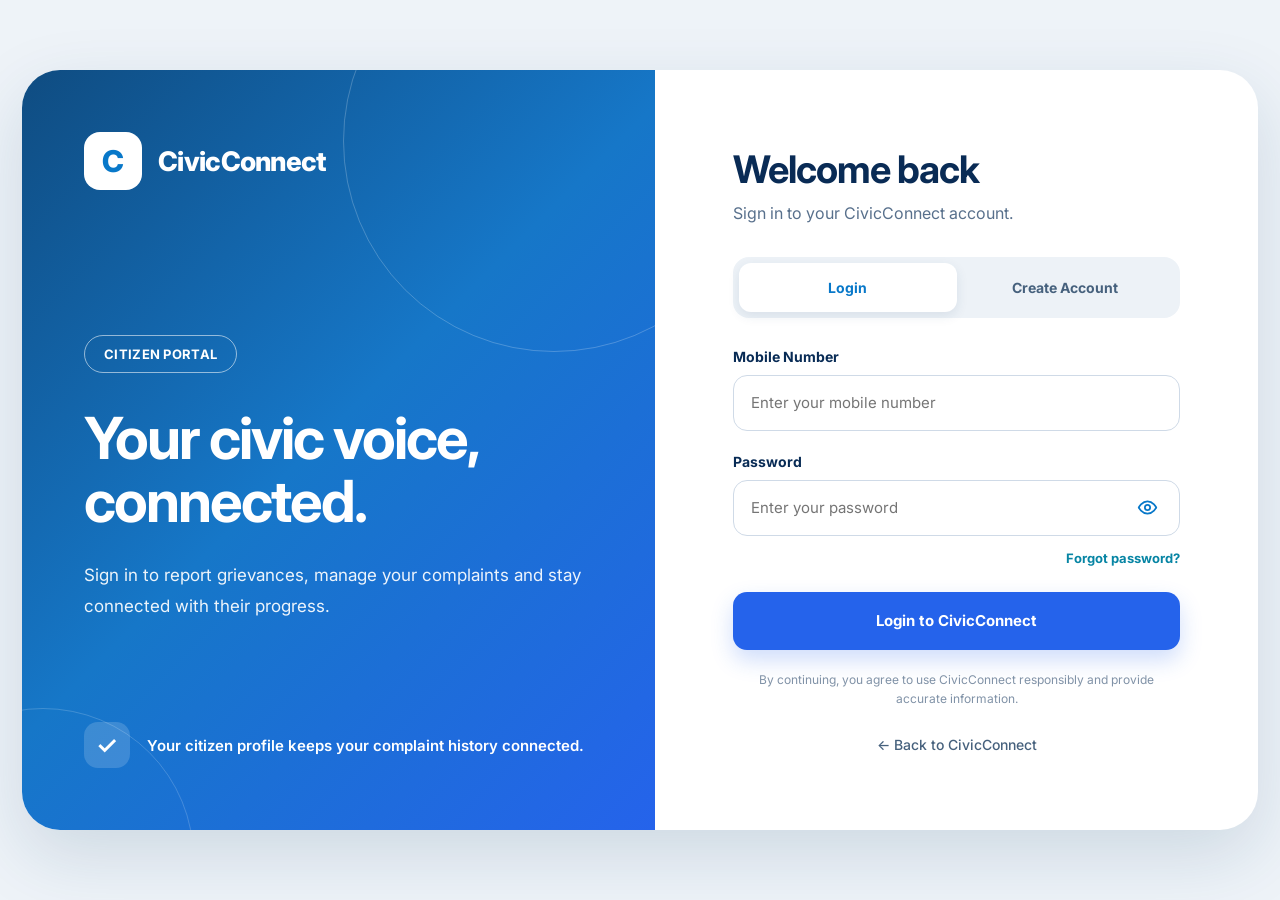
<file: CivicConnect_Final_Submission/index.html>
<!DOCTYPE html>
<html lang="en">

<head>
    <meta charset="UTF-8">
    <meta name="viewport" content="width=device-width, initial-scale=1.0">

    <title>CivicConnect - Smart Citizen Services</title>

    <link rel="preconnect" href="https://fonts.googleapis.com">
    <link rel="preconnect" href="https://fonts.gstatic.com" crossorigin>

    <link
        href="https://fonts.googleapis.com/css2?family=Inter:wght@400;500;600;700;800&display=swap"
        rel="stylesheet">

    <link rel="stylesheet" href="style.css">

    <!-- =====================================================
     LOGIN PROTECTION
     ===================================================== -->
<script>
    const civicLoggedIn =
        sessionStorage.getItem("civicconnectLoggedIn");

    if (civicLoggedIn !== "true") {
        window.location.replace("login.html");
    }
</script>

</head>

<body>

    <!-- ================= NAVBAR ================= -->

    <header class="navbar">

        <div class="logo">
            <div class="logo-icon">C</div>
            <span>CivicConnect</span>
        </div>

        <nav>
            <a href="#" class="active">Home</a>
            <a href="#report">Report Issue</a>
            <a href="#track">Track Complaint</a>
            <a href="citizen-profile.html">CITIZEN PROFILE</a>
        </nav>

    </header>


    <!-- ================= HERO ================= -->

    <section class="hero">

        <div class="hero-content">

            <div class="badge">
                Smart Governance • Citizen Services
            </div>

            <h1>
                Your Voice.<br>
                <span>Your Community. Better.</span>
            </h1>

            <p>
                Report civic issues clearly, provide the right
                information, and track your complaint from
                submission to resolution.
            </p>

            <div class="hero-buttons">

                <a href="#report" class="btn btn-primary">
                    Report an Issue
                </a>

                <a href="#track" class="btn btn-secondary">
                    Track Complaint
                </a>

            </div>

        </div>

    </section>


    <!-- ================= HOW IT WORKS ================= -->

    <section class="section">

        <div class="section-heading">

            <span class="section-label">
                HOW IT WORKS
            </span>

            <h2>
                Report. Track. Improve.
            </h2>

            <p>
                CivicConnect gives citizens a simple way to
                raise and follow civic concerns.
            </p>

        </div>


        <div class="feature-grid">

            <div class="feature-card">

                <div class="feature-number">
                    01
                </div>

                <div class="feature-icon">
                    📝
                </div>

                <h3>
                    Report
                </h3>

                <p>
                    Submit your grievance with accurate
                    details and location information.
                </p>

            </div>


            <div class="feature-card">

                <div class="feature-number">
                    02
                </div>

                <div class="feature-icon">
                    🔎
                </div>

                <h3>
                    Track
                </h3>

                <p>
                    Use your unique complaint ID to check
                    the latest status.
                </p>

            </div>


            <div class="feature-card">

                <div class="feature-number">
                    03
                </div>

                <div class="feature-icon">
                    ✓
                </div>

                <h3>
                    Improve
                </h3>

                <p>
                    Transparent reporting helps connect
                    citizens with civic action.
                </p>

            </div>

        </div>

    </section>


    <!-- ================= REPORT ================= -->

    <section class="section report-section" id="report">

        <div class="section-heading">

            <span class="section-label">
                REPORT A GRIEVANCE
            </span>

            <h2>
                Tell us what needs attention.
            </h2>

            <p>
                Provide accurate information so your grievance
                can be understood and routed appropriately.
            </p>

        </div>


        <div class="form-container">

            <form id="complaintForm">

                <!-- ================= CITIZEN ================= -->

                <div class="form-section-title">
                    Citizen Details
                </div>


                <div class="form-row">

                    <div class="form-group">

                        <label for="citizenName">
                            Citizen Name
                            <span class="required">*</span>
                        </label>

                        <input
                            type="text"
                            id="citizenName"
                            placeholder="Enter your full name"
                            required
                        >

                    </div>


                    <div class="form-group">

                        <label for="phone">
                            Phone Number
                            <span class="required">*</span>
                        </label>

                        <input
                            type="tel"
                            id="phone"
                            placeholder="Enter 10-digit mobile number"
                            maxlength="10"
                            inputmode="numeric"
                            required
                        >

                    </div>

                </div>


                <!-- ================= IDENTITY ================= -->

                <div class="form-group">

                    <label for="aadhaar">
                        Aadhaar Number
                        <span class="required">*</span>
                    </label>

                    <input
                        type="text"
                        id="aadhaar"
                        placeholder="Enter 12-digit Aadhaar number"
                        maxlength="12"
                        inputmode="numeric"
                        required
                    >

                    <small class="field-hint">
                        Used only as a citizen identity reference in this prototype.
                        Your full Aadhaar number will not be displayed in complaint tracking.
                    </small>

                </div>


                <!-- ================= LOCATION ================= -->

                <div class="form-section-title">
                    Location Details
                </div>


                <div class="form-row">

                    <div class="form-group">

                        <label for="district">
                            District
                            <span class="required">*</span>
                        </label>

                        <select id="district" required>

                            <option value="">
                                Select your district
                            </option>

                            <option>Ariyalur</option>
                            <option>Chengalpattu</option>
                            <option>Chennai</option>
                            <option>Coimbatore</option>
                            <option>Cuddalore</option>
                            <option>Dharmapuri</option>
                            <option>Dindigul</option>
                            <option>Erode</option>
                            <option>Kallakurichi</option>
                            <option>Kanchipuram</option>
                            <option>Kanniyakumari</option>
                            <option>Karur</option>
                            <option>Krishnagiri</option>
                            <option>Madurai</option>
                            <option>Mayiladuthurai</option>
                            <option>Nagapattinam</option>
                            <option>Namakkal</option>
                            <option>Nilgiris</option>
                            <option>Perambalur</option>
                            <option>Pudukkottai</option>
                            <option>Ramanathapuram</option>
                            <option>Ranipet</option>
                            <option>Salem</option>
                            <option>Sivaganga</option>
                            <option>Tenkasi</option>
                            <option>Thanjavur</option>
                            <option>Theni</option>
                            <option>Thiruvallur</option>
                            <option>Thiruvarur</option>
                            <option>Thoothukudi</option>
                            <option>Tiruchirappalli</option>
                            <option>Tirunelveli</option>
                            <option>Tirupattur</option>
                            <option>Tiruppur</option>
                            <option>Tiruvannamalai</option>
                            <option>Vellore</option>
                            <option>Viluppuram</option>
                            <option>Virudhunagar</option>

                        </select>

                    </div>


                    <div class="form-group">

                        <label>
                            Area Type
                            <span class="required">*</span>
                        </label>

                        <div class="radio-group">

                            <label class="radio-option">

                                <input
                                    type="radio"
                                    name="areaType"
                                    value="Urban"
                                    required
                                >

                                <span>Urban</span>

                            </label>


                            <label class="radio-option">

                                <input
                                    type="radio"
                                    name="areaType"
                                    value="Rural"
                                >

                                <span>Rural</span>

                            </label>

                        </div>

                    </div>

                </div>


                <!-- ================= RURAL ================= -->

                <div
                    id="ruralFields"
                    class="conditional-section hidden"
                >

                    <div class="form-row">

                        <div class="form-group">

                            <label for="block">
                                Block
                                <span class="required">*</span>
                            </label>

                            <input
                                type="text"
                                id="block"
                                placeholder="Enter your Block"
                            >

                        </div>


                        <div class="form-group">

                            <label for="panchayat">
                                Panchayat
                                <span class="required">*</span>
                            </label>

                            <input
                                type="text"
                                id="panchayat"
                                placeholder="Enter your Panchayat"
                            >

                        </div>

                    </div>

                </div>


                <!-- ================= URBAN ================= -->

                <div
                    id="urbanFields"
                    class="conditional-section hidden"
                >

                    <div class="form-row">

                        <div class="form-group">

                            <label for="municipality">
                                Municipality / Corporation
                                <span class="required">*</span>
                            </label>

                            <input
                                type="text"
                                id="municipality"
                                placeholder="Enter Municipality / Corporation"
                            >

                        </div>


                        <div class="form-group">

                            <label for="wardNumber">
                                Ward Number
                                <span class="required">*</span>
                            </label>

                            <select id="wardNumber">

                                <option value="">
                                    Select Ward
                                </option>

                                <option>Ward 1</option>
                                <option>Ward 2</option>
                                <option>Ward 3</option>
                                <option>Ward 4</option>
                                <option>Ward 5</option>
                                <option>Ward 6</option>
                                <option>Ward 7</option>
                                <option>Ward 8</option>
                                <option>Ward 9</option>
                                <option>Ward 10</option>
                                <option>Ward 11</option>
                                <option>Ward 12</option>
                                <option>Ward 13</option>
                                <option>Ward 14</option>
                                <option>Ward 15</option>
                                <option>Ward 16</option>
                                <option>Ward 17</option>
                                <option>Ward 18</option>
                                <option>Ward 19</option>
                                <option>Ward 20</option>

                            </select>

                        </div>

                    </div>

                </div>


                <!-- ================= EXACT LOCATION ================= -->

                <div class="form-group">

                    <label for="location">
                        Area / Exact Location
                        <span class="required">*</span>
                    </label>

                    <input
                        type="text"
                        id="location"
                        placeholder="Street, area, landmark or exact location"
                        required
                    >

                    <small class="field-hint">
                        Later this can be enhanced with geo-tagging / map location.
                    </small>

                </div>


                <!-- ================= GRIEVANCE TYPE ================= -->

                <div class="form-section-title">
                    Grievance Type
                </div>


                <div class="problem-type-group">

                    <label class="problem-radio">

                        <input
                            type="radio"
                            name="problemType"
                            value="Civic Grievance"
                        >

                        <div>

                            <strong>
                                Civic Grievance
                            </strong>

                            <span>
                                Local public and civic issues
                            </span>

                        </div>

                    </label>


                    <label class="problem-radio">

                        <input
                            type="radio"
                            name="problemType"
                            value="Grievance Petition"
                        >

                        <div>

                            <strong>
                                Grievance Petition
                            </strong>

                            <span>
                                District-level administrative grievances
                            </span>

                        </div>

                    </label>

                </div>


                <!-- ================= CIVIC GRIEVANCE ================= -->

                <div
                    id="civicGrievanceFields"
                    class="conditional-section hidden"
                >

                    <div class="form-group">

                        <label for="category">
                            Civic Grievance
                            <span class="required">*</span>
                        </label>

                        <select id="category">

                            <option value="">
                                Select your civic grievance
                            </option>

                            <option value="Potholes and broken roads">
                                Potholes and broken roads
                            </option>

                            <option value="Garbage and waste management">
                                Garbage and waste management
                            </option>

                            <option value="Streetlight failures">
                                Streetlight failures
                            </option>

                            <option value="Water supply issues">
                                Water supply issues
                            </option>

                            <option value="Sewage overflow and drainage">
                                Sewage overflow and drainage
                            </option>

                            <option value="Stray animal menace">
                                Stray animal menace
                            </option>

                            <option value="Encroachments">
                                Encroachments
                            </option>

                            <option value="Property tax and documentation errors">
                                Property tax and documentation errors
                            </option>

                            <option value="Mosquito breeding and public health">
                                Mosquito breeding and public health
                            </option>

                            <option value="Public parks and amenity neglect">
                                Public parks and amenity neglect
                            </option>

                            <option value="Illegal parking and traffic bottlenecks">
                                Illegal parking and traffic bottlenecks
                            </option>

                            <option value="Air and noise pollution">
                                Air and noise pollution
                            </option>

                            <option value="Broken footpaths and sidewalks">
                                Broken footpaths and sidewalks
                            </option>

                            <option value="Unauthorized tree cutting">
                                Unauthorized tree cutting
                            </option>

                            <option value="Waterlogging and flooding">
                                Waterlogging and flooding
                            </option>

                            <option value="Defective public CCTV cameras">
                                Defective public CCTV cameras
                            </option>

                            <option value="Unsafe or dilapidated buildings">
                                Unsafe or dilapidated buildings
                            </option>

                            <option value="Illegal hoardings and banners">
                                Illegal hoardings and banners
                            </option>

                            <option value="Food safety and hygiene violations">
                                Food safety and hygiene violations
                            </option>

                            <option value="Delays in birth and death registration">
                                Delays in birth and death registration
                            </option>

                        </select>

                    </div>

                </div>


                <!-- ================= GRIEVANCE PETITION ================= -->

                <div
                    id="petitionFields"
                    class="conditional-section hidden"
                >

                    <div class="form-group">

                        <label for="petitionSubject">
                            Grievance Petition
                            <span class="required">*</span>
                        </label>

                        <select id="petitionSubject">

                            <option value="">
                                Select your grievance petition
                            </option>

                            <option value="Patta Transfer and Land Record Disputes">
                                Patta Transfer and Land Record Disputes
                            </option>

                            <option value="Delay in Welfare Pension Disbursal">
                                Delay in Welfare Pension Disbursal (Old Age, Widow, or Disability Pensions)
                            </option>

                            <option value="Lack of Drinking Water and Basic Civic Infrastructure">
                                Lack of Drinking Water and Basic Civic Infrastructure
                            </option>

                            <option value="Illegal Encroachment on Government Lands or Water Bodies">
                                Illegal Encroachment on Government Lands or Water Bodies
                            </option>

                            <option value="Delay in Issuing Community, Income, or Nativity Certificates">
                                Delay in Issuing Community, Income, or Nativity Certificates
                            </option>

                            <option value="Ration Card Deletions, Additions, and PDS Shop Irregularities">
                                Ration Card Deletions, Additions, and PDS Shop Irregularities
                            </option>

                            <option value="Delayed Payments or Non-Allocation of MGNREGA Work">
                                Delayed Payments or Non-Allocation of MGNREGA Work
                            </option>

                            <option value="Applications for Free Housing Site Patta (Kudiyiruppu Patta)">
                                Applications for Free Housing Site Patta (Kudiyiruppu Patta)
                            </option>

                            <option value="Requests for Financial Assistance, Subsidized Loans, or Scholarships">
                                Requests for Financial Assistance, Subsidized Loans, or Scholarships
                            </option>

                            <option value="Appeals Against Inaction by Local Taluk or Panchayat Officials">
                                Appeals Against Inaction by Local Taluk or Panchayat Officials
                            </option>

                            <option value="Crop Damage Compensation and Weather Insurance Claims">
                                Crop Damage Compensation and Weather Insurance Claims
                            </option>

                            <option value="Pollution and Environmental Violations by Local Industries">
                                Pollution and Environmental Violations by Local Industries
                            </option>

                            <option value="Illegal Sand Mining or Soil Excavation">
                                Illegal Sand Mining or Soil Excavation
                            </option>

                            <option value="Request for Rehabilitation or Relocation Due to Natural Disasters">
                                Request for Rehabilitation or Relocation Due to Natural Disasters
                            </option>

                            <option value="Non-Functional or Damaged Streetlights and Transformers">
                                Non-Functional or Damaged Streetlights and Transformers
                            </option>

                            <option value="Stray Animal Menace and Public Health Safety Failures">
                                Stray Animal Menace and Public Health Safety Failures
                            </option>

                            <option value="Illegal Exploitation and Deepening of Groundwater Resources">
                                Illegal Exploitation and Deepening of Groundwater Resources
                            </option>

                            <option value="Inadequate Public Transportation and Missing Bus Routes">
                                Inadequate Public Transportation and Missing Bus Routes
                            </option>

                            <option value="Medical Negligence or Poor Facilities at Government Hospitals">
                                Medical Negligence or Poor Facilities at Government Hospitals
                            </option>

                            <option value="Arbitrary Fee Hikes or Admission Denials by Private Educational Institutions">
                                Arbitrary Fee Hikes or Admission Denials by Private Educational Institutions
                            </option>

                        </select>

                    </div>

                </div>


                <!-- ================= DESCRIPTION ================= -->

                <div class="form-section-title">
                    Complaint Details
                </div>


                <div class="form-group">

                    <label for="description">
                        Problem Description
                        <span class="required">*</span>
                    </label>

                    <textarea
                        id="description"
                        placeholder="Describe the problem clearly..."
                        minlength="10"
                        required
                    ></textarea>

                    <small class="field-hint">
                        Description is mandatory. Please provide at least 10 characters.
                    </small>

                </div>


                <!-- ================= EVIDENCE ================= -->

                <div class="form-group">

                    <label for="evidence">
                        Supporting Evidence
                    </label>

                    <div class="upload-box">

                        <input
                            type="file"
                            id="evidence"
                            accept="image/*,.pdf"
                            multiple
                        >

                        <div class="upload-content">

                            <div class="upload-icon">
                                📎
                            </div>

                            <strong>
                                Add photo or document
                            </strong>

                            <span>
                                JPG, PNG or PDF
                            </span>

                        </div>

                    </div>


                    <div
                        id="filePreview"
                        class="file-preview"
                    ></div>

                </div>


                <!-- ================= SUBMIT ================= -->

                <button
                    type="submit"
                    class="btn btn-primary submit-btn"
                >
                    Submit Complaint
                </button>

            </form>


            <!-- ================= SUCCESS ================= -->

            <div
                id="successMessage"
                class="success-message hidden"
            >

                <div class="success-icon">
                    ✓
                </div>

                <h3>
                    Complaint Submitted Successfully
                </h3>

                <p>
                    Your complaint ID is
                </p>

                <div
                    id="generatedId"
                    class="complaint-id"
                >
                    CC001
                </div>

                <p class="success-note">
                    Save this ID to track your complaint.
                </p>

                <button
                    type="button"
                    class="btn btn-secondary"
                    onclick="resetComplaintForm()"
                >
                    Submit Another Complaint
                </button>

            </div>

        </div>

    </section>


    <!-- ================= TRACK ================= -->

    <section
        class="section track-section"
        id="track"
    >

        <div class="section-heading">

            <span class="section-label">
                TRACK COMPLAINT
            </span>

            <h2>
                Know where your complaint stands.
            </h2>

            <p>
                Enter your complaint ID to view its latest status.
            </p>

        </div>


        <div class="tracking-card">

            <div class="tracking-input">

                <input
                    type="text"
                    id="trackingId"
                    placeholder="Enter Complaint ID e.g. CC001"
                    autocomplete="off"
                >

                <button
                    type="button"
                    class="btn btn-primary"
                    onclick="trackComplaint()"
                >
                    Track Complaint
                </button>

            </div>


            <div
                id="trackingError"
                class="error hidden"
            ></div>


            <div
                id="trackingResult"
                class="tracking-result hidden"
            >

                <div class="tracking-header">

                    <div>

                        <span class="result-label">
                            COMPLAINT ID
                        </span>

                        <h3 id="displayTrackingId">
                            CC001
                        </h3>

                    </div>


                    <span
                        id="statusBadge"
                        class="status-badge"
                    >
                        Submitted
                    </span>

                </div>


                <div class="status-line">

                    <div class="status-step">

                        <div class="step-circle">
                            1
                        </div>

                        <div class="status-line-item">
                            Submitted
                        </div>

                    </div>


                    <div class="status-step">

                        <div class="step-circle">
                            2
                        </div>

                        <div class="status-line-item">
                            In Progress
                        </div>

                    </div>


                    <div class="status-step">

                        <div class="step-circle">
                            3
                        </div>

                        <div class="status-line-item">
                            Resolved
                        </div>

                    </div>

                </div>

            </div>


            <p class="sample-note">
                Example: CC001
            </p>

        </div>

    </section>


    <!-- ================= FOOTER ================= -->

    <footer>

        <div class="footer-content">

            <div class="footer-brand">

                <div class="logo">

                    <div class="logo-icon">
                        C
                    </div>

                    <span>
                        CivicConnect
                    </span>

                </div>

                <p>
                    Smart citizen services for a more
                    connected community.
                </p>

            </div>


            <div class="footer-links">

                <a href="#">
                    Home
                </a>

                <a href="#report">
                    Report Issue
                </a>

                <a href="#track">
                    Track Complaint
                </a>

            </div>

        </div>


        <div class="footer-bottom">

            <span>
                © 2026 CivicConnect
            </span>

            <span>
                Built for smarter civic participation.
            </span>

        </div>

    </footer>


    <script src="script.js"></script>

</body>

</html>
</file>
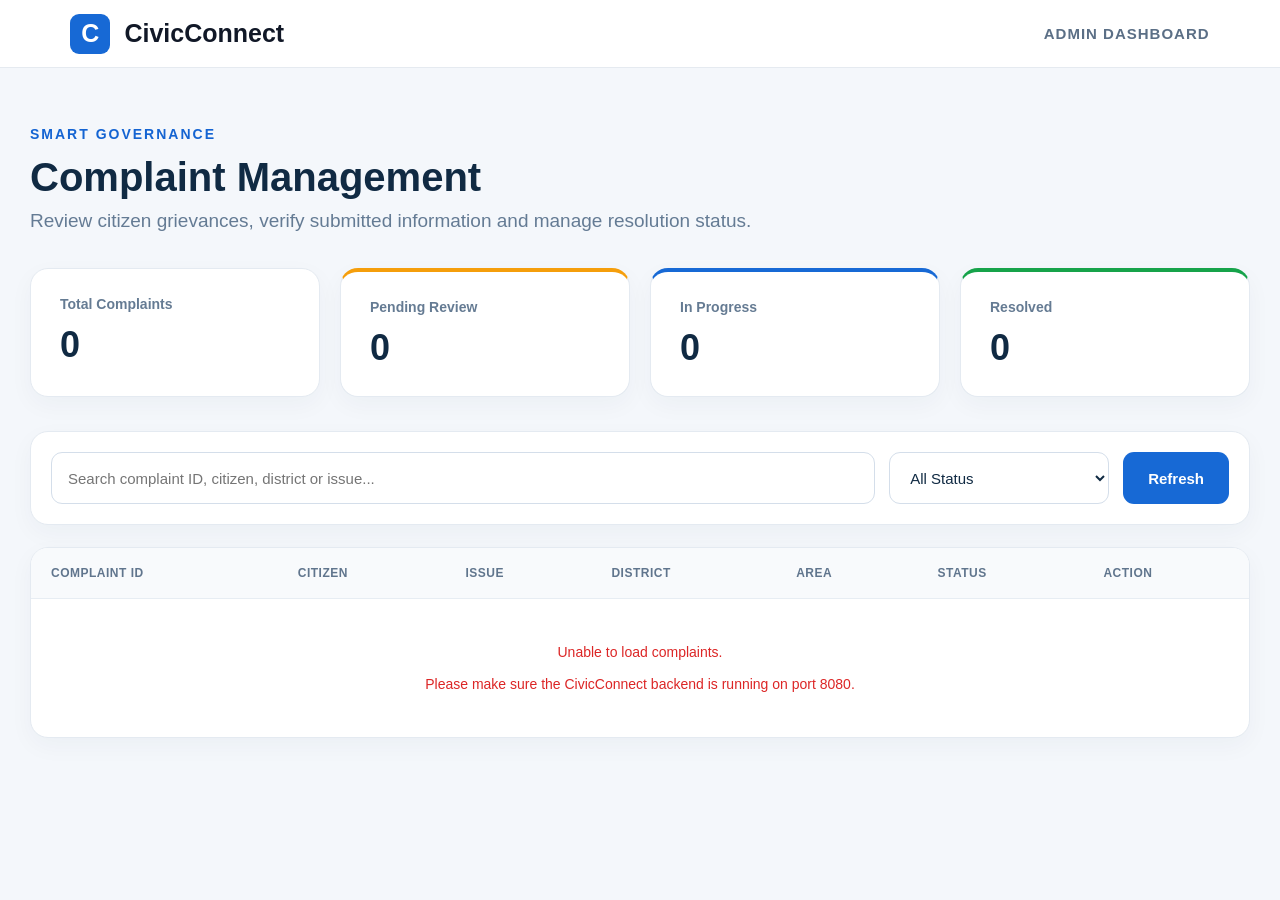
<file: admin.html>
<!DOCTYPE html>
<html lang="en">

<head>
    <meta charset="UTF-8">
    <meta name="viewport" content="width=device-width, initial-scale=1.0">

    <title>CivicConnect - Admin Dashboard</title>

    <style>
        * {
            box-sizing: border-box;
            margin: 0;
            padding: 0;
        }

        body {
            font-family: Arial, Helvetica, sans-serif;
            background: #f4f7fb;
            color: #102a43;
        }

        /* ================= HEADER ================= */

        header {
            height: 68px;
            background: #ffffff;
            border-bottom: 1px solid #e5eaf0;
            display: flex;
            align-items: center;
            justify-content: space-between;
            padding: 0 5.5%;
        }

        .brand {
            display: flex;
            align-items: center;
            gap: 14px;
            font-size: 25px;
            font-weight: 700;
            color: #111827;
        }

        .brand-icon {
            width: 40px;
            height: 40px;
            background: #1769d5;
            color: white;
            border-radius: 9px;
            display: flex;
            align-items: center;
            justify-content: center;
            font-size: 25px;
            font-weight: 700;
        }

        .admin-label {
            font-size: 15px;
            font-weight: 700;
            letter-spacing: 1px;
            color: #5b6f86;
        }

        /* ================= MAIN ================= */

        main {
            max-width: 1320px;
            margin: 0 auto;
            padding: 58px 30px 70px;
        }

        .eyebrow {
            color: #1464d2;
            font-size: 14px;
            font-weight: 800;
            letter-spacing: 2px;
            margin-bottom: 12px;
        }

        h1 {
            font-size: 40px;
            line-height: 1.15;
            margin-bottom: 10px;
            color: #102a43;
        }

        .subtitle {
            color: #647b94;
            font-size: 19px;
            margin-bottom: 36px;
        }

        /* ================= STAT CARDS ================= */

        .stats {
            display: grid;
            grid-template-columns: repeat(4, 1fr);
            gap: 20px;
            margin-bottom: 34px;
        }

        .stat-card {
            background: white;
            border: 1px solid #e4eaf1;
            border-radius: 18px;
            padding: 27px 29px;
            box-shadow: 0 8px 25px rgba(16, 42, 67, 0.04);
        }

        .stat-title {
            color: #657b93;
            font-size: 14px;
            font-weight: 600;
            margin-bottom: 12px;
        }

        .stat-number {
            font-size: 36px;
            font-weight: 800;
            color: #102a43;
        }

        .stat-card.pending {
            border-top: 4px solid #f59e0b;
        }

        .stat-card.progress {
            border-top: 4px solid #1769d5;
        }

        .stat-card.resolved {
            border-top: 4px solid #16a34a;
        }

        /* ================= TOOLBAR ================= */

        .toolbar {
            background: white;
            border: 1px solid #e4eaf1;
            border-radius: 18px;
            padding: 20px;
            display: grid;
            grid-template-columns: 1fr 220px auto;
            gap: 14px;
            margin-bottom: 22px;
            box-shadow: 0 8px 25px rgba(16, 42, 67, 0.04);
        }

        .search,
        .filter {
            height: 52px;
            border: 1px solid #d4deea;
            border-radius: 11px;
            padding: 0 16px;
            font-size: 15px;
            outline: none;
            background: white;
            color: #102a43;
        }

        .search:focus,
        .filter:focus {
            border-color: #1769d5;
            box-shadow: 0 0 0 3px rgba(23, 105, 213, 0.10);
        }

        .refresh-btn {
            height: 52px;
            padding: 0 25px;
            border: none;
            border-radius: 11px;
            background: #1769d5;
            color: white;
            font-size: 15px;
            font-weight: 700;
            cursor: pointer;
        }

        .refresh-btn:hover {
            background: #1258b3;
        }

        /* ================= TABLE ================= */

        .table-card {
            background: white;
            border: 1px solid #e4eaf1;
            border-radius: 18px;
            overflow: hidden;
            box-shadow: 0 8px 25px rgba(16, 42, 67, 0.04);
        }

        .table-wrapper {
            overflow-x: auto;
        }

        table {
            width: 100%;
            border-collapse: collapse;
            min-width: 1000px;
        }

        th {
            background: #f8fafc;
            color: #60758d;
            text-transform: uppercase;
            font-size: 12px;
            letter-spacing: .5px;
            padding: 18px 20px;
            text-align: left;
            border-bottom: 1px solid #e7edf3;
        }

        td {
            padding: 19px 20px;
            border-bottom: 1px solid #edf1f5;
            font-size: 14px;
            vertical-align: middle;
        }

        tr:last-child td {
            border-bottom: none;
        }

        .complaint-id {
            color: #1769d5;
            font-weight: 800;
            font-size: 15px;
        }

        .citizen-name {
            font-weight: 700;
            color: #172b4d;
        }

        .issue-title {
            max-width: 280px;
            color: #536b84;
            line-height: 1.45;
        }

        .area-text {
            color: #536b84;
        }

        /* ================= STATUS ================= */

        .status-select {
            min-width: 145px;
            height: 40px;
            border: 1px solid #d6e0eb;
            border-radius: 9px;
            padding: 0 10px;
            background: white;
            font-weight: 700;
            cursor: pointer;
        }

        .status-select.pending {
            color: #a16207;
        }

        .status-select.progress {
            color: #1769d5;
        }

        .status-select.resolved {
            color: #15803d;
        }

        .view-btn {
            border: none;
            background: #edf4ff;
            color: #1769d5;
            padding: 11px 18px;
            border-radius: 9px;
            font-weight: 700;
            cursor: pointer;
        }

        .view-btn:hover {
            background: #dceaff;
        }

        .empty {
            padding: 60px 20px;
            text-align: center;
            color: #71859a;
            font-size: 16px;
        }

        /* ================= MODAL ================= */

        .modal {
            position: fixed;
            inset: 0;
            background: rgba(15, 31, 48, 0.55);
            display: none;
            align-items: center;
            justify-content: center;
            padding: 25px;
            z-index: 1000;
        }

        .modal.show {
            display: flex;
        }

        .modal-card {
            width: 100%;
            max-width: 850px;
            max-height: 92vh;
            overflow-y: auto;
            background: white;
            border-radius: 20px;
            box-shadow: 0 25px 80px rgba(0, 0, 0, .22);
        }

        .modal-header {
            padding: 25px 28px;
            border-bottom: 1px solid #e8edf2;
            display: flex;
            justify-content: space-between;
            align-items: center;
            position: sticky;
            top: 0;
            background: white;
            z-index: 2;
        }

        .modal-header h2 {
            font-size: 23px;
            color: #102a43;
        }

        .modal-id {
            color: #1769d5;
            font-size: 14px;
            font-weight: 800;
            margin-top: 4px;
        }

        .close-btn {
            width: 38px;
            height: 38px;
            border: none;
            border-radius: 50%;
            background: #f1f5f9;
            color: #52677d;
            font-size: 25px;
            cursor: pointer;
        }

        .close-btn:hover {
            background: #e5ebf2;
        }

        .modal-body {
            padding: 28px;
        }

        /* ================= DETAIL SECTIONS ================= */

        .detail-section {
            margin-bottom: 28px;
        }

        .detail-section:last-child {
            margin-bottom: 0;
        }

        .section-title {
            color: #1769d5;
            font-size: 13px;
            font-weight: 800;
            text-transform: uppercase;
            letter-spacing: 1px;
            padding-bottom: 10px;
            border-bottom: 1px solid #e5ebf1;
            margin-bottom: 17px;
        }

        .detail-grid {
            display: grid;
            grid-template-columns: repeat(2, 1fr);
            gap: 15px;
        }

        .detail-item {
            background: #f8fafc;
            border: 1px solid #e7edf3;
            border-radius: 11px;
            padding: 14px 16px;
        }

        .detail-label {
            font-size: 11px;
            color: #71859a;
            font-weight: 700;
            text-transform: uppercase;
            letter-spacing: .5px;
            margin-bottom: 6px;
        }

        .detail-value {
            font-size: 14px;
            color: #1f344d;
            font-weight: 600;
            line-height: 1.5;
            word-break: break-word;
        }

        .full-width {
            grid-column: 1 / -1;
        }

        .description-box {
            background: #f8fafc;
            border: 1px solid #e7edf3;
            border-radius: 12px;
            padding: 18px;
            color: #334e68;
            line-height: 1.65;
            font-size: 14px;
            white-space: pre-wrap;
        }

        /* ================= STATUS ACTION ================= */

        .action-box {
            background: #f4f8ff;
            border: 1px solid #d9e7fb;
            border-radius: 14px;
            padding: 20px;
        }

        .action-row {
            display: grid;
            grid-template-columns: 1fr auto;
            gap: 14px;
            align-items: center;
        }

        .modal-status {
            height: 48px;
            border: 1px solid #ccd9e7;
            border-radius: 10px;
            padding: 0 14px;
            background: white;
            font-weight: 700;
            color: #17324d;
        }

        .update-btn {
            height: 48px;
            border: none;
            border-radius: 10px;
            padding: 0 24px;
            background: #1769d5;
            color: white;
            font-weight: 700;
            cursor: pointer;
        }

        .update-btn:hover {
            background: #1258b3;
        }

        .update-message {
            margin-top: 12px;
            font-size: 13px;
            font-weight: 600;
            display: none;
        }

        .update-message.success {
            display: block;
            color: #15803d;
        }

        .update-message.error {
            display: block;
            color: #dc2626;
        }

        /* ================= EVIDENCE ================= */

        .evidence-box {
            background: #f8fafc;
            border: 1px solid #e7edf3;
            border-radius: 14px;
            padding: 18px;
        }

        .evidence-meta {
            display: flex;
            align-items: center;
            justify-content: space-between;
            gap: 12px;
            flex-wrap: wrap;
            margin-bottom: 14px;
        }

        .evidence-type {
            display: inline-flex;
            align-items: center;
            gap: 8px;
            padding: 8px 12px;
            border-radius: 999px;
            background: #edf4ff;
            color: #1769d5;
            font-size: 12px;
            font-weight: 800;
            text-transform: uppercase;
            letter-spacing: .5px;
        }

        .evidence-name {
            color: #60758d;
            font-size: 13px;
            word-break: break-all;
        }

        .evidence-image {
            display: block;
            width: 100%;
            max-height: 420px;
            object-fit: contain;
            border: 1px solid #dbe4ee;
            border-radius: 12px;
            background: #eef3f8;
            cursor: zoom-in;
        }

        .evidence-actions {
            display: flex;
            gap: 10px;
            flex-wrap: wrap;
            margin-top: 14px;
        }

        .evidence-btn {
            display: inline-flex;
            align-items: center;
            justify-content: center;
            min-height: 42px;
            padding: 0 16px;
            border: none;
            border-radius: 9px;
            background: #1769d5;
            color: white;
            font-size: 13px;
            font-weight: 700;
            text-decoration: none;
            cursor: pointer;
        }

        .evidence-btn.secondary {
            background: #edf4ff;
            color: #1769d5;
        }

        .evidence-empty {
            color: #71859a;
            font-size: 14px;
            line-height: 1.6;
        }

        /* ================= RESPONSIVE ================= */

        @media (max-width: 900px) {
            .stats {
                grid-template-columns: repeat(2, 1fr);
            }

            .toolbar {
                grid-template-columns: 1fr;
            }

            main {
                padding: 40px 18px;
            }

            h1 {
                font-size: 32px;
            }
        }

        @media (max-width: 600px) {
            header {
                padding: 0 18px;
            }

            .brand {
                font-size: 20px;
            }

            .admin-label {
                font-size: 11px;
            }

            .stats {
                grid-template-columns: 1fr;
            }

            .detail-grid {
                grid-template-columns: 1fr;
            }

            .full-width {
                grid-column: auto;
            }

            .action-row {
                grid-template-columns: 1fr;
            }

            .modal-body {
                padding: 20px;
            }
        }
    </style>
</head>

<body>

    <!-- ================= HEADER ================= -->

    <header>

        <div class="brand">
            <div class="brand-icon">C</div>
            CivicConnect
        </div>

        <div class="admin-label">
            ADMIN DASHBOARD
        </div>

    </header>


    <!-- ================= MAIN ================= -->

    <main>

        <div class="eyebrow">
            SMART GOVERNANCE
        </div>

        <h1>
            Complaint Management
        </h1>

        <p class="subtitle">
            Review citizen grievances, verify submitted information and manage resolution status.
        </p>


        <!-- ================= STATS ================= -->

        <section class="stats">

            <div class="stat-card">
                <div class="stat-title">
                    Total Complaints
                </div>

                <div class="stat-number" id="totalCount">
                    0
                </div>
            </div>


            <div class="stat-card pending">
                <div class="stat-title">
                    Pending Review
                </div>

                <div class="stat-number" id="pendingCount">
                    0
                </div>
            </div>


            <div class="stat-card progress">
                <div class="stat-title">
                    In Progress
                </div>

                <div class="stat-number" id="progressCount">
                    0
                </div>
            </div>


            <div class="stat-card resolved">
                <div class="stat-title">
                    Resolved
                </div>

                <div class="stat-number" id="resolvedCount">
                    0
                </div>
            </div>

        </section>


        <!-- ================= SEARCH ================= -->

        <section class="toolbar">

            <input
                type="text"
                id="searchInput"
                class="search"
                placeholder="Search complaint ID, citizen, district or issue..."
            >

            <select id="statusFilter" class="filter">

                <option value="All">
                    All Status
                </option>

                <option value="Pending">
                    Pending
                </option>

                <option value="In Progress">
                    In Progress
                </option>

                <option value="Resolved">
                    Resolved
                </option>

            </select>

            <button
                class="refresh-btn"
                onclick="loadComplaints()"
            >
                Refresh
            </button>

        </section>


        <!-- ================= TABLE ================= -->

        <section class="table-card">

            <div class="table-wrapper">

                <table>

                    <thead>

                        <tr>

                            <th>
                                Complaint ID
                            </th>

                            <th>
                                Citizen
                            </th>

                            <th>
                                Issue
                            </th>

                            <th>
                                District
                            </th>

                            <th>
                                Area
                            </th>

                            <th>
                                Status
                            </th>

                            <th>
                                Action
                            </th>

                        </tr>

                    </thead>


                    <tbody id="complaintsTable">

                    </tbody>

                </table>

            </div>


            <div
                class="empty"
                id="emptyMessage"
                style="display:none;"
            >
                No complaints found.
            </div>

        </section>

    </main>


    <!-- ================= DETAILS MODAL ================= -->

    <div
        class="modal"
        id="detailModal"
        onclick="closeModalOutside(event)"
    >

        <div
            class="modal-card"
            onclick="event.stopPropagation()"
        >

            <div class="modal-header">

                <div>

                    <h2>
                        Complaint Details
                    </h2>

                    <div
                        class="modal-id"
                        id="modalComplaintId"
                    >
                    </div>

                </div>

                <button
                    class="close-btn"
                    onclick="closeModal()"
                >
                    ×
                </button>

            </div>


            <div
                class="modal-body"
                id="detailContent"
            >
            </div>

        </div>

    </div>


    <!-- ================= JAVASCRIPT ================= -->

    <script>

        /* =====================================================
           RAILWAY API
        ===================================================== */

        const API_URL =
            (location.hostname === "localhost" ||
             location.hostname === "127.0.0.1")
                ? "http://localhost:8080/api/complaints"
                : "https://civicconnect-prototype-production.up.railway.app/api/complaints";


        let complaints = [];

        let selectedComplaint = null;


        /* =====================================================
           LOAD COMPLAINTS
        ===================================================== */

        async function loadComplaints() {

            const table =
                document.getElementById("complaintsTable");

            table.innerHTML = `
                <tr>
                    <td colspan="7"
                        style="text-align:center;padding:45px;color:#647b94;">
                        Loading complaints...
                    </td>
                </tr>
            `;

            try {

                const response =
                    await fetch(API_URL + "?t=" + Date.now(), {
                        method: "GET",
                        cache: "no-store",
                        headers: {
                            "Accept": "application/json"
                        }
                    });

                if (!response.ok) {
                    throw new Error(
                        "Server returned " + response.status
                    );
                }

                const data =
                    await response.json();

                if (!Array.isArray(data)) {
                    throw new Error(
                        "Invalid complaint data received from server."
                    );
                }

                complaints = data;

                console.log(
                    "CivicConnect admin: loaded",
                    complaints.length,
                    "complaints"
                );

                console.log(
                    "Complaint IDs:",
                    complaints.map(function (complaint) {
                        return complaint.complaintId;
                    })
                );

                updateStats();
                renderComplaints();

            } catch (error) {

                console.error(
                    "CivicConnect admin load error:",
                    error
                );

                table.innerHTML = `
                    <tr>
                        <td colspan="7"
                            style="text-align:center;padding:45px;color:#dc2626;">
                            Unable to load complaints.<br><br>
                            Please make sure the CivicConnect backend is running on port 8080.
                        </td>
                    </tr>
                `;

            }

        }

        /* =====================================================
           STATISTICS
        ===================================================== */

        function updateStats() {

            let pending = 0;
            let progress = 0;
            let resolved = 0;


            complaints.forEach(function (complaint) {

                const status =
                    complaint.status || "Pending";


                if (status === "Pending") {

                    pending++;

                } else if (status === "In Progress") {

                    progress++;

                } else if (status === "Resolved") {

                    resolved++;

                }

            });


            document.getElementById("totalCount")
                .textContent = complaints.length;

            document.getElementById("pendingCount")
                .textContent = pending;

            document.getElementById("progressCount")
                .textContent = progress;

            document.getElementById("resolvedCount")
                .textContent = resolved;

        }


        /* =====================================================
           RENDER COMPLAINTS
        ===================================================== */

        function renderComplaints() {

            const table =
                document.getElementById("complaintsTable");

            const empty =
                document.getElementById("emptyMessage");


            const search =
                document.getElementById("searchInput")
                    .value
                    .trim()
                    .toLowerCase();


            const filter =
                document.getElementById("statusFilter")
                    .value;


            const filtered =
                complaints.filter(function (complaint) {

                    const status =
                        complaint.status || "Pending";


                    const searchableText = (

                        (complaint.complaintId || "") + " " +
                        (complaint.name || "") + " " +
                        (complaint.district || "") + " " +
                        (complaint.category || "") + " " +
                        (complaint.location || "") + " " +
                        (complaint.grievanceType || "") + " " +
                        (complaint.petitionSubject || "")

                    ).toLowerCase();


                    const matchesSearch =
                        searchableText.includes(search);


                    const matchesFilter =
                        filter === "All" ||
                        status === filter;


                    return matchesSearch && matchesFilter;

                });


            table.innerHTML = "";


            if (filtered.length === 0) {

                empty.style.display = "block";

                return;

            }


            empty.style.display = "none";


            filtered.forEach(function (complaint) {

                const row =
                    document.createElement("tr");


                const status =
                    complaint.status || "Pending";


                let statusClass = "pending";

                if (status === "In Progress") {
                    statusClass = "progress";
                }

                if (status === "Resolved") {
                    statusClass = "resolved";
                }


                const issue =
                    complaint.grievanceType === "Grievance Petition"
                        ? (
                            complaint.petitionSubject ||
                            complaint.category ||
                            "Grievance Petition"
                        )
                        : (
                            complaint.category ||
                            "Civic Grievance"
                        );


                const area =
                    complaint.areaType
                        ? complaint.areaType
                        : "—";


                row.innerHTML = `

                    <td>
                        <div class="complaint-id">
                            ${escapeHtml(
                                complaint.complaintId || "—"
                            )}
                        </div>
                    </td>


                    <td>
                        <div class="citizen-name">
                            ${escapeHtml(
                                complaint.name || "—"
                            )}
                        </div>
                    </td>


                    <td>
                        <div class="issue-title">
                            ${escapeHtml(issue)}
                        </div>
                    </td>


                    <td>
                        ${escapeHtml(
                            complaint.district || "—"
                        )}
                    </td>


                    <td>
                        <div class="area-text">
                            ${escapeHtml(area)}
                        </div>
                    </td>


                    <td>

                        <select
                            class="status-select ${statusClass}"
                            onchange="quickUpdateStatus(
                                ${complaint.id},
                                this.value
                            )"
                        >

                            <option
                                value="Pending"
                                ${status === "Pending" ? "selected" : ""}
                            >
                                Pending
                            </option>

                            <option
                                value="In Progress"
                                ${status === "In Progress" ? "selected" : ""}
                            >
                                In Progress
                            </option>

                            <option
                                value="Resolved"
                                ${status === "Resolved" ? "selected" : ""}
                            >
                                Resolved
                            </option>

                        </select>

                    </td>


                    <td>

                        <button
                            class="view-btn"
                            onclick="viewComplaint(${complaint.id})"
                        >
                            View
                        </button>

                    </td>

                `;


                table.appendChild(row);

            });

        }


        /* =====================================================
           VIEW COMPLAINT
        ===================================================== */

        function viewComplaint(databaseId) {

            selectedComplaint =
                complaints.find(function (complaint) {

                    return Number(complaint.id) ===
                        Number(databaseId);

                });


            if (!selectedComplaint) {
                return;
            }


            const complaint =
                selectedComplaint;


            document.getElementById(
                "modalComplaintId"
            ).textContent =
                complaint.complaintId || "Complaint";


            const areaType =
                complaint.areaType || "";


            let areaDetails = "";


            if (
                areaType.toLowerCase() === "rural"
            ) {

                areaDetails = `

                    <div class="detail-item">
                        <div class="detail-label">
                            Area Type
                        </div>
                        <div class="detail-value">
                            Rural
                        </div>
                    </div>

                    <div class="detail-item">
                        <div class="detail-label">
                            Block
                        </div>
                        <div class="detail-value">
                            ${displayValue(complaint.blockName)}
                        </div>
                    </div>

                    <div class="detail-item">
                        <div class="detail-label">
                            Panchayat
                        </div>
                        <div class="detail-value">
                            ${displayValue(complaint.panchayat)}
                        </div>
                    </div>

                `;

            } else if (
                areaType.toLowerCase() === "urban"
            ) {

                areaDetails = `

                    <div class="detail-item">
                        <div class="detail-label">
                            Area Type
                        </div>
                        <div class="detail-value">
                            Urban
                        </div>
                    </div>

                    <div class="detail-item">
                        <div class="detail-label">
                            Municipality
                        </div>
                        <div class="detail-value">
                            ${displayValue(complaint.municipality)}
                        </div>
                    </div>

                    <div class="detail-item">
                        <div class="detail-label">
                            Ward Number
                        </div>
                        <div class="detail-value">
                            ${displayValue(complaint.wardNumber)}
                        </div>
                    </div>

                `;

            } else {

                areaDetails = `

                    <div class="detail-item">
                        <div class="detail-label">
                            Area Type
                        </div>
                        <div class="detail-value">
                            Not specified
                        </div>
                    </div>

                `;

            }


            const grievanceType =
                complaint.grievanceType ||
                "Civic Grievance";


            const issueLabel =
                grievanceType === "Grievance Petition"
                    ? "Petition Subject"
                    : "Civic Category";


            const issueValue =
                grievanceType === "Grievance Petition"
                    ? (
                        complaint.petitionSubject ||
                        complaint.category
                    )
                    : complaint.category;


            document.getElementById(
                "detailContent"
            ).innerHTML = `


                <!-- CITIZEN -->

                <section class="detail-section">

                    <div class="section-title">
                        Citizen Information
                    </div>


                    <div class="detail-grid">

                        <div class="detail-item">

                            <div class="detail-label">
                                Citizen Name
                            </div>

                            <div class="detail-value">
                                ${displayValue(
                                    complaint.name
                                )}
                            </div>

                        </div>


                        <div class="detail-item">

                            <div class="detail-label">
                                Phone Number
                            </div>

                            <div class="detail-value">
                                ${displayValue(
                                    complaint.phone
                                )}
                            </div>

                        </div>

                    </div>

                </section>


                <!-- LOCATION -->

                <section class="detail-section">

                    <div class="section-title">
                        Location Details
                    </div>


                    <div class="detail-grid">

                        <div class="detail-item">

                            <div class="detail-label">
                                District
                            </div>

                            <div class="detail-value">
                                ${displayValue(
                                    complaint.district
                                )}
                            </div>

                        </div>

                        ${areaDetails}


                        <div class="detail-item full-width">

                            <div class="detail-label">
                                Exact Location
                            </div>

                            <div class="detail-value">
                                ${displayValue(
                                    complaint.location
                                )}
                            </div>

                        </div>

                    </div>

                </section>


                <!-- GRIEVANCE -->

                <section class="detail-section">

                    <div class="section-title">
                        Grievance Details
                    </div>


                    <div class="detail-grid">

                        <div class="detail-item">

                            <div class="detail-label">
                                Grievance Type
                            </div>

                            <div class="detail-value">
                                ${displayValue(
                                    grievanceType
                                )}
                            </div>

                        </div>


                        <div class="detail-item">

                            <div class="detail-label">
                                ${issueLabel}
                            </div>

                            <div class="detail-value">
                                ${displayValue(
                                    issueValue
                                )}
                            </div>

                        </div>


                        <div class="detail-item full-width">

                            <div class="detail-label">
                                Problem Description
                            </div>

                            <div class="description-box">
                                ${escapeHtml(
                                    complaint.description ||
                                    "No description provided."
                                )}
                            </div>

                        </div>

                    </div>

                </section>


                <!-- EVIDENCE / ATTACHMENTS -->

                <section class="detail-section">
                    <div class="section-title">
                        Evidence / Attachments
                    </div>

                    <div class="evidence-box">
                        ${renderEvidence(complaint)}
                    </div>
                </section>


                <!-- SUBMISSION -->

                <section class="detail-section">

                    <div class="section-title">
                        Submission Information
                    </div>


                    <div class="detail-grid">

                        <div class="detail-item">

                            <div class="detail-label">
                                Complaint ID
                            </div>

                            <div class="detail-value">
                                ${displayValue(
                                    complaint.complaintId
                                )}
                            </div>

                        </div>


                        <div class="detail-item">

                            <div class="detail-label">
                                Submitted On
                            </div>

                            <div class="detail-value">
                                ${formatDate(
                                    complaint.createdAt
                                )}
                            </div>

                        </div>

                    </div>

                </section>


                <!-- ADMIN ACTION -->

                <section class="detail-section">

                    <div class="section-title">
                        Admin Action
                    </div>


                    <div class="action-box">

                        <div class="action-row">

                            <select
                                id="modalStatus"
                                class="modal-status"
                            >

                                <option
                                    value="Pending"
                                    ${complaint.status === "Pending" ? "selected" : ""}
                                >
                                    Pending
                                </option>

                                <option
                                    value="In Progress"
                                    ${complaint.status === "In Progress" ? "selected" : ""}
                                >
                                    In Progress
                                </option>

                                <option
                                    value="Resolved"
                                    ${complaint.status === "Resolved" ? "selected" : ""}
                                >
                                    Resolved
                                </option>

                            </select>


                            <button
                                class="update-btn"
                                onclick="updateModalStatus()"
                            >
                                Update Status
                            </button>

                        </div>


                        <div
                            id="updateMessage"
                            class="update-message"
                        >
                        </div>

                    </div>

                </section>

            `;


            document.getElementById(
                "detailModal"
            ).classList.add("show");

        }


        /* =====================================================
           UPDATE STATUS FROM MODAL
        ===================================================== */

        async function updateModalStatus() {

            if (!selectedComplaint) {
                return;
            }


            const status =
                document.getElementById(
                    "modalStatus"
                ).value;


            const message =
                document.getElementById(
                    "updateMessage"
                );


            message.className =
                "update-message";


            message.textContent =
                "Updating status...";


            message.classList.add(
                "success"
            );


            try {

                await sendStatusUpdate(
                    selectedComplaint.id,
                    status
                );


                selectedComplaint.status =
                    status;


                updateStats();

                renderComplaints();


                message.textContent =
                    "Status updated successfully.";

                message.className =
                    "update-message success";


            } catch (error) {

                console.error(error);

                message.textContent =
                    "Unable to update status. Please try again.";

                message.className =
                    "update-message error";

            }

        }


        /* =====================================================
           QUICK STATUS UPDATE
        ===================================================== */

        async function quickUpdateStatus(
            databaseId,
            status
        ) {

            try {

                await sendStatusUpdate(
                    databaseId,
                    status
                );


                const complaint =
                    complaints.find(function (item) {

                        return Number(item.id) ===
                            Number(databaseId);

                    });


                if (complaint) {

                    complaint.status =
                        status;

                }


                updateStats();

                renderComplaints();


            } catch (error) {

                console.error(error);

                alert(
                    "Unable to update status. Please try again."
                );

                renderComplaints();

            }

        }


        /* =====================================================
           SEND STATUS UPDATE
        ===================================================== */

        async function sendStatusUpdate(
            databaseId,
            status
        ) {

            const response =
                await fetch(
                    API_URL + "/" +
                    databaseId +
                    "/status",
                    {

                        method: "PUT",

                        headers: {
                            "Content-Type":
                                "application/x-www-form-urlencoded"
                        },

                        body:
                            new URLSearchParams({
                                status: status
                            })

                    }
                );


            if (!response.ok) {

                const text =
                    await response.text();

                throw new Error(
                    text ||
                    "Status update failed"
                );

            }


            return response.json();

        }


        /* =====================================================
           CLOSE MODAL
        ===================================================== */

        function closeModal() {

            document.getElementById(
                "detailModal"
            ).classList.remove("show");

            selectedComplaint =
                null;

        }


        function closeModalOutside(event) {

            if (
                event.target.id ===
                "detailModal"
            ) {

                closeModal();

            }

        }


        /* =====================================================
           HELPERS
        ===================================================== */

        /* =====================================================
           EVIDENCE HELPERS
        ===================================================== */

        function getEvidenceUrl(fileName) {
            if (!fileName) {
                return "";
            }

            const cleanFileName = String(fileName)
                .replace(/\\/g, "/")
                .split("/")
                .pop();

            if (!cleanFileName) {
                return "";
            }

            const apiBase = API_URL.replace(
                /\/api\/complaints\/?$/i,
                ""
            );

            return apiBase + "/uploads/" +
                encodeURIComponent(cleanFileName);
        }

        function renderEvidence(complaint) {
            const evidenceType = String(
                complaint.evidenceType || ""
            ).trim().toUpperCase();

            const evidenceFile = String(
                complaint.evidenceFile || ""
            ).trim();

            if (!evidenceFile) {
                return `
                    <div class="evidence-empty">
                        No evidence or attachment was submitted with this complaint.
                    </div>
                `;
            }

            const evidenceUrl = getEvidenceUrl(evidenceFile);
            const safeName = escapeHtml(
                evidenceFile.split(/[/\\]/).pop()
            );

            if (evidenceType === "IMAGE") {
                return `
                    <div class="evidence-meta">
                        <span class="evidence-type">🖼️ Image Evidence</span>
                        <span class="evidence-name">${safeName}</span>
                    </div>

                    <a href="${evidenceUrl}" target="_blank" rel="noopener noreferrer" title="Open image in a new tab">
                        <img
                            class="evidence-image"
                            src="${evidenceUrl}"
                            alt="Complaint evidence"
                            onerror="this.style.display='none'; this.nextElementSibling.style.display='block';"
                        >
                    </a>

                    <div class="evidence-empty" style="display:none;margin-top:12px;">
                        The uploaded image could not be loaded.
                    </div>

                    <div class="evidence-actions">
                        <a
                            class="evidence-btn"
                            href="${evidenceUrl}"
                            target="_blank"
                            rel="noopener noreferrer"
                        >
                            Open Full Image
                        </a>
                    </div>
                `;
            }

            if (evidenceType === "PDF" || /\.pdf$/i.test(evidenceFile)) {
                return `
                    <div class="evidence-meta">
                        <span class="evidence-type">📄 PDF Evidence</span>
                        <span class="evidence-name">${safeName}</span>
                    </div>

                    <div class="evidence-actions" style="margin-top:0;">
                        <a
                            class="evidence-btn"
                            href="${evidenceUrl}"
                            target="_blank"
                            rel="noopener noreferrer"
                        >
                            Open PDF
                        </a>
                    </div>
                `;
            }

            return `
                <div class="evidence-meta">
                    <span class="evidence-type">📎 Attachment</span>
                    <span class="evidence-name">${safeName}</span>
                </div>

                <div class="evidence-actions" style="margin-top:0;">
                    <a
                        class="evidence-btn"
                        href="${evidenceUrl}"
                        target="_blank"
                        rel="noopener noreferrer"
                    >
                        Open Attachment
                    </a>
                </div>
            `;
        }


        function displayValue(value) {

            if (
                value === null ||
                value === undefined ||
                String(value).trim() === ""
            ) {

                return "Not provided";

            }


            return escapeHtml(
                String(value)
            );

        }


        function escapeHtml(value) {

            return String(value)
                .replace(/&/g, "&amp;")
                .replace(/</g, "&lt;")
                .replace(/>/g, "&gt;")
                .replace(/"/g, "&quot;")
                .replace(/'/g, "&#039;");

        }


        function formatDate(value) {

            if (!value) {
                return "Not available";
            }

            const raw = String(value).trim();

            /*
             * The backend/database already provides the complaint's
             * submission date/time. Do not add or subtract 5 hours 30 minutes
             * here, because doing so can shift the actual stored time.
             *
             * For a timezone-less database value, interpret it as the
             * browser's local time (the normal behaviour on an India-based
             * machine) and display it without changing the time.
             */
            const normalized = raw.replace(" ", "T");
            const date = new Date(normalized);

            if (Number.isNaN(date.getTime())) {
                return escapeHtml(raw);
            }

            return date.toLocaleString(
                "en-IN",
                {
                    day: "2-digit",
                    month: "short",
                    year: "numeric",
                    hour: "2-digit",
                    minute: "2-digit",
                    hour12: true
                }
            );

        }

        /* =====================================================
           SEARCH + FILTER
        ===================================================== */

        document.getElementById(
            "searchInput"
        ).addEventListener(
            "input",
            renderComplaints
        );


        document.getElementById(
            "statusFilter"
        ).addEventListener(
            "change",
            renderComplaints
        );


        /* =====================================================
           ESCAPE KEY
        ===================================================== */

        document.addEventListener(
            "keydown",
            function (event) {

                if (
                    event.key === "Escape"
                ) {

                    closeModal();

                }

            }
        );


        /* =====================================================
           START
        ===================================================== */

        loadComplaints();

    </script>

</body>

</html>
</file>
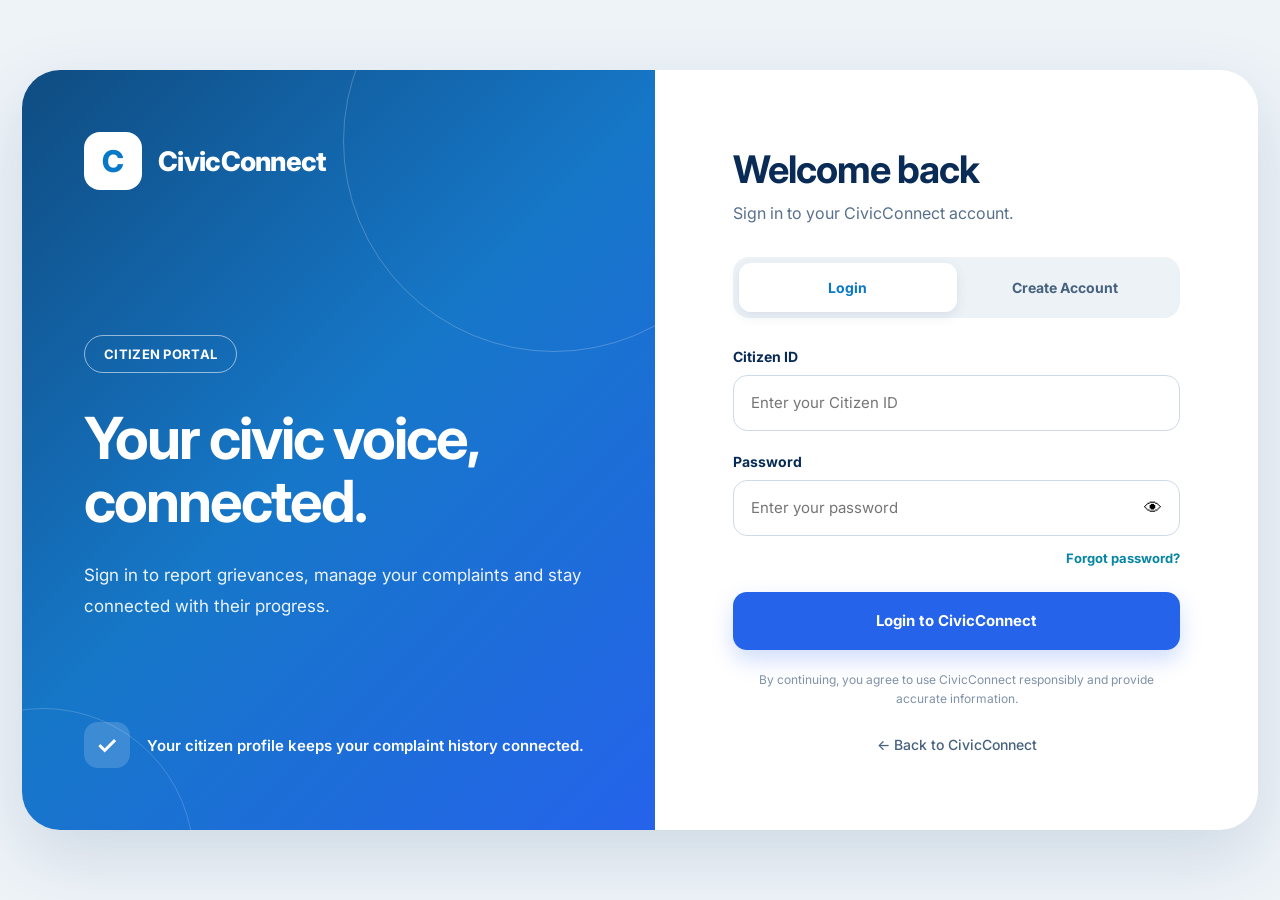
<file: citizen-profile.html>
<!DOCTYPE html>
<html lang="en">

<head>
    <meta charset="UTF-8">

    <meta name="viewport"
        content="width=device-width, initial-scale=1.0">

    <title>CivicConnect | Citizen Dashboard</title>

    <link rel="preconnect"
        href="https://fonts.googleapis.com">

    <link rel="preconnect"
        href="https://fonts.gstatic.com"
        crossorigin>

    <link
        href="https://fonts.googleapis.com/css2?family=Inter:wght@400;500;600;700;800&display=swap"
        rel="stylesheet">


    <style>

        /* =====================================================
           ROOT
        ===================================================== */

        :root {

            --blue: #216FE8;
            --blue-dark: #185FCB;

            --navy: #17233C;

            --text: #42526B;

            --muted: #718096;

            --background: #F4F8FD;

            --white: #FFFFFF;

            --border: #DCE6F2;

            --soft-blue: #EAF2FF;

            --green: #168A52;

            --green-bg: #EAF8F0;

            --orange: #C87516;

            --orange-bg: #FFF4E5;

            --red: #C43D3D;

            --red-bg: #FFF0F0;
        }


        /* =====================================================
           RESET
        ===================================================== */

        * {

            box-sizing: border-box;

            margin: 0;

            padding: 0;
        }


        body {

            font-family:
                "Inter",
                sans-serif;

            background:
                var(--background);

            color:
                var(--navy);

            min-height:
                100vh;
        }


        button,
        input {

            font-family:
                inherit;
        }


        /* =====================================================
           NAVBAR
        ===================================================== */

        .navbar {

            height:
                74px;

            background:
                white;

            border-bottom:
                1px solid #E4EBF3;

            display:
                flex;

            align-items:
                center;

            justify-content:
                space-between;

            padding:
                0 7%;

            position:
                sticky;

            top:
                0;

            z-index:
                100;
        }


        .logo {

            display:
                flex;

            align-items:
                center;

            gap:
                11px;

            font-size:
                18px;

            font-weight:
                800;

            color:
                var(--navy);
        }


        .logo-icon {

            width:
                40px;

            height:
                40px;

            border-radius:
                11px;

            background:
                var(--blue);

            color:
                white;

            display:
                flex;

            align-items:
                center;

            justify-content:
                center;

            font-size:
                20px;

            font-weight:
                800;
        }




        /* =====================================================
           LANGUAGE DROPDOWN
        ====================================================== */

        .language-dropdown {
            position: relative;
            width: 235px;
            font-family: "Inter", sans-serif;
            z-index: 1000;
        }

        .language-dropdown-button {
            width: 100%;
            min-height: 56px;
            display: flex;
            align-items: center;
            justify-content: space-between;
            gap: 12px;
            padding: 0 20px;
            background: #ffffff;
            color: #17233C;
            border: 3px solid #216FE8;
            border-radius: 16px;
            font-family: "Inter", sans-serif;
            font-size: 16px;
            font-weight: 700;
            cursor: pointer;
            outline: none;
            transition: all 0.2s ease;
        }

        .language-dropdown-button:hover,
        .language-dropdown-button.active {
            border-color: #185FCB;
            box-shadow: 0 0 0 4px rgba(33, 111, 232, 0.10);
        }

        .selected-language {
            display: flex;
            align-items: center;
            gap: 10px;
            white-space: nowrap;
        }

        .language-flag {
            font-size: 19px;
            line-height: 1;
        }

        .language-arrow {
            width: 12px;
            height: 12px;
            flex-shrink: 0;
            border-right: 3px solid #17233C;
            border-bottom: 3px solid #17233C;
            transform: rotate(45deg);
            margin-top: -6px;
            transition: transform 0.2s ease;
        }

        .language-dropdown-button.active .language-arrow {
            transform: rotate(225deg);
            margin-top: 6px;
        }

        .language-dropdown-menu {
            position: absolute;
            top: calc(100% + 8px);
            left: 0;
            width: 100%;
            background: #ffffff;
            border: 1px solid #D8E3F0;
            border-radius: 14px;
            box-shadow: 0 12px 28px rgba(23, 35, 60, 0.16);
            overflow: hidden;
            opacity: 0;
            visibility: hidden;
            transform: translateY(-8px);
            transition: opacity 0.18s ease, transform 0.18s ease, visibility 0.18s ease;
        }

        .language-dropdown.open .language-dropdown-menu {
            opacity: 1;
            visibility: visible;
            transform: translateY(0);
        }

        .language-option {
            width: 100%;
            min-height: 58px;
            display: flex;
            align-items: center;
            gap: 12px;
            padding: 0 18px;
            border: 0;
            background: #ffffff;
            color: #17233C;
            font-family: "Inter", sans-serif;
            font-size: 16px;
            font-weight: 600;
            text-align: left;
            cursor: pointer;
            transition: background 0.18s ease, color 0.18s ease;
        }

        .language-option:hover {
            background: #E8F1FF;
            color: #216FE8;
        }

        .language-option.selected {
            background: #216FE8;
            color: #ffffff;
        }

        .language-option.selected:hover {
            background: #185FCB;
            color: #ffffff;
        }

        .option-flag {
            min-width: 30px;
            text-align: center;
            font-size: 17px;
        }

        .check-mark {
            margin-left: auto;
            font-size: 17px;
            font-weight: 800;
        }

        .nav-actions {

            display:
                flex;

            align-items:
                center;

            gap:
                10px;
        }


        .nav-btn {

            border:
                1px solid #D9E6F7;

            background:
                white;

            color:
                var(--blue);

            padding:
                9px 15px;

            border-radius:
                9px;

            font-size:
                11px;

            font-weight:
                700;

            cursor:
                pointer;

            text-decoration:
                none;

            transition:
                0.2s;
        }


        .nav-btn:hover {

            background:
                var(--soft-blue);
        }


        .logout {

            border:
                1px solid #D9E6F7;

            background:
                white;

            color:
                var(--blue);

            padding:
                10px 17px;

            border-radius:
                9px;

            font-size:
                11px;

            font-weight:
                700;

            cursor:
                pointer;

            transition:
                0.2s;
        }


        .logout:hover {

            background:
                var(--soft-blue);
        }


        /* =====================================================
           MAIN CONTAINER
        ===================================================== */

        .container {

            width:
                100%;

            max-width:
                1100px;

            margin:
                42px auto;

            padding:
                0 22px;
        }


        /* =====================================================
           WELCOME
        ===================================================== */

        .welcome {

            margin-bottom:
                25px;
        }


        .welcome-label {

            display:
                inline-block;

            padding:
                7px 12px;

            background:
                var(--soft-blue);

            color:
                var(--blue);

            border-radius:
                50px;

            font-size:
                10px;

            font-weight:
                800;

            letter-spacing:
                0.6px;
        }


        .welcome h1 {

            margin-top:
                13px;

            font-size:
                34px;

            line-height:
                1.2;

            letter-spacing:
                -0.8px;
        }


        .welcome p {

            margin-top:
                7px;

            font-size:
                13px;

            color:
                var(--muted);
        }


        /* =====================================================
           PROFILE HEADER
        ===================================================== */

        .profile-card {

            background:
                white;

            border:
                1px solid #E1E9F2;

            border-radius:
                22px;

            padding:
                28px;

            box-shadow:
                0 15px 45px
                rgba(23, 35, 60, 0.07);

            margin-bottom:
                22px;
        }


        .profile-top {

            display:
                flex;

            align-items:
                center;

            gap:
                17px;

            padding-bottom:
                23px;

            border-bottom:
                1px solid #EDF2F7;
        }


        .avatar {

            width:
                66px;

            height:
                66px;

            flex-shrink:
                0;

            border-radius:
                50%;

            background:
                var(--soft-blue);

            color:
                var(--blue);

            border:
                1px solid #D6E5FA;

            display:
                flex;

            align-items:
                center;

            justify-content:
                center;

            font-size:
                25px;

            font-weight:
                800;
        }


        .profile-top h2 {

            font-size:
                20px;
        }


        .citizen-id {

            margin-top:
                5px;

            font-size:
                11px;

            color:
                var(--muted);

            font-weight:
                600;
        }


        .verified {

            margin-left:
                auto;

            padding:
                8px 12px;

            border-radius:
                20px;

            background:
                var(--green-bg);

            color:
                var(--green);

            font-size:
                10px;

            font-weight:
                700;

            white-space:
                nowrap;
        }


        /* =====================================================
           DETAILS
        ===================================================== */

        .details {

            display:
                grid;

            grid-template-columns:
                repeat(4, 1fr);

            gap:
                12px;

            margin-top:
                22px;
        }


        .detail {

            background:
                #F8FAFD;

            border:
                1px solid #E8EEF5;

            border-radius:
                12px;

            padding:
                16px;
        }


        .detail small {

            display:
                block;

            margin-bottom:
                8px;

            color:
                #94A3B8;

            font-size:
                9px;

            font-weight:
                800;

            letter-spacing:
                0.5px;

            text-transform:
                uppercase;
        }


        .detail strong {

            color:
                var(--navy);

            font-size:
                13px;

            font-weight:
                700;
        }


        .points {

            color:
                var(--blue) !important;
        }


        /* =====================================================
           DASHBOARD GRID
        ===================================================== */

        .dashboard-grid {

            display:
                grid;

            grid-template-columns:
                1.6fr 1fr;

            gap:
                20px;

            margin-bottom:
                20px;
        }


        /* =====================================================
           COMMON CARD
        ===================================================== */

        .card {

            background:
                white;

            border:
                1px solid #E1E9F2;

            border-radius:
                18px;

            padding:
                22px;

            box-shadow:
                0 10px 30px
                rgba(23, 35, 60, 0.05);
        }


        .card-header {

            display:
                flex;

            align-items:
                center;

            justify-content:
                space-between;

            margin-bottom:
                18px;
        }


        .card-title {

            font-size:
                16px;

            font-weight:
                800;
        }


        .card-subtitle {

            margin-top:
                4px;

            color:
                var(--muted);

            font-size:
                11px;
        }


        /* =====================================================
           STATISTICS
        ===================================================== */

        .stats-grid {

            display:
                grid;

            grid-template-columns:
                repeat(3, 1fr);

            gap:
                12px;
        }


        .stat {

            border:
                1px solid #E6EDF5;

            border-radius:
                13px;

            padding:
                18px;

            background:
                #FAFCFF;
        }


        .stat-number {

            font-size:
                25px;

            font-weight:
                800;
        }


        .stat-label {

            margin-top:
                5px;

            color:
                var(--muted);

            font-size:
                10px;

            font-weight:
                600;
        }


        .stat.pending .stat-number {

            color:
                var(--orange);
        }


        .stat.progress .stat-number {

            color:
                var(--blue);
        }


        .stat.resolved .stat-number {

            color:
                var(--green);
        }


        /* =====================================================
           CIVIC RESPONSIBILITY
        ===================================================== */

        .score-card {

            position:
                relative;

            overflow:
                hidden;
        }


        .score-top {

            display:
                flex;

            align-items:
                center;

            gap:
                16px;
        }


        .score-circle {

            width:
                82px;

            height:
                82px;

            border-radius:
                50%;

            background:
                var(--soft-blue);

            border:
                7px solid #D9E8FF;

            display:
                flex;

            align-items:
                center;

            justify-content:
                center;

            color:
                var(--blue);

            font-size:
                20px;

            font-weight:
                800;

            flex-shrink:
                0;
        }


        .score-info h3 {

            font-size:
                15px;
        }


        .score-info p {

            margin-top:
                5px;

            font-size:
                10px;

            color:
                var(--muted);

            line-height:
                1.5;
        }


        .score-bar {

            width:
                100%;

            height:
                7px;

            background:
                #E8EEF6;

            border-radius:
                20px;

            margin-top:
                20px;

            overflow:
                hidden;
        }


        .score-fill {

            width:
                0%;

            height:
                100%;

            background:
                var(--blue);

            border-radius:
                20px;

            transition:
                width 0.5s;
        }


        /* =====================================================
           QUICK ACTIONS
        ===================================================== */

        .quick-actions {

            display:
                grid;

            grid-template-columns:
                1fr 1fr;

            gap:
                11px;
        }


        .quick-btn {

            min-height:
                80px;

            border:
                1px solid #E1EAF4;

            border-radius:
                13px;

            background:
                #FAFCFF;

            text-decoration:
                none;

            color:
                var(--navy);

            padding:
                15px;

            display:
                flex;

            flex-direction:
                column;

            justify-content:
                center;

            transition:
                0.2s;
        }


        .quick-btn:hover {

            border-color:
                #C9DCF7;

            background:
                var(--soft-blue);

            transform:
                translateY(-1px);
        }


        .quick-icon {

            font-size:
                20px;

            margin-bottom:
                7px;
        }


        .quick-btn strong {

            font-size:
                11px;
        }


        .quick-btn span {

            margin-top:
                3px;

            font-size:
                9px;

            color:
                var(--muted);
        }


        /* =====================================================
           NOTIFICATIONS
        ===================================================== */

        .notification {

            display:
                flex;

            gap:
                12px;

            padding:
                13px 0;

            border-bottom:
                1px solid #EEF2F7;
        }


        .notification:last-child {

            border-bottom:
                none;
        }


        .notification-icon {

            width:
                34px;

            height:
                34px;

            border-radius:
                10px;

            background:
                var(--soft-blue);

            color:
                var(--blue);

            display:
                flex;

            align-items:
                center;

            justify-content:
                center;

            flex-shrink:
                0;

            font-size:
                14px;
        }


        .notification strong {

            display:
                block;

            font-size:
                11px;
        }


        .notification p {

            margin-top:
                3px;

            color:
                var(--muted);

            font-size:
                9px;

            line-height:
                1.5;
        }


        /* =====================================================
           MY COMPLAINTS
        ===================================================== */

        .complaints-card {

            margin-bottom:
                20px;
        }


        .refresh-btn {

            border:
                1px solid #D5E3F3;

            background:
                white;

            color:
                var(--blue);

            padding:
                8px 12px;

            border-radius:
                8px;

            cursor:
                pointer;

            font-size:
                10px;

            font-weight:
                700;
        }


        .refresh-btn:hover {

            background:
                var(--soft-blue);
        }


        .complaints-list {

            display:
                flex;

            flex-direction:
                column;

            gap:
                10px;
        }


        .complaint {

            border:
                1px solid #E5ECF4;

            border-radius:
                13px;

            padding:
                15px;

            background:
                #FCFDFF;
        }


        .complaint-top {

            display:
                flex;

            align-items:
                center;

            justify-content:
                space-between;

            gap:
                12px;
        }


        .complaint-id {

            color:
                var(--blue);

            font-size:
                12px;

            font-weight:
                800;
        }


        .status {

            padding:
                6px 9px;

            border-radius:
                20px;

            font-size:
                9px;

            font-weight:
                700;
        }


        .status.pending {

            background:
                var(--orange-bg);

            color:
                var(--orange);
        }


        .status.progress {

            background:
                var(--soft-blue);

            color:
                var(--blue);
        }


        .status.resolved {

            background:
                var(--green-bg);

            color:
                var(--green);
        }


        .complaint-details {

            display:
                grid;

            grid-template-columns:
                1fr 1fr 1fr;

            gap:
                10px;

            margin-top:
                12px;
        }


        .complaint-detail {

            color:
                var(--muted);

            font-size:
                9px;
        }


        .complaint-detail strong {

            display:
                block;

            margin-top:
                3px;

            color:
                var(--navy);

            font-size:
                10px;
        }


        .empty-state {

            text-align:
                center;

            padding:
                30px 15px;

            color:
                var(--muted);

            font-size:
                11px;
        }


        .loading {

            text-align:
                center;

            padding:
                25px;

            color:
                var(--muted);

            font-size:
                11px;
        }


        /* =====================================================
           ACCOUNT INFORMATION
        ===================================================== */

        .profile-info {

            margin-top:
                20px;

            padding:
                14px 16px;

            border-radius:
                11px;

            background:
                var(--soft-blue);

            color:
                #49617E;

            font-size:
                11px;

            line-height:
                1.65;
        }


        .profile-info strong {

            color:
                var(--blue);
        }


        /* =====================================================
           FOOTER
        ===================================================== */

        .bottom-note {

            text-align:
                center;

            margin:
                25px 0;

            font-size:
                10px;

            color:
                #94A3B8;
        }


        /* =====================================================
           MOBILE
        ===================================================== */

        @media (max-width: 850px) {

            .details {

                grid-template-columns:
                    1fr 1fr;
            }


            .dashboard-grid {

                grid-template-columns:
                    1fr;
            }
        }


        @media (max-width: 650px) {

            .navbar {

                padding:
                    0 18px;

                height:
                    68px;
            }


            .logo {

                font-size:
                    15px;
            }


            .logo-icon {

                width:
                    36px;

                height:
                    36px;

                font-size:
                    18px;
            }


            .nav-btn {

                display:
                    none;
            }

            .language-dropdown {
                width: 170px;
            }

            .language-dropdown-button {
                min-height: 50px;
                padding: 0 14px;
                border-width: 2px;
                border-radius: 13px;
                font-size: 14px;
            }

            .language-flag {
                font-size: 17px;
            }

            .language-option {
                min-height: 50px;
                padding: 0 14px;
                font-size: 14px;
            }




            .container {

                margin:
                    30px auto;

                padding:
                    0 15px;
            }


            .welcome h1 {

                font-size:
                    27px;
            }


            .profile-card {

                padding:
                    20px;
            }


            .profile-top {

                align-items:
                    flex-start;

                flex-wrap:
                    wrap;
            }


            .verified {

                margin-left:
                    0;

                width:
                    100%;

                text-align:
                    center;
            }


            .details {

                grid-template-columns:
                    1fr;
            }


            .stats-grid {

                grid-template-columns:
                    1fr;
            }


            .quick-actions {

                grid-template-columns:
                    1fr 1fr;
            }


            .complaint-details {

                grid-template-columns:
                    1fr 1fr;
            }


            .card {

                padding:
                    18px;
            }
        }


        @media (max-width: 430px) {

            .logout {

                padding:
                    8px 11px;

                font-size:
                    10px;
            }


            .quick-actions {

                grid-template-columns:
                    1fr;
            }


            .complaint-details {

                grid-template-columns:
                    1fr;
            }
        }


        /* =====================================================
           MY COMPLAINTS POPUP
        ===================================================== */

        /* Keep the old full-page complaints section available to
           the existing JavaScript, but do not display it on the
           dashboard. Complaints are shown inside the popup. */
        #complaints {
            display: none;
        }

        button.quick-btn {
            width: 100%;
            text-align: left;
            font-family: inherit;
            cursor: pointer;
        }

        .complaints-modal {
            display: none;
            position: fixed;
            inset: 0;
            z-index: 9999;
            background: rgba(10, 25, 45, 0.55);
            backdrop-filter: blur(6px);
            align-items: center;
            justify-content: center;
            padding: 20px;
        }

        .complaints-modal.show {
            display: flex;
        }

        .complaints-modal-box {
            width: min(760px, 100%);
            max-height: 85vh;
            background: #ffffff;
            border-radius: 20px;
            box-shadow: 0 25px 70px rgba(15, 45, 80, 0.25);
            overflow: hidden;
            display: flex;
            flex-direction: column;
        }

        .complaints-modal-header {
            display: flex;
            align-items: center;
            justify-content: space-between;
            gap: 16px;
            padding: 22px 24px;
            border-bottom: 1px solid #e5edf6;
        }

        .complaints-modal-header h2 {
            margin: 0;
            color: var(--navy);
            font-size: 22px;
            font-weight: 800;
        }

        .complaints-modal-header p {
            margin: 5px 0 0;
            color: var(--muted);
            font-size: 11px;
        }

        .complaints-modal-close {
            width: 38px;
            height: 38px;
            flex-shrink: 0;
            border: none;
            border-radius: 10px;
            background: #f1f5f9;
            color: #334155;
            font-size: 18px;
            cursor: pointer;
        }

        .complaints-modal-close:hover {
            background: #e5edf6;
        }

        .complaints-modal-summary {
            display: flex;
            align-items: center;
            justify-content: space-between;
            gap: 16px;
            padding: 14px 24px;
            background: #f8fbff;
            border-bottom: 1px solid #e5edf6;
        }

        .complaints-modal-summary > div {
            display: flex;
            flex-direction: column;
        }

        .complaints-modal-summary strong {
            color: var(--blue);
            font-size: 20px;
        }

        .complaints-modal-summary span {
            color: var(--muted);
            font-size: 10px;
            margin-top: 2px;
        }

        .popup-complaints-list {
            padding: 18px 24px 24px;
            overflow-y: auto;
            min-height: 180px;
        }

        .popup-complaints-list .complaint {
            margin-bottom: 10px;
        }

        .popup-complaints-list .complaint:last-child {
            margin-bottom: 0;
        }

        @media (max-width: 600px) {
            .complaints-modal {
                padding: 10px;
            }

            .complaints-modal-box {
                max-height: 90vh;
                border-radius: 16px;
            }

            .complaints-modal-header {
                padding: 18px;
            }

            .complaints-modal-summary {
                padding: 12px 18px;
            }

            .popup-complaints-list {
                padding: 14px 18px 18px;
            }
        }

    </style>

</head>


<body>


    <!-- =====================================================
         NAVBAR
    ====================================================== -->

    <header class="navbar">

        <div class="logo">

            <div class="logo-icon">
                C
            </div>

            <span>
                CivicConnect
            </span>

        </div>


        <div class="nav-actions">

            <a
                href="index.html"
                class="nav-btn">

                Home

            </a>


            <div class="language-dropdown" id="languageDropdown">

                <button
                    type="button"
                    class="language-dropdown-button"
                    id="languageDropdownButton"
                    aria-haspopup="true"
                    aria-expanded="false"
                    onclick="toggleLanguageDropdown()">

                    <span class="selected-language">
                        <span class="language-flag" id="selectedLanguageFlag">🇬🇧</span>
                        <span id="selectedLanguageText">English</span>
                    </span>

                    <span class="language-arrow"></span>

                </button>


                <div
                    class="language-dropdown-menu"
                    id="languageDropdownMenu">

                    <button
                        type="button"
                        class="language-option selected"
                        data-language="en"
                        onclick="selectDashboardLanguage('en')">

                        <span class="option-flag">🇬🇧</span>
                        <span>English</span>
                        <span class="check-mark">✓</span>

                    </button>


                    <button
                        type="button"
                        class="language-option"
                        data-language="ta"
                        onclick="selectDashboardLanguage('ta')">

                        <span class="option-flag">தமிழ்</span>
                        <span>Tamil</span>
                        <span class="check-mark"></span>

                    </button>

                </div>

            </div>


            <button
                class="logout"
                onclick="logout()">

                Logout

            </button>

        </div>

    </header>



    <!-- =====================================================
         MAIN
    ====================================================== -->

    <main class="container">


        <!-- =================================================
             WELCOME
        ================================================== -->

        <section class="welcome">

            <span class="welcome-label">
                CITIZEN DASHBOARD
            </span>

            <h1 id="welcomeText">
                Welcome
            </h1>

            <p>
                Your CivicConnect account and civic activity
            </p>

        </section>



        <!-- =================================================
             PROFILE
        ================================================== -->

        <section class="profile-card">


            <div class="profile-top">


                <div
                    class="avatar"
                    id="avatar">

                    C

                </div>


                <div>

                    <h2 id="citizenName">
                        Citizen
                    </h2>

                    <p
                        class="citizen-id"
                        id="citizenId">

                        Citizen ID

                    </p>

                </div>


                <div class="verified">

                    ✓ Identity Verified

                </div>


            </div>



            <div class="details">


                <div class="detail">

                    <small>
                        Full Name
                    </small>

                    <strong id="profileName">
                        -
                    </strong>

                </div>


                <div class="detail">

                    <small>
                        Mobile Number
                    </small>

                    <strong id="citizenPhone">
                        -
                    </strong>

                </div>


                <div class="detail">

                    <small>
                        Citizen ID
                    </small>

                    <strong id="profileCitizenId">
                        -
                    </strong>

                </div>


                <div class="detail">

                    <small>
                        Civic Points
                    </small>

                    <strong
                        id="civicPoints"
                        class="points">

                        0 Points

                    </strong>

                </div>


            </div>


            <div class="profile-info">

                <strong>
                    ✓ Account connected.
                </strong>

                Your unique Citizen ID connects your
                account with your CivicConnect complaints.
                Your name is not used as the unique identifier.

            </div>


        </section>



        <!-- =================================================
             DASHBOARD GRID
        ================================================== -->

        <section class="dashboard-grid">


            <!-- =============================================
                 COMPLAINT STATISTICS
            ============================================== -->

            <div class="card">

                <div class="card-header">

                    <div>

                        <div class="card-title">
                            Complaint Overview
                        </div>

                        <div class="card-subtitle">
                            Your current civic activity
                        </div>

                    </div>

                </div>


                <div class="stats-grid">


                    <div class="stat">

                        <div
                            class="stat-number"
                            id="totalComplaints">

                            0

                        </div>

                        <div class="stat-label">
                            Total Complaints
                        </div>

                    </div>


                    <div class="stat pending">

                        <div
                            class="stat-number"
                            id="pendingComplaints">

                            0

                        </div>

                        <div class="stat-label">
                            Pending
                        </div>

                    </div>


                    <div class="stat progress">

                        <div
                            class="stat-number"
                            id="progressComplaints">

                            0

                        </div>

                        <div class="stat-label">
                            In Progress
                        </div>

                    </div>


                    <div class="stat resolved">

                        <div
                            class="stat-number"
                            id="resolvedComplaints">

                            0

                        </div>

                        <div class="stat-label">
                            Resolved
                        </div>

                    </div>


                    <div class="stat">

                        <div
                            class="stat-number"
                            id="verifiedComplaints">

                            0

                        </div>

                        <div class="stat-label">
                            Submitted
                        </div>

                    </div>


                    <div class="stat">

                        <div
                            class="stat-number"
                            id="responseRate">

                            0%

                        </div>

                        <div class="stat-label">
                            Resolution Rate
                        </div>

                    </div>


                </div>

            </div>



            <!-- =============================================
                 CIVIC SCORE
            ============================================== -->

            <div class="card score-card">

                <div class="card-header">

                    <div>

                        <div class="card-title">
                            Civic Responsibility
                        </div>

                        <div class="card-subtitle">
                            Your participation score
                        </div>

                    </div>

                </div>


                <div class="score-top">


                    <div
                        class="score-circle"
                        id="scoreCircle">

                        0

                    </div>


                    <div class="score-info">

                        <h3>
                            Civic Score
                        </h3>

                        <p id="scoreMessage">
                            Start contributing to your
                            community through responsible
                            civic participation.
                        </p>

                    </div>


                </div>


                <div class="score-bar">

                    <div
                        class="score-fill"
                        id="scoreFill">
                    </div>

                </div>

            </div>


        </section>



        <!-- =================================================
             QUICK ACTIONS
        ================================================== -->

        <section class="card"
            style="margin-bottom:20px;">


            <div class="card-header">

                <div>

                    <div class="card-title">
                        Quick Actions
                    </div>

                    <div class="card-subtitle">
                        Access important CivicConnect services
                    </div>

                </div>

            </div>


            <div class="quick-actions">


                <a
                    href="index.html#report"
                    class="quick-btn">

                    <div class="quick-icon">
                        📝
                    </div>

                    <strong>
                        Report a Grievance
                    </strong>

                    <span>
                        Submit a new civic issue
                    </span>

                </a>


                <a
                    href="index.html#track"
                    class="quick-btn">

                    <div class="quick-icon">
                        🔎
                    </div>

                    <strong>
                        Track Complaint
                    </strong>

                    <span>
                        Check your complaint status
                    </span>

                </a>


                <a
                    href="index.html"
                    class="quick-btn">

                    <div class="quick-icon">
                        📍
                    </div>

                    <strong>
                        Report Location Issue
                    </strong>

                    <span>
                        Submit location-based grievance
                    </span>

                </a>


                <button
                    type="button"
                    class="quick-btn"
                    onclick="openComplaintsModal()">

                    <div class="quick-icon">
                        📋
                    </div>

                    <strong>
                        My Complaints
                    </strong>

                    <span>
                        View your submitted complaints
                    </span>

                </button>


            </div>

        </section>



        <!-- =================================================
             MY COMPLAINTS
        ================================================== -->

        <section
            class="card complaints-card"
            id="complaints">


            <div class="card-header">

                <div>

                    <div class="card-title">
                        My Complaints
                    </div>

                    <div class="card-subtitle">
                        Complaints associated with your account
                    </div>

                </div>


                <button
                    class="refresh-btn"
                    onclick="loadComplaints()">

                    ↻ Refresh

                </button>

            </div>


            <div
                id="complaintsList"
                class="complaints-list">

                <div class="loading">
                    Loading your complaints...
                </div>

            </div>


        </section>



        <!-- =================================================
             NOTIFICATIONS
        ================================================== -->

        <section class="card">


            <div class="card-header">

                <div>

                    <div class="card-title">
                        Notifications
                    </div>

                    <div class="card-subtitle">
                        Important CivicConnect updates
                    </div>

                </div>

            </div>


            <div class="notification">


                <div class="notification-icon">
                    ✓
                </div>


                <div>

                    <strong>
                        Identity verification completed
                    </strong>

                    <p>
                        Your CivicConnect identity has been
                        verified successfully.
                    </p>

                </div>


            </div>


            <div class="notification">


                <div class="notification-icon">
                    🆔
                </div>


                <div>

                    <strong>
                        Citizen ID connected
                    </strong>

                    <p>
                        Your Citizen ID is connected with
                        your complaint history.
                    </p>

                </div>


            </div>


            <div
                class="notification"
                id="complaintNotification"
                style="display:none;">


                <div class="notification-icon">
                    📋
                </div>


                <div>

                    <strong>
                        Complaint activity
                    </strong>

                    <p id="complaintNotificationText">
                        Your complaint information will appear here.
                    </p>

                </div>


            </div>


        </section>



        <!-- =================================================
             FOOTER
        ================================================== -->

        <p class="bottom-note">

            CivicConnect • Smart Governance & Citizen Services

        </p>


    <!-- =====================================================
         MY COMPLAINTS POPUP
    ====================================================== -->

    <div
        id="complaintsModal"
        class="complaints-modal"
        aria-hidden="true">

        <div
            class="complaints-modal-box"
            role="dialog"
            aria-modal="true"
            aria-labelledby="complaintsModalTitle">

            <div class="complaints-modal-header">

                <div>
                    <h2 id="complaintsModalTitle">My Complaints</h2>
                    <p>Complaints associated with your account</p>
                </div>

                <button
                    type="button"
                    class="complaints-modal-close"
                    onclick="closeComplaintsModal()"
                    aria-label="Close My Complaints">
                    ✕
                </button>

            </div>

            <div class="complaints-modal-summary">

                <div>
                    <strong id="popupComplaintCount">0</strong>
                    <span>Total Complaints</span>
                </div>

                <button
                    type="button"
                    class="refresh-btn"
                    onclick="refreshComplaintsPopup()">
                    ↻ Refresh
                </button>

            </div>

            <div
                id="popupComplaintsList"
                class="popup-complaints-list">

                <div class="loading">
                    Loading your complaints...
                </div>

            </div>

        </div>

    </div>


    </main>



    <!-- =====================================================
         JAVASCRIPT
    ====================================================== -->

    <script>


        /* =====================================================
           CONFIGURATION
        ===================================================== */

        const API_URL =
            "https://civicconnect-prototype-production.up.railway.app/api/complaints";

        /* =====================================================
           LANGUAGE DROPDOWN
        ====================================================== */

        const languageDropdown =
            document.getElementById("languageDropdown");

        const languageDropdownButton =
            document.getElementById("languageDropdownButton");

        const selectedLanguageFlag =
            document.getElementById("selectedLanguageFlag");

        const selectedLanguageText =
            document.getElementById("selectedLanguageText");

        const languageOptions =
            document.querySelectorAll(".language-option");


        function toggleLanguageDropdown() {

            if (!languageDropdown) return;

            const isOpen =
                languageDropdown.classList.toggle("open");

            languageDropdownButton.classList.toggle(
                "active",
                isOpen
            );

            languageDropdownButton.setAttribute(
                "aria-expanded",
                isOpen ? "true" : "false"
            );
        }


        function selectDashboardLanguage(language) {

            if (language !== "ta") {
                language = "en";
            }

            localStorage.setItem(
                "civicconnectLanguage",
                language
            );

            if (language === "ta") {
                selectedLanguageFlag.textContent = "தமிழ்";
                selectedLanguageText.textContent = "Tamil";
            } else {
                selectedLanguageFlag.textContent = "🇬🇧";
                selectedLanguageText.textContent = "English";
            }

            languageOptions.forEach(function(option) {

                const optionLanguage =
                    option.getAttribute("data-language");

                const checkMark =
                    option.querySelector(".check-mark");

                if (optionLanguage === language) {
                    option.classList.add("selected");
                    if (checkMark) checkMark.textContent = "✓";
                } else {
                    option.classList.remove("selected");
                    if (checkMark) checkMark.textContent = "";
                }
            });

            languageDropdown.classList.remove("open");
            languageDropdownButton.classList.remove("active");
            languageDropdownButton.setAttribute(
                "aria-expanded",
                "false"
            );

            window.dispatchEvent(
                new CustomEvent(
                    "civicconnectLanguageChanged",
                    {
                        detail: { language: language }
                    }
                )
            );
        }


        document.addEventListener("click", function(event) {

            if (
                languageDropdown &&
                !languageDropdown.contains(event.target)
            ) {
                languageDropdown.classList.remove("open");
                languageDropdownButton.classList.remove("active");
                languageDropdownButton.setAttribute(
                    "aria-expanded",
                    "false"
                );
            }
        });


        const savedLanguage =
            localStorage.getItem("civicconnectLanguage") || "en";

        selectDashboardLanguage(savedLanguage);



        /* =====================================================
           CHECK LOGIN
        ===================================================== */

        const loggedIn =
            sessionStorage.getItem(
                "civicconnectLoggedIn"
            );


        const storedAccount =
            localStorage.getItem(
                "civicconnectCitizen"
            );


        if (!loggedIn || !storedAccount) {

            window.location.href =
                "login.html";
        }


        /* =====================================================
           LOAD CITIZEN ACCOUNT
        ===================================================== */

        let citizen = null;


        try {

            citizen =
                JSON.parse(
                    storedAccount
                );

        } catch (error) {

            localStorage.removeItem(
                "civicconnectCitizen"
            );

            sessionStorage.clear();

            window.location.href =
                "login.html";
        }



        /* =====================================================
           DISPLAY CITIZEN
        ===================================================== */

        if (citizen) {


            const name =
                citizen.name || "Citizen";


            const mobile =
                citizen.mobile ||
                citizen.phone ||
                "-";


            const citizenId =
                citizen.citizenId ||
                "-";


            const civicPoints =
                Number(
                    citizen.civicPoints || 0
                );


            document.getElementById(
                "welcomeText"
            ).textContent =
                "Welcome, " + name;


            document.getElementById(
                "citizenName"
            ).textContent =
                name;


            document.getElementById(
                "profileName"
            ).textContent =
                name;


            document.getElementById(
                "citizenPhone"
            ).textContent =
                mobile;


            document.getElementById(
                "citizenId"
            ).textContent =
                citizenId;


            document.getElementById(
                "profileCitizenId"
            ).textContent =
                citizenId;


            document.getElementById(
                "civicPoints"
            ).textContent =
                civicPoints +
                " Points";


            document.getElementById(
                "avatar"
            ).textContent =
                name
                    .charAt(0)
                    .toUpperCase();


            /* ---------------------------------------------
               CIVIC SCORE
            --------------------------------------------- */

            const score =
                Math.min(
                    civicPoints,
                    100
                );


            document.getElementById(
                "scoreCircle"
            ).textContent =
                score;


            document.getElementById(
                "scoreFill"
            ).style.width =
                score + "%";


            if (score >= 80) {

                document.getElementById(
                    "scoreMessage"
                ).textContent =
                    "Excellent civic participation. Keep contributing responsibly.";

            } else if (score >= 50) {

                document.getElementById(
                    "scoreMessage"
                ).textContent =
                    "Good civic participation. Continue helping improve your community.";

            } else {

                document.getElementById(
                    "scoreMessage"
                ).textContent =
                    "Start contributing to your community through responsible civic participation.";
            }


            /* ---------------------------------------------
               LOAD COMPLAINTS
            --------------------------------------------- */

            loadComplaints();
        }



        /* =====================================================
           LOAD COMPLAINTS
        ===================================================== */

        async function loadComplaints() {


            const list =
                document.getElementById(
                    "complaintsList"
                );


            if (!list) {
                return;
            }


            list.innerHTML =
                '<div class="loading">Loading your complaints...</div>';


            try {


                const response =
                    await fetch(
                        API_URL
                    );


                if (!response.ok) {

                    throw new Error(
                        "Unable to load complaints"
                    );
                }


                const complaints =
                    await response.json();


                /*
                   Current backend stores the citizen's
                   mobile number as "phone".

                   The upgraded account stores it as
                   "mobile".

                   We support both.
                */

                const citizenMobile =
                    citizen.mobile ||
                    citizen.phone ||
                    "";


                const citizenName =
                    (citizen.name || "")
                        .trim()
                        .toLowerCase();


                /*
                   Match complaints belonging to the
                   logged-in citizen.

                   Phone is preferred because it is more
                   specific than name.
                */

                let myComplaints =
                    complaints.filter(
                        function (complaint) {

                            const complaintPhone =
                                String(
                                    complaint.phone || ""
                                ).trim();


                            const complaintName =
                                String(
                                    complaint.name || ""
                                )
                                    .trim()
                                    .toLowerCase();


                            return (
                                (
                                    citizenMobile &&
                                    complaintPhone &&
                                    complaintPhone === citizenMobile
                                )
                                ||
                                complaintName === citizenName
                            );
                        }
                    );


                /*
                   Newest complaints first.
                */

                myComplaints.sort(
                    function (a, b) {

                        return (
                            new Date(
                                b.createdAt || 0
                            ) -
                            new Date(
                                a.createdAt || 0
                            )
                        );
                    }
                );


                updateStatistics(
                    myComplaints
                );


                renderComplaints(
                    myComplaints
                );


            } catch (error) {

                console.error(
                    "Complaint loading error:",
                    error
                );


                list.innerHTML = `
                    <div class="empty-state">
                        <strong>Unable to load complaints</strong>
                        <br>
                        <br>
                        Please check your internet connection
                        and try refreshing.
                    </div>
                `;
            }
        }



        /* =====================================================
           UPDATE STATISTICS
        ===================================================== */

        function updateStatistics(
            complaints
        ) {


            const total =
                complaints.length;


            const pending =
                complaints.filter(
                    function (complaint) {

                        return normalizeStatus(
                            complaint.status
                        ) === "pending";

                    }
                ).length;


            const progress =
                complaints.filter(
                    function (complaint) {

                        return normalizeStatus(
                            complaint.status
                        ) === "progress";

                    }
                ).length;


            const resolved =
                complaints.filter(
                    function (complaint) {

                        return normalizeStatus(
                            complaint.status
                        ) === "resolved";

                    }
                ).length;


            let resolutionRate =
                0;


            if (total > 0) {

                resolutionRate =
                    Math.round(
                        (
                            resolved /
                            total
                        ) * 100
                    );
            }


            document.getElementById(
                "totalComplaints"
            ).textContent =
                total;


            document.getElementById(
                "pendingComplaints"
            ).textContent =
                pending;


            document.getElementById(
                "progressComplaints"
            ).textContent =
                progress;


            document.getElementById(
                "resolvedComplaints"
            ).textContent =
                resolved;


            document.getElementById(
                "verifiedComplaints"
            ).textContent =
                total;


            document.getElementById(
                "responseRate"
            ).textContent =
                resolutionRate + "%";


            /* ---------------------------------------------
               NOTIFICATION
            --------------------------------------------- */

            const notification =
                document.getElementById(
                    "complaintNotification"
                );


            const notificationText =
                document.getElementById(
                    "complaintNotificationText"
                );


            if (total > 0) {

                notification.style.display =
                    "flex";


                notificationText.textContent =
                    "You currently have " +
                    total +
                    " complaint" +
                    (
                        total === 1
                            ? ""
                            : "s"
                    ) +
                    " registered in CivicConnect.";
            }
        }



        /* =====================================================
           NORMALIZE STATUS
        ===================================================== */

        function normalizeStatus(
            status
        ) {


            const value =
                String(
                    status || ""
                )
                    .trim()
                    .toLowerCase();


            if (
                value === "in progress" ||
                value === "in-progress" ||
                value === "progress"
            ) {

                return "progress";
            }


            if (
                value === "resolved" ||
                value === "closed"
            ) {

                return "resolved";
            }


            return "pending";
        }



        /* =====================================================
           STATUS TEXT
        ===================================================== */

        function getStatusText(
            status
        ) {


            const normalized =
                normalizeStatus(
                    status
                );


            if (
                normalized ===
                "progress"
            ) {

                return "In Progress";
            }


            if (
                normalized ===
                "resolved"
            ) {

                return "Resolved";
            }


            return "Pending";
        }



        /* =====================================================
           RENDER COMPLAINTS
        ===================================================== */

        function renderComplaints(
            complaints
        ) {


            const list =
                document.getElementById(
                    "complaintsList"
                );


            if (!complaints.length) {

                list.innerHTML = `
                    <div class="empty-state">

                        <div style="font-size:28px;margin-bottom:10px;">
                            📋
                        </div>

                        <strong>
                            No complaints yet
                        </strong>

                        <br>

                        <span>
                            Your submitted complaints will appear here.
                        </span>

                    </div>
                `;

                return;
            }


            list.innerHTML =
                complaints
                    .map(
                        function (complaint) {

                            return createComplaintCard(
                                complaint
                            );

                        }
                    )
                    .join("");
        }



        /* =====================================================
           CREATE COMPLAINT CARD
        ===================================================== */

        function createComplaintCard(
            complaint
        ) {


            const normalizedStatus =
                normalizeStatus(
                    complaint.status
                );


            const statusText =
                getStatusText(
                    complaint.status
                );


            const complaintId =
                complaint.complaintId ||
                createComplaintId(
                    complaint.id
                );


            const issue =
                complaint.category ||
                complaint.grievanceType ||
                "Civic Issue";


            const district =
                complaint.district ||
                "-";


            const location =
                complaint.location ||
                "-";


            const date =
                formatDate(
                    complaint.createdAt
                );


            return `

                <div class="complaint">

                    <div class="complaint-top">

                        <div class="complaint-id">

                            ${escapeHtml(
                                complaintId
                            )}

                        </div>

                        <div class="status ${normalizedStatus}">

                            ${statusText}

                        </div>

                    </div>


                    <div class="complaint-details">


                        <div class="complaint-detail">

                            Issue

                            <strong>
                                ${escapeHtml(
                                    issue
                                )}
                            </strong>

                        </div>


                        <div class="complaint-detail">

                            District

                            <strong>
                                ${escapeHtml(
                                    district
                                )}
                            </strong>

                        </div>


                        <div class="complaint-detail">

                            Submitted

                            <strong>
                                ${escapeHtml(
                                    date
                                )}
                            </strong>

                        </div>


                    </div>


                    <div
                        class="complaint-detail"
                        style="margin-top:10px;">

                        Location

                        <strong>
                            ${escapeHtml(
                                location
                            )}
                        </strong>

                    </div>

                </div>

            `;
        }



        /* =====================================================
           CREATE COMPLAINT ID
        ===================================================== */

        function createComplaintId(
            id
        ) {


            if (!id) {

                return "CC---";
            }


            return "CC" +
                String(id)
                    .padStart(
                        3,
                        "0"
                    );
        }



        /* =====================================================
           FORMAT DATE
        ===================================================== */

        function formatDate(
            value
        ) {


            if (!value) {

                return "-";
            }


            const date =
                new Date(
                    value
                );


            if (
                Number.isNaN(
                    date.getTime()
                )
            ) {

                return "-";
            }


            return date.toLocaleString(
                "en-IN",
                {
                    day:
                        "2-digit",

                    month:
                        "short",

                    year:
                        "numeric",

                    hour:
                        "2-digit",

                    minute:
                        "2-digit"
                }
            );
        }



        /* =====================================================
           HTML ESCAPE
        ===================================================== */

        function escapeHtml(
            value
        ) {


            return String(
                value ?? ""
            )
                .replace(
                    /&/g,
                    "&amp;"
                )
                .replace(
                    /</g,
                    "&lt;"
                )
                .replace(
                    />/g,
                    "&gt;"
                )
                .replace(
                    /"/g,
                    "&quot;"
                )
                .replace(
                    /'/g,
                    "&#039;"
                );
        }



        /* =====================================================
           LOGOUT
        ===================================================== */

        function logout() {


            sessionStorage.removeItem(
                "civicconnectLoggedIn"
            );


            sessionStorage.removeItem(
                "civicconnectCitizenId"
            );


            sessionStorage.removeItem(
                "civicconnectCitizenName"
            );


            window.location.href =
                "login.html";
        }


        /* =====================================================
           MY COMPLAINTS POPUP
        ===================================================== */

        async function openComplaintsModal() {

            const modal =
                document.getElementById("complaintsModal");

            const popupList =
                document.getElementById("popupComplaintsList");

            if (!modal || !popupList) {
                return;
            }

            modal.classList.add("show");
            modal.setAttribute("aria-hidden", "false");
            document.body.style.overflow = "hidden";

            popupList.innerHTML =
                '<div class="loading">Loading your complaints...</div>';

            try {

                /* Reuse the existing complaint-loading function so
                   the same citizen filtering and backend are used. */
                await loadComplaints();

                copyComplaintsToPopup();

            } catch (error) {

                console.error(
                    "Popup complaint loading error:",
                    error
                );

                popupList.innerHTML = `
                    <div class="empty-state">
                        <strong>Unable to load complaints</strong>
                        <br><br>
                        Please try the Refresh button.
                    </div>
                `;

            }
        }


        function copyComplaintsToPopup() {

            const originalList =
                document.getElementById("complaintsList");

            const popupList =
                document.getElementById("popupComplaintsList");

            const popupCount =
                document.getElementById("popupComplaintCount");

            if (!originalList || !popupList) {
                return;
            }

            popupList.innerHTML =
                originalList.innerHTML;

            if (popupCount) {
                popupCount.textContent =
                    originalList.querySelectorAll(".complaint").length;
            }
        }


        async function refreshComplaintsPopup() {

            const popupList =
                document.getElementById("popupComplaintsList");

            if (!popupList) {
                return;
            }

            popupList.innerHTML =
                '<div class="loading">Refreshing complaints...</div>';

            try {

                await loadComplaints();
                copyComplaintsToPopup();

            } catch (error) {

                console.error(
                    "Popup complaint refresh error:",
                    error
                );

                popupList.innerHTML = `
                    <div class="empty-state">
                        <strong>Unable to refresh complaints</strong>
                        <br><br>
                        Please try again.
                    </div>
                `;

            }
        }


        function closeComplaintsModal() {

            const modal =
                document.getElementById("complaintsModal");

            if (!modal) {
                return;
            }

            modal.classList.remove("show");
            modal.setAttribute("aria-hidden", "true");
            document.body.style.overflow = "";
        }


        /* Close when the citizen clicks the dark background. */
        document.addEventListener(
            "click",
            function (event) {

                const modal =
                    document.getElementById("complaintsModal");

                if (
                    modal &&
                    event.target === modal
                ) {
                    closeComplaintsModal();
                }
            }
        );


        /* Close the popup with the Escape key. */
        document.addEventListener(
            "keydown",
            function (event) {

                if (event.key === "Escape") {
                    closeComplaintsModal();
                }
            }
        );


    </script>


</body>

</html>
</file>
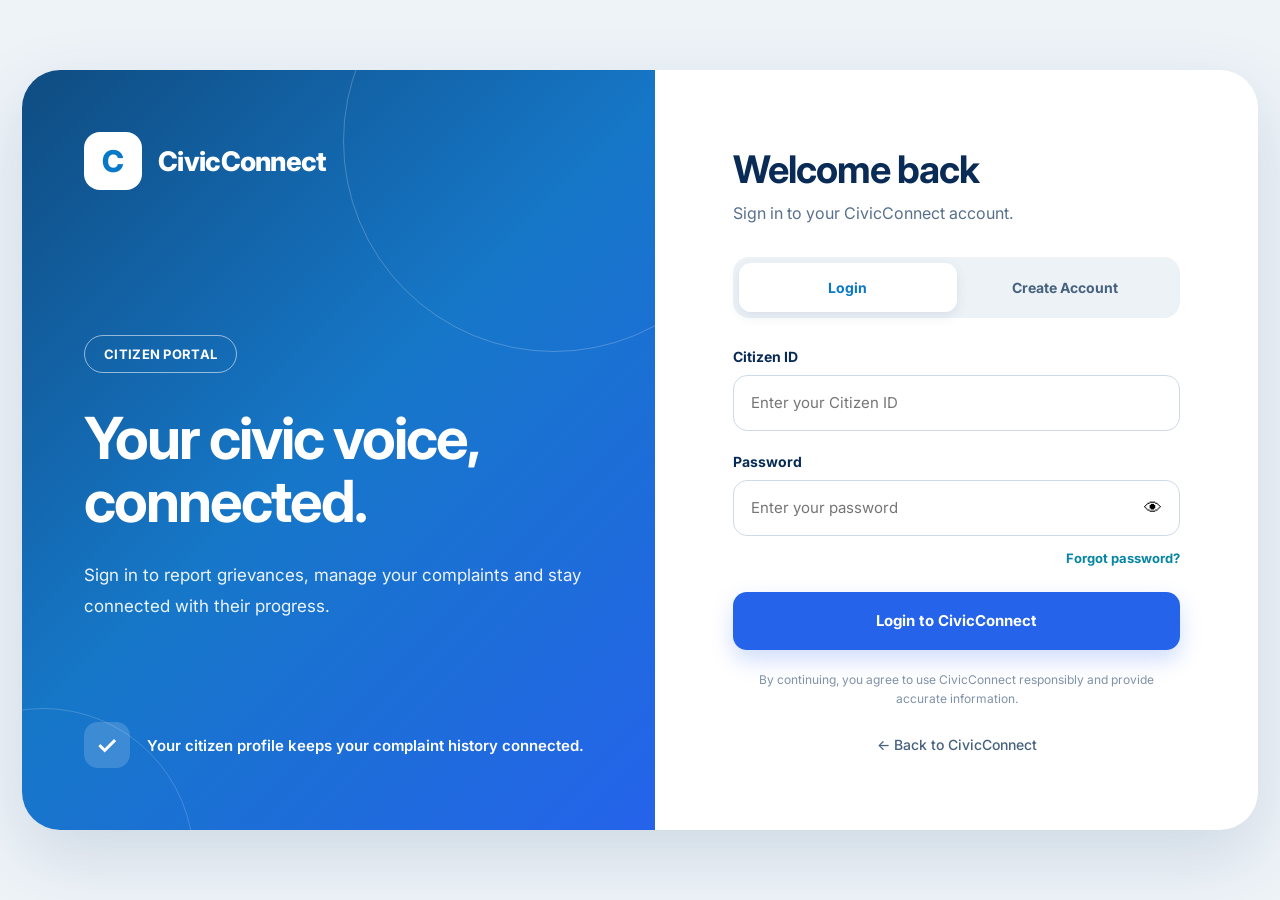
<file: login.html>
<!DOCTYPE html>
<html lang="en">

<head>
    <meta charset="UTF-8">
    <meta name="viewport" content="width=device-width, initial-scale=1.0">

    <title>CivicConnect - Citizen Login</title>

    <link rel="preconnect" href="https://fonts.googleapis.com">
    <link rel="preconnect" href="https://fonts.gstatic.com" crossorigin>

    <link href="https://fonts.googleapis.com/css2?family=Inter:wght@400;500;600;700;800&display=swap"
        rel="stylesheet">

    <style>
        * {
            margin: 0;
            padding: 0;
            box-sizing: border-box;
        }

        body {
            font-family: "Inter", sans-serif;
            min-height: 100vh;
            background: #eef3f8;
            display: flex;
            align-items: center;
            justify-content: center;
            padding: 22px;
            color: #092b55;
        }

        /* ================= MAIN CONTAINER ================= */

        .login-container {
            width: 100%;
            max-width: 1330px;
            min-height: 760px;
            background: white;
            border-radius: 38px;
            overflow: hidden;
            display: grid;
            grid-template-columns: 1.05fr 1fr;
            box-shadow: 0 25px 70px rgba(20, 65, 110, 0.15);
        }

        /* ================= LEFT PANEL ================= */

        .left-panel {
            position: relative;
            padding: 62px;
            color: white;
            overflow: hidden;

            background: linear-gradient(
                135deg,
                #0f4c81 0%,
                #1677c8 48%,
                #2563eb 100%
            );

            display: flex;
            flex-direction: column;
        }

        .left-panel::before {
            content: "";
            position: absolute;
            width: 420px;
            height: 420px;
            border: 1px solid rgba(255, 255, 255, 0.22);
            border-radius: 50%;
            top: -140px;
            right: -110px;
        }

        .left-panel::after {
            content: "";
            position: absolute;
            width: 300px;
            height: 300px;
            border: 1px solid rgba(255, 255, 255, 0.18);
            border-radius: 50%;
            bottom: -180px;
            left: -130px;
        }

        /* ================= LOGO ================= */

        .logo {
            display: flex;
            align-items: center;
            gap: 16px;
            position: relative;
            z-index: 2;
        }

        .logo-icon {
            width: 58px;
            height: 58px;
            border-radius: 16px;
            background: white;
            color: #0878c9;
            display: flex;
            align-items: center;
            justify-content: center;
            font-size: 30px;
            font-weight: 800;
        }

        .logo-name {
            font-size: 27px;
            font-weight: 800;
            letter-spacing: -0.7px;
        }

        /* ================= LEFT CONTENT ================= */

        .left-content {
            position: relative;
            z-index: 2;
            margin-top: 145px;
            max-width: 570px;
        }

        .portal-badge {
            display: inline-flex;
            align-items: center;
            border: 1px solid rgba(255, 255, 255, 0.55);
            border-radius: 30px;
            padding: 10px 19px;
            font-size: 13px;
            font-weight: 700;
            letter-spacing: 0.3px;
            margin-bottom: 34px;
        }

        .left-content h1 {
            font-size: 58px;
            line-height: 1.08;
            letter-spacing: -2px;
            margin-bottom: 28px;
        }

        .left-content p {
            font-size: 17px;
            line-height: 1.8;
            color: rgba(255, 255, 255, 0.92);
            max-width: 520px;
        }

        /* ================= LEFT FOOTER ================= */

        .left-footer {
            position: absolute;
            z-index: 3;
            bottom: 62px;
            left: 62px;
            right: 62px;

            display: flex;
            align-items: center;
            gap: 17px;

            font-size: 15px;
            font-weight: 600;
        }

        .check-box {
            width: 46px;
            height: 46px;
            border-radius: 14px;
            background: rgba(255, 255, 255, 0.16);
            display: flex;
            align-items: center;
            justify-content: center;
            font-size: 25px;
        }

        /* ================= RIGHT PANEL ================= */

        .right-panel {
            padding: 66px 78px;
            display: flex;
            flex-direction: column;
            justify-content: center;
        }

        .right-panel h2 {
            font-size: 38px;
            line-height: 1.2;
            letter-spacing: -1px;
            margin-bottom: 10px;
        }

        .subtitle {
            color: #58708c;
            font-size: 16px;
            margin-bottom: 34px;
        }

        /* ================= TABS ================= */

        .tabs {
            width: 100%;
            background: #edf2f7;
            padding: 6px;
            border-radius: 16px;
            display: flex;
            margin-bottom: 30px;
        }

        .tab {
            width: 50%;
            border: none;
            background: transparent;
            padding: 16px 10px;
            border-radius: 12px;
            font-family: inherit;
            font-size: 14px;
            font-weight: 700;
            color: #46617d;
            cursor: pointer;
            transition: 0.2s ease;
        }

        .tab.active {
            background: white;
            color: #0878c9;
            box-shadow: 0 4px 12px rgba(30, 70, 110, 0.10);
        }

        /* ================= MESSAGES ================= */

        .message {
            display: none;
            padding: 13px 16px;
            border-radius: 12px;
            margin-bottom: 20px;
            font-size: 13px;
            line-height: 1.5;
        }

        .message.show {
            display: block;
        }

        .message.success {
            background: #e8f7f0;
            color: #087a50;
        }

        .message.error {
            background: #fff0f0;
            color: #c0392b;
        }

        /* ================= FORMS ================= */

        form {
            width: 100%;
        }

        .form-group {
            margin-bottom: 22px;
        }

        .form-group label {
            display: block;
            font-size: 14px;
            font-weight: 700;
            margin-bottom: 10px;
            color: #082b55;
        }

        .form-group input {
            width: 100%;
            height: 56px;
            border: 1px solid #cfdae7;
            border-radius: 14px;
            padding: 0 17px;
            outline: none;
            font-family: inherit;
            font-size: 15px;
            color: #173653;
            background: white;
            transition: 0.2s ease;
        }

        .form-group input:focus {
            border-color: #2679df;
            box-shadow: 0 0 0 4px rgba(37, 99, 235, 0.10);
        }

        /* ================= PASSWORD ================= */

        .password-wrapper {
            position: relative;
        }

        .password-wrapper input {
            padding-right: 55px;
        }

        .eye-button {
            position: absolute;
            right: 14px;
            top: 50%;
            transform: translateY(-50%);

            width: 36px;
            height: 36px;

            border: none;
            background: transparent;

            display: flex;
            align-items: center;
            justify-content: center;

            cursor: pointer;
            color: #0878c9;
            padding: 0;
        }

        .eye-button:hover {
            color: #1d4ed8;
        }

        .eye-button svg {
            width: 21px;
            height: 21px;
            stroke: currentColor;
            fill: none;
            stroke-width: 2;
            stroke-linecap: round;
            stroke-linejoin: round;
        }

        /* ================= FORGOT PASSWORD ================= */

        .forgot {
            display: block;
            text-align: right;
            margin-top: -8px;
            margin-bottom: 26px;

            color: #0785a4;
            font-size: 13px;
            font-weight: 700;
            text-decoration: none;
            cursor: pointer;
        }

        .forgot:hover {
            text-decoration: underline;
        }

        /* ================= PRIMARY BUTTON ================= */

        .primary-button {
            width: 100%;
            height: 58px;
            border: none;
            border-radius: 14px;

            background: #2563eb;
            color: white;

            font-family: inherit;
            font-size: 15px;
            font-weight: 700;

            cursor: pointer;

            box-shadow: 0 10px 22px rgba(37, 99, 235, 0.22);

            transition: 0.2s ease;
        }

        .primary-button:hover {
            background: #1d4ed8;
            transform: translateY(-1px);
        }

        .primary-button:active {
            transform: translateY(0);
        }

        /* ================= TERMS ================= */

        .terms {
            text-align: center;
            color: #8092a7;
            font-size: 12px;
            line-height: 1.6;
            margin-top: 20px;
        }

        /* ================= BACK LINK ================= */

        .back-link {
            display: block;
            text-align: center;
            margin-top: 28px;

            color: #46617d;
            text-decoration: none;
            font-size: 14px;
            font-weight: 500;
        }

        .back-link:hover {
            color: #2563eb;
        }

        /* ================= SIGNUP ================= */

        .signup-form {
            display: none;
        }

        .signup-form.active {
            display: block;
        }

        .login-form.hidden {
            display: none;
        }

        /* ================= RESPONSIVE ================= */

        @media (max-width: 1000px) {

            .login-container {
                grid-template-columns: 1fr;
                max-width: 650px;
            }

            .left-panel {
                min-height: 430px;
                padding: 42px;
            }

            .left-content {
                margin-top: 70px;
            }

            .left-content h1 {
                font-size: 44px;
            }

            .left-footer {
                left: 42px;
                bottom: 35px;
            }

            .right-panel {
                padding: 50px 42px;
            }
        }

        @media (max-width: 600px) {

            body {
                padding: 10px;
            }

            .login-container {
                border-radius: 25px;
            }

            .left-panel {
                min-height: 390px;
                padding: 30px;
            }

            .logo-icon {
                width: 48px;
                height: 48px;
                font-size: 25px;
            }

            .logo-name {
                font-size: 23px;
            }

            .left-content {
                margin-top: 55px;
            }

            .left-content h1 {
                font-size: 37px;
                letter-spacing: -1px;
            }

            .left-content p {
                font-size: 14px;
            }

            .left-footer {
                left: 30px;
                right: 30px;
                bottom: 28px;
                font-size: 12px;
            }

            .check-box {
                width: 40px;
                height: 40px;
                font-size: 20px;
            }

            .right-panel {
                padding: 38px 25px;
            }

            .right-panel h2 {
                font-size: 31px;
            }
        }

        /* ================= SIGNUP FLOW ADDITIONS ================= */
        .field-note {
            margin-top: 8px;
            color: #7a8da5;
            font-size: 12px;
            line-height: 1.55;
        }

        .otp-section {
            margin-top: 4px;
            padding: 18px;
            border: 1px solid #dbe7f4;
            border-radius: 16px;
            background: linear-gradient(135deg, #f7fbff, #eef6ff);
        }

        .secondary-action {
            margin-top: 2px;
        }

        .demo-note {
            margin-top: 10px;
            text-align: center;
            color: #7186a0;
            font-size: 12px;
        }

        .verified-badge {
            margin: 16px 0;
            padding: 13px 16px;
            border-radius: 12px;
            background: #e9f8f0;
            color: #087a50;
            font-size: 13px;
            font-weight: 700;
        }

        .citizen-id-box {
            margin: 16px 0 20px;
            padding: 18px;
            border-radius: 16px;
            border: 1px solid #cfe0f4;
            background: linear-gradient(135deg, #eff6ff, #ffffff);
            text-align: center;
        }

        .citizen-id-label {
            display: block;
            color: #58708c;
            font-size: 12px;
            font-weight: 700;
            text-transform: uppercase;
            letter-spacing: .7px;
            margin-bottom: 7px;
        }

        .citizen-id-box strong {
            display: block;
            color: #0f4c81;
            font-size: 25px;
            letter-spacing: 1.5px;
        }

        .citizen-id-help {
            display: block;
            margin-top: 7px;
            color: #7186a0;
            font-size: 12px;
            line-height: 1.5;
        }

        .password-section {
            margin-top: 4px;
        }

        /* citizen.js creates the password eye wrapper dynamically. */
        .password-toggle-wrapper {
            position: relative;
            width: 100%;
        }
    </style>
</head>

<body>

    <div class="login-container">

        <!-- ================= LEFT SIDE ================= -->

        <section class="left-panel">

            <div class="logo">
                <div class="logo-icon">C</div>
                <div class="logo-name">CivicConnect</div>
            </div>

            <div class="left-content">

                <div class="portal-badge">
                    CITIZEN PORTAL
                </div>

                <h1>
                    Your civic voice,
                    connected.
                </h1>

                <p>
                    Sign in to report grievances, manage your complaints
                    and stay connected with their progress.
                </p>

            </div>

            <div class="left-footer">

                <div class="check-box">
                    ✓
                </div>

                <span>
                    Your citizen profile keeps your complaint history connected.
                </span>

            </div>

        </section>


        <!-- ================= RIGHT SIDE ================= -->

        <section class="right-panel">

            <h2 id="formTitle">
                Welcome back
            </h2>

            <p class="subtitle" id="formSubtitle">
                Sign in to your CivicConnect account.
            </p>


            <!-- ================= TABS ================= -->

            <div class="tabs">

                <button
                    type="button"
                    class="tab active"
                    id="loginTab"
                    onclick="showLogin()">
                    Login
                </button>

                <button
                    type="button"
                    class="tab"
                    id="signupTab"
                    onclick="showSignup()">
                    Create Account
                </button>

            </div>


            <!-- ================= MESSAGE ================= -->

            <div
                id="loginMessage"
                class="message">
            </div>

            <div
                id="signupMessage"
                class="message">
            </div>


            <!-- ================= LOGIN FORM ================= -->

            <form
                id="loginForm"
                class="login-form"
                onsubmit="handleLogin(event)">

                <div class="form-group">

                    <label for="loginCitizenId">
                        Citizen ID
                    </label>

                    <input
                        type="tel"
                        id="loginCitizenId"
                        placeholder="Enter your Citizen ID"
                        autocomplete="username"
                        required>

                </div>


                <div class="form-group">

                    <label for="loginPassword">
                        Password
                    </label>

                    <input
                        type="password"
                        id="loginPassword"
                        placeholder="Enter your password"
                        autocomplete="current-password"
                        required>

                </div>


                <a
                    href="#"
                    class="forgot"
                    onclick="forgotPassword(); return false;">
                    Forgot password?
                </a>


                <button
                    type="submit"
                    class="primary-button">
                    Login to CivicConnect
                </button>


                <p class="terms">
                    By continuing, you agree to use CivicConnect responsibly
                    and provide accurate information.
                </p>

            </form>


            <!-- ================= SIGNUP FORM ================= -->

            <form
                id="signupForm"
                class="signup-form"
                onsubmit="handleSignup(event)">

                <div id="otpSendSection">

                    <div class="form-group">
                        <label for="signupName">
                            Full Name
                        </label>
                        <input
                            type="text"
                            id="signupName"
                            placeholder="Enter your full name"
                            autocomplete="name"
                            required>
                    </div>

                    <div class="form-group">
                        <label for="signupAadhaar">
                            Aadhaar Number
                        </label>
                        <input
                            type="text"
                            id="signupAadhaar"
                            inputmode="numeric"
                            maxlength="12"
                            placeholder="Enter your 12-digit Aadhaar number"
                            autocomplete="off"
                            required>
                        <p class="field-note">
                            Your Aadhaar number is used only for identity verification in this prototype and is not stored as your Citizen ID.
                        </p>
                    </div>

                    <div class="form-group">
                        <label for="signupMobile">
                            Aadhaar-linked Mobile Number
                        </label>
                        <input
                            type="tel"
                            id="signupMobile"
                            inputmode="numeric"
                            maxlength="10"
                            placeholder="Enter your 10-digit mobile number"
                            autocomplete="tel"
                            required>
                    </div>

                    <button
                        type="button"
                        class="primary-button"
                        onclick="generateOTP()">
                        Generate OTP
                    </button>

                </div>

                <div id="otpSection" class="otp-section" style="display:none;">
                    <div class="form-group">
                        <label for="signupOtp">
                            Enter OTP
                        </label>
                        <input
                            type="text"
                            id="signupOtp"
                            inputmode="numeric"
                            maxlength="6"
                            placeholder="Enter 6-digit OTP"
                            autocomplete="one-time-code">
                    </div>

                    <button
                        type="button"
                        class="primary-button secondary-action"
                        onclick="verifyOTP()">
                        Verify OTP
                    </button>

                    <p class="demo-note">
                        Prototype demo OTP: <strong>123456</strong>
                    </p>
                </div>

                <div id="verifiedBadge" class="verified-badge" style="display:none;">
                    ✓ Identity verified successfully
                </div>

                <div id="citizenIdBox" class="citizen-id-box" style="display:none;">
                    <span class="citizen-id-label">Your Citizen ID</span>
                    <strong id="generatedCitizenId">—</strong>
                    <span class="citizen-id-help">This ID will be used to sign in and connect your complaint history.</span>
                </div>

                <div id="passwordSection" class="password-section" style="display:none;">

                    <div class="form-group">
                        <label for="signupPassword">
                            Create Password
                        </label>
                        <input
                            type="password"
                            id="signupPassword"
                            placeholder="Create a password"
                            autocomplete="new-password">
                    </div>

                    <div class="form-group">
                        <label for="signupConfirmPassword">
                            Confirm Password
                        </label>
                        <input
                            type="password"
                            id="signupConfirmPassword"
                            placeholder="Re-enter your password"
                            autocomplete="new-password">
                    </div>

                    <button
                        type="submit"
                        class="primary-button">
                        Create CivicConnect Account
                    </button>

                    <p class="terms">
                        Your account helps keep your complaints connected to your Citizen ID.
                    </p>

                </div>

            </form>


            <!-- ================= BACK ================= -->

            <a
                href="index.html"
                class="back-link">
                ← Back to CivicConnect
            </a>

        </section>

    </div>


    <!-- Your existing JavaScript -->

    <script src="citizen.js"></script>


    <!-- Password visibility is handled by citizen.js -->

</body>

</html>
</file>
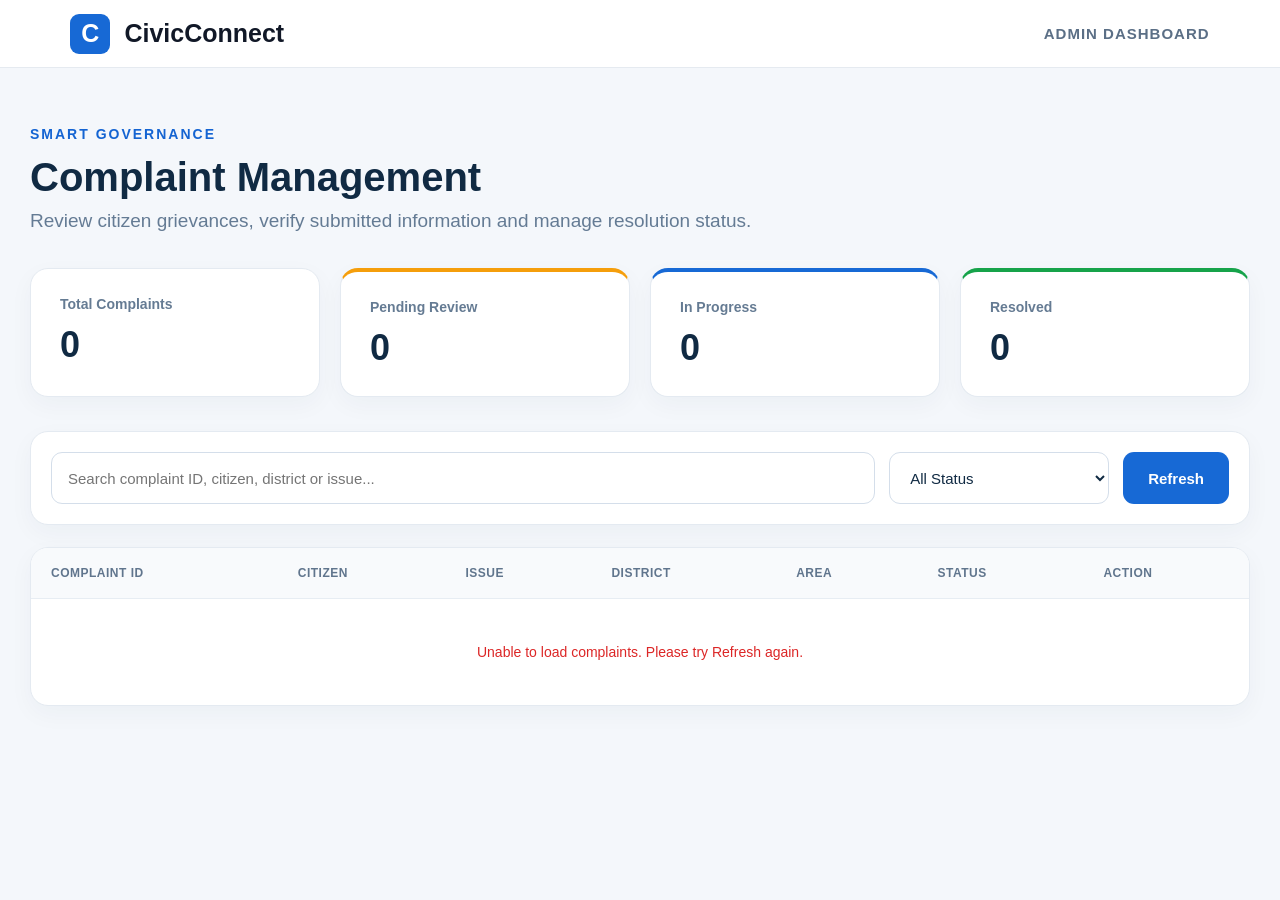
<file: CivicConnect_Final_Submission/admin.html>
<!DOCTYPE html>
<html lang="en">

<head>
    <meta charset="UTF-8">
    <meta name="viewport" content="width=device-width, initial-scale=1.0">

    <title>CivicConnect - Admin Dashboard</title>

    <style>
        * {
            box-sizing: border-box;
            margin: 0;
            padding: 0;
        }

        body {
            font-family: Arial, Helvetica, sans-serif;
            background: #f4f7fb;
            color: #102a43;
        }

        /* ================= HEADER ================= */

        header {
            height: 68px;
            background: #ffffff;
            border-bottom: 1px solid #e5eaf0;
            display: flex;
            align-items: center;
            justify-content: space-between;
            padding: 0 5.5%;
        }

        .brand {
            display: flex;
            align-items: center;
            gap: 14px;
            font-size: 25px;
            font-weight: 700;
            color: #111827;
        }

        .brand-icon {
            width: 40px;
            height: 40px;
            background: #1769d5;
            color: white;
            border-radius: 9px;
            display: flex;
            align-items: center;
            justify-content: center;
            font-size: 25px;
            font-weight: 700;
        }

        .admin-label {
            font-size: 15px;
            font-weight: 700;
            letter-spacing: 1px;
            color: #5b6f86;
        }

        /* ================= MAIN ================= */

        main {
            max-width: 1320px;
            margin: 0 auto;
            padding: 58px 30px 70px;
        }

        .eyebrow {
            color: #1464d2;
            font-size: 14px;
            font-weight: 800;
            letter-spacing: 2px;
            margin-bottom: 12px;
        }

        h1 {
            font-size: 40px;
            line-height: 1.15;
            margin-bottom: 10px;
            color: #102a43;
        }

        .subtitle {
            color: #647b94;
            font-size: 19px;
            margin-bottom: 36px;
        }

        /* ================= STAT CARDS ================= */

        .stats {
            display: grid;
            grid-template-columns: repeat(4, 1fr);
            gap: 20px;
            margin-bottom: 34px;
        }

        .stat-card {
            background: white;
            border: 1px solid #e4eaf1;
            border-radius: 18px;
            padding: 27px 29px;
            box-shadow: 0 8px 25px rgba(16, 42, 67, 0.04);
        }

        .stat-title {
            color: #657b93;
            font-size: 14px;
            font-weight: 600;
            margin-bottom: 12px;
        }

        .stat-number {
            font-size: 36px;
            font-weight: 800;
            color: #102a43;
        }

        .stat-card.pending {
            border-top: 4px solid #f59e0b;
        }

        .stat-card.progress {
            border-top: 4px solid #1769d5;
        }

        .stat-card.resolved {
            border-top: 4px solid #16a34a;
        }

        /* ================= TOOLBAR ================= */

        .toolbar {
            background: white;
            border: 1px solid #e4eaf1;
            border-radius: 18px;
            padding: 20px;
            display: grid;
            grid-template-columns: 1fr 220px auto;
            gap: 14px;
            margin-bottom: 22px;
            box-shadow: 0 8px 25px rgba(16, 42, 67, 0.04);
        }

        .search,
        .filter {
            height: 52px;
            border: 1px solid #d4deea;
            border-radius: 11px;
            padding: 0 16px;
            font-size: 15px;
            outline: none;
            background: white;
            color: #102a43;
        }

        .search:focus,
        .filter:focus {
            border-color: #1769d5;
            box-shadow: 0 0 0 3px rgba(23, 105, 213, 0.10);
        }

        .refresh-btn {
            height: 52px;
            padding: 0 25px;
            border: none;
            border-radius: 11px;
            background: #1769d5;
            color: white;
            font-size: 15px;
            font-weight: 700;
            cursor: pointer;
        }

        .refresh-btn:hover {
            background: #1258b3;
        }

        /* ================= TABLE ================= */

        .table-card {
            background: white;
            border: 1px solid #e4eaf1;
            border-radius: 18px;
            overflow: hidden;
            box-shadow: 0 8px 25px rgba(16, 42, 67, 0.04);
        }

        .table-wrapper {
            overflow-x: auto;
        }

        table {
            width: 100%;
            border-collapse: collapse;
            min-width: 1000px;
        }

        th {
            background: #f8fafc;
            color: #60758d;
            text-transform: uppercase;
            font-size: 12px;
            letter-spacing: .5px;
            padding: 18px 20px;
            text-align: left;
            border-bottom: 1px solid #e7edf3;
        }

        td {
            padding: 19px 20px;
            border-bottom: 1px solid #edf1f5;
            font-size: 14px;
            vertical-align: middle;
        }

        tr:last-child td {
            border-bottom: none;
        }

        .complaint-id {
            color: #1769d5;
            font-weight: 800;
            font-size: 15px;
        }

        .citizen-name {
            font-weight: 700;
            color: #172b4d;
        }

        .issue-title {
            max-width: 280px;
            color: #536b84;
            line-height: 1.45;
        }

        .area-text {
            color: #536b84;
        }

        /* ================= STATUS ================= */

        .status-select {
            min-width: 145px;
            height: 40px;
            border: 1px solid #d6e0eb;
            border-radius: 9px;
            padding: 0 10px;
            background: white;
            font-weight: 700;
            cursor: pointer;
        }

        .status-select.pending {
            color: #a16207;
        }

        .status-select.progress {
            color: #1769d5;
        }

        .status-select.resolved {
            color: #15803d;
        }

        .view-btn {
            border: none;
            background: #edf4ff;
            color: #1769d5;
            padding: 11px 18px;
            border-radius: 9px;
            font-weight: 700;
            cursor: pointer;
        }

        .view-btn:hover {
            background: #dceaff;
        }

        .empty {
            padding: 60px 20px;
            text-align: center;
            color: #71859a;
            font-size: 16px;
        }

        /* ================= MODAL ================= */

        .modal {
            position: fixed;
            inset: 0;
            background: rgba(15, 31, 48, 0.55);
            display: none;
            align-items: center;
            justify-content: center;
            padding: 25px;
            z-index: 1000;
        }

        .modal.show {
            display: flex;
        }

        .modal-card {
            width: 100%;
            max-width: 850px;
            max-height: 92vh;
            overflow-y: auto;
            background: white;
            border-radius: 20px;
            box-shadow: 0 25px 80px rgba(0, 0, 0, .22);
        }

        .modal-header {
            padding: 25px 28px;
            border-bottom: 1px solid #e8edf2;
            display: flex;
            justify-content: space-between;
            align-items: center;
            position: sticky;
            top: 0;
            background: white;
            z-index: 2;
        }

        .modal-header h2 {
            font-size: 23px;
            color: #102a43;
        }

        .modal-id {
            color: #1769d5;
            font-size: 14px;
            font-weight: 800;
            margin-top: 4px;
        }

        .close-btn {
            width: 38px;
            height: 38px;
            border: none;
            border-radius: 50%;
            background: #f1f5f9;
            color: #52677d;
            font-size: 25px;
            cursor: pointer;
        }

        .close-btn:hover {
            background: #e5ebf2;
        }

        .modal-body {
            padding: 28px;
        }

        /* ================= DETAIL SECTIONS ================= */

        .detail-section {
            margin-bottom: 28px;
        }

        .detail-section:last-child {
            margin-bottom: 0;
        }

        .section-title {
            color: #1769d5;
            font-size: 13px;
            font-weight: 800;
            text-transform: uppercase;
            letter-spacing: 1px;
            padding-bottom: 10px;
            border-bottom: 1px solid #e5ebf1;
            margin-bottom: 17px;
        }

        .detail-grid {
            display: grid;
            grid-template-columns: repeat(2, 1fr);
            gap: 15px;
        }

        .detail-item {
            background: #f8fafc;
            border: 1px solid #e7edf3;
            border-radius: 11px;
            padding: 14px 16px;
        }

        .detail-label {
            font-size: 11px;
            color: #71859a;
            font-weight: 700;
            text-transform: uppercase;
            letter-spacing: .5px;
            margin-bottom: 6px;
        }

        .detail-value {
            font-size: 14px;
            color: #1f344d;
            font-weight: 600;
            line-height: 1.5;
            word-break: break-word;
        }

        .full-width {
            grid-column: 1 / -1;
        }

        .description-box {
            background: #f8fafc;
            border: 1px solid #e7edf3;
            border-radius: 12px;
            padding: 18px;
            color: #334e68;
            line-height: 1.65;
            font-size: 14px;
            white-space: pre-wrap;
        }

        /* ================= STATUS ACTION ================= */

        .action-box {
            background: #f4f8ff;
            border: 1px solid #d9e7fb;
            border-radius: 14px;
            padding: 20px;
        }

        .action-row {
            display: grid;
            grid-template-columns: 1fr auto;
            gap: 14px;
            align-items: center;
        }

        .modal-status {
            height: 48px;
            border: 1px solid #ccd9e7;
            border-radius: 10px;
            padding: 0 14px;
            background: white;
            font-weight: 700;
            color: #17324d;
        }

        .update-btn {
            height: 48px;
            border: none;
            border-radius: 10px;
            padding: 0 24px;
            background: #1769d5;
            color: white;
            font-weight: 700;
            cursor: pointer;
        }

        .update-btn:hover {
            background: #1258b3;
        }

        .update-message {
            margin-top: 12px;
            font-size: 13px;
            font-weight: 600;
            display: none;
        }

        .update-message.success {
            display: block;
            color: #15803d;
        }

        .update-message.error {
            display: block;
            color: #dc2626;
        }

        /* ================= RESPONSIVE ================= */

        @media (max-width: 900px) {
            .stats {
                grid-template-columns: repeat(2, 1fr);
            }

            .toolbar {
                grid-template-columns: 1fr;
            }

            main {
                padding: 40px 18px;
            }

            h1 {
                font-size: 32px;
            }
        }

        @media (max-width: 600px) {
            header {
                padding: 0 18px;
            }

            .brand {
                font-size: 20px;
            }

            .admin-label {
                font-size: 11px;
            }

            .stats {
                grid-template-columns: 1fr;
            }

            .detail-grid {
                grid-template-columns: 1fr;
            }

            .full-width {
                grid-column: auto;
            }

            .action-row {
                grid-template-columns: 1fr;
            }

            .modal-body {
                padding: 20px;
            }
        }
    </style>
</head>

<body>

    <!-- ================= HEADER ================= -->

    <header>

        <div class="brand">
            <div class="brand-icon">C</div>
            CivicConnect
        </div>

        <div class="admin-label">
            ADMIN DASHBOARD
        </div>

    </header>


    <!-- ================= MAIN ================= -->

    <main>

        <div class="eyebrow">
            SMART GOVERNANCE
        </div>

        <h1>
            Complaint Management
        </h1>

        <p class="subtitle">
            Review citizen grievances, verify submitted information and manage resolution status.
        </p>


        <!-- ================= STATS ================= -->

        <section class="stats">

            <div class="stat-card">
                <div class="stat-title">
                    Total Complaints
                </div>

                <div class="stat-number" id="totalCount">
                    0
                </div>
            </div>


            <div class="stat-card pending">
                <div class="stat-title">
                    Pending Review
                </div>

                <div class="stat-number" id="pendingCount">
                    0
                </div>
            </div>


            <div class="stat-card progress">
                <div class="stat-title">
                    In Progress
                </div>

                <div class="stat-number" id="progressCount">
                    0
                </div>
            </div>


            <div class="stat-card resolved">
                <div class="stat-title">
                    Resolved
                </div>

                <div class="stat-number" id="resolvedCount">
                    0
                </div>
            </div>

        </section>


        <!-- ================= SEARCH ================= -->

        <section class="toolbar">

            <input
                type="text"
                id="searchInput"
                class="search"
                placeholder="Search complaint ID, citizen, district or issue..."
            >

            <select id="statusFilter" class="filter">

                <option value="All">
                    All Status
                </option>

                <option value="Pending">
                    Pending
                </option>

                <option value="In Progress">
                    In Progress
                </option>

                <option value="Resolved">
                    Resolved
                </option>

            </select>

            <button
                class="refresh-btn"
                onclick="loadComplaints()"
            >
                Refresh
            </button>

        </section>


        <!-- ================= TABLE ================= -->

        <section class="table-card">

            <div class="table-wrapper">

                <table>

                    <thead>

                        <tr>

                            <th>
                                Complaint ID
                            </th>

                            <th>
                                Citizen
                            </th>

                            <th>
                                Issue
                            </th>

                            <th>
                                District
                            </th>

                            <th>
                                Area
                            </th>

                            <th>
                                Status
                            </th>

                            <th>
                                Action
                            </th>

                        </tr>

                    </thead>


                    <tbody id="complaintsTable">

                    </tbody>

                </table>

            </div>


            <div
                class="empty"
                id="emptyMessage"
                style="display:none;"
            >
                No complaints found.
            </div>

        </section>

    </main>


    <!-- ================= DETAILS MODAL ================= -->

    <div
        class="modal"
        id="detailModal"
        onclick="closeModalOutside(event)"
    >

        <div
            class="modal-card"
            onclick="event.stopPropagation()"
        >

            <div class="modal-header">

                <div>

                    <h2>
                        Complaint Details
                    </h2>

                    <div
                        class="modal-id"
                        id="modalComplaintId"
                    >
                    </div>

                </div>

                <button
                    class="close-btn"
                    onclick="closeModal()"
                >
                    ×
                </button>

            </div>


            <div
                class="modal-body"
                id="detailContent"
            >
            </div>

        </div>

    </div>


    <!-- ================= JAVASCRIPT ================= -->

    <script>

        /* =====================================================
           RAILWAY API
        ===================================================== */

        const API_URL =
            "https://civicconnect-prototype-production.up.railway.app/api/complaints";


        let complaints = [];

        let selectedComplaint = null;


        /* =====================================================
           LOAD COMPLAINTS
        ===================================================== */

        async function loadComplaints() {

            const table =
                document.getElementById("complaintsTable");

            table.innerHTML = `
                <tr>
                    <td colspan="7"
                        style="text-align:center;padding:45px;color:#647b94;">
                        Loading complaints...
                    </td>
                </tr>
            `;

            try {

                const response =
                    await fetch(API_URL);

                if (!response.ok) {
                    throw new Error(
                        "Server returned " + response.status
                    );
                }

                complaints =
                    await response.json();

                updateStats();

                renderComplaints();

            } catch (error) {

                console.error(error);

                table.innerHTML = `
                    <tr>
                        <td colspan="7"
                            style="text-align:center;padding:45px;color:#dc2626;">
                            Unable to load complaints.
                            Please try Refresh again.
                        </td>
                    </tr>
                `;

            }

        }


        /* =====================================================
           STATISTICS
        ===================================================== */

        function updateStats() {

            let pending = 0;
            let progress = 0;
            let resolved = 0;


            complaints.forEach(function (complaint) {

                const status =
                    complaint.status || "Pending";


                if (status === "Pending") {

                    pending++;

                } else if (status === "In Progress") {

                    progress++;

                } else if (status === "Resolved") {

                    resolved++;

                }

            });


            document.getElementById("totalCount")
                .textContent = complaints.length;

            document.getElementById("pendingCount")
                .textContent = pending;

            document.getElementById("progressCount")
                .textContent = progress;

            document.getElementById("resolvedCount")
                .textContent = resolved;

        }


        /* =====================================================
           RENDER COMPLAINTS
        ===================================================== */

        function renderComplaints() {

            const table =
                document.getElementById("complaintsTable");

            const empty =
                document.getElementById("emptyMessage");


            const search =
                document.getElementById("searchInput")
                    .value
                    .trim()
                    .toLowerCase();


            const filter =
                document.getElementById("statusFilter")
                    .value;


            const filtered =
                complaints.filter(function (complaint) {

                    const status =
                        complaint.status || "Pending";


                    const searchableText = (

                        (complaint.complaintId || "") + " " +
                        (complaint.name || "") + " " +
                        (complaint.district || "") + " " +
                        (complaint.category || "") + " " +
                        (complaint.location || "") + " " +
                        (complaint.grievanceType || "") + " " +
                        (complaint.petitionSubject || "")

                    ).toLowerCase();


                    const matchesSearch =
                        searchableText.includes(search);


                    const matchesFilter =
                        filter === "All" ||
                        status === filter;


                    return matchesSearch && matchesFilter;

                });


            table.innerHTML = "";


            if (filtered.length === 0) {

                empty.style.display = "block";

                return;

            }


            empty.style.display = "none";


            filtered.forEach(function (complaint) {

                const row =
                    document.createElement("tr");


                const status =
                    complaint.status || "Pending";


                let statusClass = "pending";

                if (status === "In Progress") {
                    statusClass = "progress";
                }

                if (status === "Resolved") {
                    statusClass = "resolved";
                }


                const issue =
                    complaint.grievanceType === "Grievance Petition"
                        ? (
                            complaint.petitionSubject ||
                            complaint.category ||
                            "Grievance Petition"
                        )
                        : (
                            complaint.category ||
                            "Civic Grievance"
                        );


                const area =
                    complaint.areaType
                        ? complaint.areaType
                        : "—";


                row.innerHTML = `

                    <td>
                        <div class="complaint-id">
                            ${escapeHtml(
                                complaint.complaintId || "—"
                            )}
                        </div>
                    </td>


                    <td>
                        <div class="citizen-name">
                            ${escapeHtml(
                                complaint.name || "—"
                            )}
                        </div>
                    </td>


                    <td>
                        <div class="issue-title">
                            ${escapeHtml(issue)}
                        </div>
                    </td>


                    <td>
                        ${escapeHtml(
                            complaint.district || "—"
                        )}
                    </td>


                    <td>
                        <div class="area-text">
                            ${escapeHtml(area)}
                        </div>
                    </td>


                    <td>

                        <select
                            class="status-select ${statusClass}"
                            onchange="quickUpdateStatus(
                                ${complaint.id},
                                this.value
                            )"
                        >

                            <option
                                value="Pending"
                                ${status === "Pending" ? "selected" : ""}
                            >
                                Pending
                            </option>

                            <option
                                value="In Progress"
                                ${status === "In Progress" ? "selected" : ""}
                            >
                                In Progress
                            </option>

                            <option
                                value="Resolved"
                                ${status === "Resolved" ? "selected" : ""}
                            >
                                Resolved
                            </option>

                        </select>

                    </td>


                    <td>

                        <button
                            class="view-btn"
                            onclick="viewComplaint(${complaint.id})"
                        >
                            View
                        </button>

                    </td>

                `;


                table.appendChild(row);

            });

        }


        /* =====================================================
           VIEW COMPLAINT
        ===================================================== */

        function viewComplaint(databaseId) {

            selectedComplaint =
                complaints.find(function (complaint) {

                    return Number(complaint.id) ===
                        Number(databaseId);

                });


            if (!selectedComplaint) {
                return;
            }


            const complaint =
                selectedComplaint;


            document.getElementById(
                "modalComplaintId"
            ).textContent =
                complaint.complaintId || "Complaint";


            const areaType =
                complaint.areaType || "";


            let areaDetails = "";


            if (
                areaType.toLowerCase() === "rural"
            ) {

                areaDetails = `

                    <div class="detail-item">
                        <div class="detail-label">
                            Area Type
                        </div>
                        <div class="detail-value">
                            Rural
                        </div>
                    </div>

                    <div class="detail-item">
                        <div class="detail-label">
                            Block
                        </div>
                        <div class="detail-value">
                            ${displayValue(complaint.blockName)}
                        </div>
                    </div>

                    <div class="detail-item">
                        <div class="detail-label">
                            Panchayat
                        </div>
                        <div class="detail-value">
                            ${displayValue(complaint.panchayat)}
                        </div>
                    </div>

                `;

            } else if (
                areaType.toLowerCase() === "urban"
            ) {

                areaDetails = `

                    <div class="detail-item">
                        <div class="detail-label">
                            Area Type
                        </div>
                        <div class="detail-value">
                            Urban
                        </div>
                    </div>

                    <div class="detail-item">
                        <div class="detail-label">
                            Municipality
                        </div>
                        <div class="detail-value">
                            ${displayValue(complaint.municipality)}
                        </div>
                    </div>

                    <div class="detail-item">
                        <div class="detail-label">
                            Ward Number
                        </div>
                        <div class="detail-value">
                            ${displayValue(complaint.wardNumber)}
                        </div>
                    </div>

                `;

            } else {

                areaDetails = `

                    <div class="detail-item">
                        <div class="detail-label">
                            Area Type
                        </div>
                        <div class="detail-value">
                            Not specified
                        </div>
                    </div>

                `;

            }


            const grievanceType =
                complaint.grievanceType ||
                "Civic Grievance";


            const issueLabel =
                grievanceType === "Grievance Petition"
                    ? "Petition Subject"
                    : "Civic Category";


            const issueValue =
                grievanceType === "Grievance Petition"
                    ? (
                        complaint.petitionSubject ||
                        complaint.category
                    )
                    : complaint.category;


            document.getElementById(
                "detailContent"
            ).innerHTML = `


                <!-- CITIZEN -->

                <section class="detail-section">

                    <div class="section-title">
                        Citizen Information
                    </div>


                    <div class="detail-grid">

                        <div class="detail-item">

                            <div class="detail-label">
                                Citizen Name
                            </div>

                            <div class="detail-value">
                                ${displayValue(
                                    complaint.name
                                )}
                            </div>

                        </div>


                        <div class="detail-item">

                            <div class="detail-label">
                                Phone Number
                            </div>

                            <div class="detail-value">
                                ${displayValue(
                                    complaint.phone
                                )}
                            </div>

                        </div>

                    </div>

                </section>


                <!-- LOCATION -->

                <section class="detail-section">

                    <div class="section-title">
                        Location Details
                    </div>


                    <div class="detail-grid">

                        <div class="detail-item">

                            <div class="detail-label">
                                District
                            </div>

                            <div class="detail-value">
                                ${displayValue(
                                    complaint.district
                                )}
                            </div>

                        </div>

                        ${areaDetails}


                        <div class="detail-item full-width">

                            <div class="detail-label">
                                Exact Location
                            </div>

                            <div class="detail-value">
                                ${displayValue(
                                    complaint.location
                                )}
                            </div>

                        </div>

                    </div>

                </section>


                <!-- GRIEVANCE -->

                <section class="detail-section">

                    <div class="section-title">
                        Grievance Details
                    </div>


                    <div class="detail-grid">

                        <div class="detail-item">

                            <div class="detail-label">
                                Grievance Type
                            </div>

                            <div class="detail-value">
                                ${displayValue(
                                    grievanceType
                                )}
                            </div>

                        </div>


                        <div class="detail-item">

                            <div class="detail-label">
                                ${issueLabel}
                            </div>

                            <div class="detail-value">
                                ${displayValue(
                                    issueValue
                                )}
                            </div>

                        </div>


                        <div class="detail-item full-width">

                            <div class="detail-label">
                                Problem Description
                            </div>

                            <div class="description-box">
                                ${escapeHtml(
                                    complaint.description ||
                                    "No description provided."
                                )}
                            </div>

                        </div>

                    </div>

                </section>


                <!-- SUBMISSION -->

                <section class="detail-section">

                    <div class="section-title">
                        Submission Information
                    </div>


                    <div class="detail-grid">

                        <div class="detail-item">

                            <div class="detail-label">
                                Complaint ID
                            </div>

                            <div class="detail-value">
                                ${displayValue(
                                    complaint.complaintId
                                )}
                            </div>

                        </div>


                        <div class="detail-item">

                            <div class="detail-label">
                                Submitted On
                            </div>

                            <div class="detail-value">
                                ${formatDate(
                                    complaint.createdAt
                                )}
                            </div>

                        </div>

                    </div>

                </section>


                <!-- ADMIN ACTION -->

                <section class="detail-section">

                    <div class="section-title">
                        Admin Action
                    </div>


                    <div class="action-box">

                        <div class="action-row">

                            <select
                                id="modalStatus"
                                class="modal-status"
                            >

                                <option
                                    value="Pending"
                                    ${complaint.status === "Pending" ? "selected" : ""}
                                >
                                    Pending
                                </option>

                                <option
                                    value="In Progress"
                                    ${complaint.status === "In Progress" ? "selected" : ""}
                                >
                                    In Progress
                                </option>

                                <option
                                    value="Resolved"
                                    ${complaint.status === "Resolved" ? "selected" : ""}
                                >
                                    Resolved
                                </option>

                            </select>


                            <button
                                class="update-btn"
                                onclick="updateModalStatus()"
                            >
                                Update Status
                            </button>

                        </div>


                        <div
                            id="updateMessage"
                            class="update-message"
                        >
                        </div>

                    </div>

                </section>

            `;


            document.getElementById(
                "detailModal"
            ).classList.add("show");

        }


        /* =====================================================
           UPDATE STATUS FROM MODAL
        ===================================================== */

        async function updateModalStatus() {

            if (!selectedComplaint) {
                return;
            }


            const status =
                document.getElementById(
                    "modalStatus"
                ).value;


            const message =
                document.getElementById(
                    "updateMessage"
                );


            message.className =
                "update-message";


            message.textContent =
                "Updating status...";


            message.classList.add(
                "success"
            );


            try {

                await sendStatusUpdate(
                    selectedComplaint.id,
                    status
                );


                selectedComplaint.status =
                    status;


                updateStats();

                renderComplaints();


                message.textContent =
                    "Status updated successfully.";

                message.className =
                    "update-message success";


            } catch (error) {

                console.error(error);

                message.textContent =
                    "Unable to update status. Please try again.";

                message.className =
                    "update-message error";

            }

        }


        /* =====================================================
           QUICK STATUS UPDATE
        ===================================================== */

        async function quickUpdateStatus(
            databaseId,
            status
        ) {

            try {

                await sendStatusUpdate(
                    databaseId,
                    status
                );


                const complaint =
                    complaints.find(function (item) {

                        return Number(item.id) ===
                            Number(databaseId);

                    });


                if (complaint) {

                    complaint.status =
                        status;

                }


                updateStats();

                renderComplaints();


            } catch (error) {

                console.error(error);

                alert(
                    "Unable to update status. Please try again."
                );

                renderComplaints();

            }

        }


        /* =====================================================
           SEND STATUS UPDATE
        ===================================================== */

        async function sendStatusUpdate(
            databaseId,
            status
        ) {

            const response =
                await fetch(
                    API_URL + "/" +
                    databaseId +
                    "/status",
                    {

                        method: "PUT",

                        headers: {
                            "Content-Type":
                                "application/x-www-form-urlencoded"
                        },

                        body:
                            new URLSearchParams({
                                status: status
                            })

                    }
                );


            if (!response.ok) {

                const text =
                    await response.text();

                throw new Error(
                    text ||
                    "Status update failed"
                );

            }


            return response.json();

        }


        /* =====================================================
           CLOSE MODAL
        ===================================================== */

        function closeModal() {

            document.getElementById(
                "detailModal"
            ).classList.remove("show");

            selectedComplaint =
                null;

        }


        function closeModalOutside(event) {

            if (
                event.target.id ===
                "detailModal"
            ) {

                closeModal();

            }

        }


        /* =====================================================
           HELPERS
        ===================================================== */

        function displayValue(value) {

            if (
                value === null ||
                value === undefined ||
                String(value).trim() === ""
            ) {

                return "Not provided";

            }


            return escapeHtml(
                String(value)
            );

        }


        function escapeHtml(value) {

            return String(value)
                .replace(/&/g, "&amp;")
                .replace(/</g, "&lt;")
                .replace(/>/g, "&gt;")
                .replace(/"/g, "&quot;")
                .replace(/'/g, "&#039;");

        }


        function formatDate(value) {

            if (!value) {
                return "Not available";
            }


            const date =
                new Date(value);


            if (
                Number.isNaN(
                    date.getTime()
                )
            ) {

                return escapeHtml(
                    String(value)
                );

            }


            return date.toLocaleString(
                "en-IN",
                {
                    day: "2-digit",
                    month: "short",
                    year: "numeric",
                    hour: "2-digit",
                    minute: "2-digit"
                }
            );

        }


        /* =====================================================
           SEARCH + FILTER
        ===================================================== */

        document.getElementById(
            "searchInput"
        ).addEventListener(
            "input",
            renderComplaints
        );


        document.getElementById(
            "statusFilter"
        ).addEventListener(
            "change",
            renderComplaints
        );


        /* =====================================================
           ESCAPE KEY
        ===================================================== */

        document.addEventListener(
            "keydown",
            function (event) {

                if (
                    event.key === "Escape"
                ) {

                    closeModal();

                }

            }
        );


        /* =====================================================
           START
        ===================================================== */

        loadComplaints();

    </script>

</body>

</html>
</file>
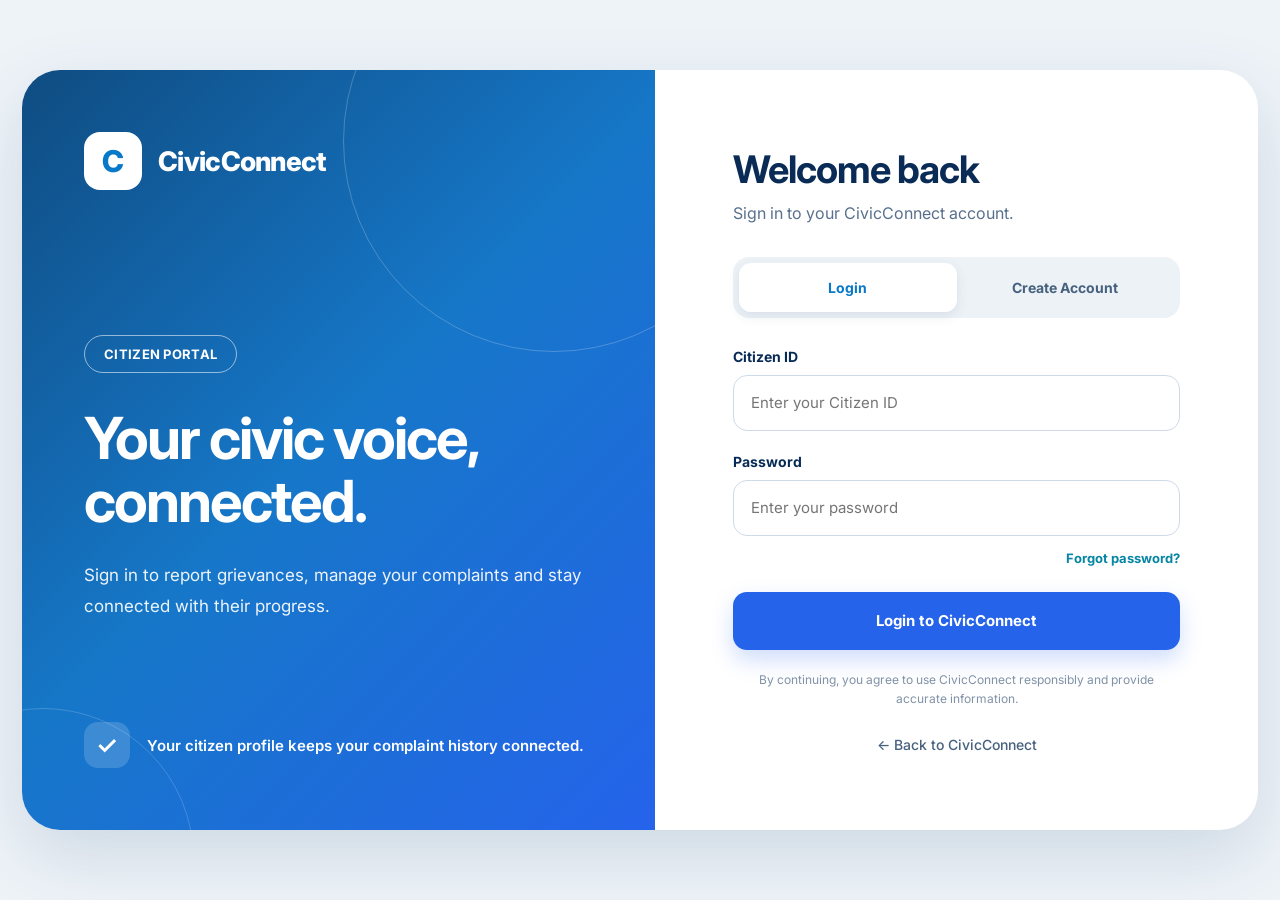
<file: CivicConnect_Final_Submission/citizen-profile.html>
<!DOCTYPE html>
<html lang="en">

<head>
    <meta charset="UTF-8">
    <meta name="viewport" content="width=device-width, initial-scale=1.0">

    <title>CivicConnect - Citizen Login</title>

    <link rel="preconnect" href="https://fonts.googleapis.com">
    <link rel="preconnect" href="https://fonts.gstatic.com" crossorigin>

    <link href="https://fonts.googleapis.com/css2?family=Inter:wght@400;500;600;700;800&display=swap"
        rel="stylesheet">

    <style>
        * {
            margin: 0;
            padding: 0;
            box-sizing: border-box;
        }

        body {
            font-family: "Inter", sans-serif;
            min-height: 100vh;
            background: #eef3f8;
            display: flex;
            align-items: center;
            justify-content: center;
            padding: 22px;
            color: #092b55;
        }

        /* ================= MAIN CONTAINER ================= */

        .login-container {
            width: 100%;
            max-width: 1330px;
            min-height: 760px;
            background: white;
            border-radius: 38px;
            overflow: hidden;
            display: grid;
            grid-template-columns: 1.05fr 1fr;
            box-shadow: 0 25px 70px rgba(20, 65, 110, 0.15);
        }

        /* ================= LEFT PANEL ================= */

        .left-panel {
            position: relative;
            padding: 62px;
            color: white;
            overflow: hidden;

            background: linear-gradient(
                135deg,
                #0f4c81 0%,
                #1677c8 48%,
                #2563eb 100%
            );

            display: flex;
            flex-direction: column;
        }

        .left-panel::before {
            content: "";
            position: absolute;
            width: 420px;
            height: 420px;
            border: 1px solid rgba(255, 255, 255, 0.22);
            border-radius: 50%;
            top: -140px;
            right: -110px;
        }

        .left-panel::after {
            content: "";
            position: absolute;
            width: 300px;
            height: 300px;
            border: 1px solid rgba(255, 255, 255, 0.18);
            border-radius: 50%;
            bottom: -180px;
            left: -130px;
        }

        /* ================= LOGO ================= */

        .logo {
            display: flex;
            align-items: center;
            gap: 16px;
            position: relative;
            z-index: 2;
        }

        .logo-icon {
            width: 58px;
            height: 58px;
            border-radius: 16px;
            background: white;
            color: #0878c9;
            display: flex;
            align-items: center;
            justify-content: center;
            font-size: 30px;
            font-weight: 800;
        }

        .logo-name {
            font-size: 27px;
            font-weight: 800;
            letter-spacing: -0.7px;
        }

        /* ================= LEFT CONTENT ================= */

        .left-content {
            position: relative;
            z-index: 2;
            margin-top: 145px;
            max-width: 570px;
        }

        .portal-badge {
            display: inline-flex;
            align-items: center;
            border: 1px solid rgba(255, 255, 255, 0.55);
            border-radius: 30px;
            padding: 10px 19px;
            font-size: 13px;
            font-weight: 700;
            letter-spacing: 0.3px;
            margin-bottom: 34px;
        }

        .left-content h1 {
            font-size: 58px;
            line-height: 1.08;
            letter-spacing: -2px;
            margin-bottom: 28px;
        }

        .left-content p {
            font-size: 17px;
            line-height: 1.8;
            color: rgba(255, 255, 255, 0.92);
            max-width: 520px;
        }

        /* ================= LEFT FOOTER ================= */

        .left-footer {
            position: absolute;
            z-index: 3;
            bottom: 62px;
            left: 62px;
            right: 62px;

            display: flex;
            align-items: center;
            gap: 17px;

            font-size: 15px;
            font-weight: 600;
        }

        .check-box {
            width: 46px;
            height: 46px;
            border-radius: 14px;
            background: rgba(255, 255, 255, 0.16);
            display: flex;
            align-items: center;
            justify-content: center;
            font-size: 25px;
        }

        /* ================= RIGHT PANEL ================= */

        .right-panel {
            padding: 66px 78px;
            display: flex;
            flex-direction: column;
            justify-content: center;
        }

        .right-panel h2 {
            font-size: 38px;
            line-height: 1.2;
            letter-spacing: -1px;
            margin-bottom: 10px;
        }

        .subtitle {
            color: #58708c;
            font-size: 16px;
            margin-bottom: 34px;
        }

        /* ================= TABS ================= */

        .tabs {
            width: 100%;
            background: #edf2f7;
            padding: 6px;
            border-radius: 16px;
            display: flex;
            margin-bottom: 30px;
        }

        .tab {
            width: 50%;
            border: none;
            background: transparent;
            padding: 16px 10px;
            border-radius: 12px;
            font-family: inherit;
            font-size: 14px;
            font-weight: 700;
            color: #46617d;
            cursor: pointer;
            transition: 0.2s ease;
        }

        .tab.active {
            background: white;
            color: #0878c9;
            box-shadow: 0 4px 12px rgba(30, 70, 110, 0.10);
        }

        /* ================= MESSAGES ================= */

        .message {
            display: none;
            padding: 13px 16px;
            border-radius: 12px;
            margin-bottom: 20px;
            font-size: 13px;
            line-height: 1.5;
        }

        .message.show {
            display: block;
        }

        .message.success {
            background: #e8f7f0;
            color: #087a50;
        }

        .message.error {
            background: #fff0f0;
            color: #c0392b;
        }

        /* ================= FORMS ================= */

        form {
            width: 100%;
        }

        .form-group {
            margin-bottom: 22px;
        }

        .form-group label {
            display: block;
            font-size: 14px;
            font-weight: 700;
            margin-bottom: 10px;
            color: #082b55;
        }

        .form-group input {
            width: 100%;
            height: 56px;
            border: 1px solid #cfdae7;
            border-radius: 14px;
            padding: 0 17px;
            outline: none;
            font-family: inherit;
            font-size: 15px;
            color: #173653;
            background: white;
            transition: 0.2s ease;
        }

        .form-group input:focus {
            border-color: #2679df;
            box-shadow: 0 0 0 4px rgba(37, 99, 235, 0.10);
        }

        /* ================= PASSWORD ================= */

        .password-wrapper {
            position: relative;
        }

        .password-wrapper input {
            padding-right: 55px;
        }

        .eye-button {
            position: absolute;
            right: 14px;
            top: 50%;
            transform: translateY(-50%);

            width: 36px;
            height: 36px;

            border: none;
            background: transparent;

            display: flex;
            align-items: center;
            justify-content: center;

            cursor: pointer;
            color: #0878c9;
            padding: 0;
        }

        .eye-button:hover {
            color: #1d4ed8;
        }

        .eye-button svg {
            width: 21px;
            height: 21px;
            stroke: currentColor;
            fill: none;
            stroke-width: 2;
            stroke-linecap: round;
            stroke-linejoin: round;
        }

        /* ================= FORGOT PASSWORD ================= */

        .forgot {
            display: block;
            text-align: right;
            margin-top: -8px;
            margin-bottom: 26px;

            color: #0785a4;
            font-size: 13px;
            font-weight: 700;
            text-decoration: none;
            cursor: pointer;
        }

        .forgot:hover {
            text-decoration: underline;
        }

        /* ================= PRIMARY BUTTON ================= */

        .primary-button {
            width: 100%;
            height: 58px;
            border: none;
            border-radius: 14px;

            background: #2563eb;
            color: white;

            font-family: inherit;
            font-size: 15px;
            font-weight: 700;

            cursor: pointer;

            box-shadow: 0 10px 22px rgba(37, 99, 235, 0.22);

            transition: 0.2s ease;
        }

        .primary-button:hover {
            background: #1d4ed8;
            transform: translateY(-1px);
        }

        .primary-button:active {
            transform: translateY(0);
        }

        /* ================= TERMS ================= */

        .terms {
            text-align: center;
            color: #8092a7;
            font-size: 12px;
            line-height: 1.6;
            margin-top: 20px;
        }

        /* ================= BACK LINK ================= */

        .back-link {
            display: block;
            text-align: center;
            margin-top: 28px;

            color: #46617d;
            text-decoration: none;
            font-size: 14px;
            font-weight: 500;
        }

        .back-link:hover {
            color: #2563eb;
        }

        /* ================= SIGNUP ================= */

        .signup-form {
            display: none;
        }

        .signup-form.active {
            display: block;
        }

        .login-form.hidden {
            display: none;
        }

        /* ================= RESPONSIVE ================= */

        @media (max-width: 1000px) {

            .login-container {
                grid-template-columns: 1fr;
                max-width: 650px;
            }

            .left-panel {
                min-height: 430px;
                padding: 42px;
            }

            .left-content {
                margin-top: 70px;
            }

            .left-content h1 {
                font-size: 44px;
            }

            .left-footer {
                left: 42px;
                bottom: 35px;
            }

            .right-panel {
                padding: 50px 42px;
            }
        }

        @media (max-width: 600px) {

            body {
                padding: 10px;
            }

            .login-container {
                border-radius: 25px;
            }

            .left-panel {
                min-height: 390px;
                padding: 30px;
            }

            .logo-icon {
                width: 48px;
                height: 48px;
                font-size: 25px;
            }

            .logo-name {
                font-size: 23px;
            }

            .left-content {
                margin-top: 55px;
            }

            .left-content h1 {
                font-size: 37px;
                letter-spacing: -1px;
            }

            .left-content p {
                font-size: 14px;
            }

            .left-footer {
                left: 30px;
                right: 30px;
                bottom: 28px;
                font-size: 12px;
            }

            .check-box {
                width: 40px;
                height: 40px;
                font-size: 20px;
            }

            .right-panel {
                padding: 38px 25px;
            }

            .right-panel h2 {
                font-size: 31px;
            }
        }

        /* ================= SIGNUP FLOW ADDITIONS ================= */
        .field-note {
            margin-top: 8px;
            color: #7a8da5;
            font-size: 12px;
            line-height: 1.55;
        }

        .otp-section {
            margin-top: 4px;
            padding: 18px;
            border: 1px solid #dbe7f4;
            border-radius: 16px;
            background: linear-gradient(135deg, #f7fbff, #eef6ff);
        }

        .secondary-action {
            margin-top: 2px;
        }

        .demo-note {
            margin-top: 10px;
            text-align: center;
            color: #7186a0;
            font-size: 12px;
        }

        .verified-badge {
            margin: 16px 0;
            padding: 13px 16px;
            border-radius: 12px;
            background: #e9f8f0;
            color: #087a50;
            font-size: 13px;
            font-weight: 700;
        }

        .citizen-id-box {
            margin: 16px 0 20px;
            padding: 18px;
            border-radius: 16px;
            border: 1px solid #cfe0f4;
            background: linear-gradient(135deg, #eff6ff, #ffffff);
            text-align: center;
        }

        .citizen-id-label {
            display: block;
            color: #58708c;
            font-size: 12px;
            font-weight: 700;
            text-transform: uppercase;
            letter-spacing: .7px;
            margin-bottom: 7px;
        }

        .citizen-id-box strong {
            display: block;
            color: #0f4c81;
            font-size: 25px;
            letter-spacing: 1.5px;
        }

        .citizen-id-help {
            display: block;
            margin-top: 7px;
            color: #7186a0;
            font-size: 12px;
            line-height: 1.5;
        }

        .password-section {
            margin-top: 4px;
        }

        /* citizen.js creates the password eye wrapper dynamically. */
        .password-toggle-wrapper {
            position: relative;
            width: 100%;
        }
    </style>
</head>

<body>

    <div class="login-container">

        <!-- ================= LEFT SIDE ================= -->

        <section class="left-panel">

            <div class="logo">
                <div class="logo-icon">C</div>
                <div class="logo-name">CivicConnect</div>
            </div>

            <div class="left-content">

                <div class="portal-badge">
                    CITIZEN PORTAL
                </div>

                <h1>
                    Your civic voice,
                    connected.
                </h1>

                <p>
                    Sign in to report grievances, manage your complaints
                    and stay connected with their progress.
                </p>

            </div>

            <div class="left-footer">

                <div class="check-box">
                    ✓
                </div>

                <span>
                    Your citizen profile keeps your complaint history connected.
                </span>

            </div>

        </section>


        <!-- ================= RIGHT SIDE ================= -->

        <section class="right-panel">

            <h2 id="formTitle">
                Welcome back
            </h2>

            <p class="subtitle" id="formSubtitle">
                Sign in to your CivicConnect account.
            </p>


            <!-- ================= TABS ================= -->

            <div class="tabs">

                <button
                    type="button"
                    class="tab active"
                    id="loginTab"
                    onclick="showLogin()">
                    Login
                </button>

                <button
                    type="button"
                    class="tab"
                    id="signupTab"
                    onclick="showSignup()">
                    Create Account
                </button>

            </div>


            <!-- ================= MESSAGE ================= -->

            <div
                id="loginMessage"
                class="message">
            </div>

            <div
                id="signupMessage"
                class="message">
            </div>


            <!-- ================= LOGIN FORM ================= -->

            <form
                id="loginForm"
                class="login-form"
                onsubmit="handleLogin(event)">

                <div class="form-group">

                    <label for="loginCitizenId">
                        Citizen ID
                    </label>

                    <input
                        type="tel"
                        id="loginCitizenId"
                        placeholder="Enter your Citizen ID"
                        autocomplete="username"
                        required>

                </div>


                <div class="form-group">

                    <label for="loginPassword">
                        Password
                    </label>

                    <input
                        type="password"
                        id="loginPassword"
                        placeholder="Enter your password"
                        autocomplete="current-password"
                        required>

                </div>


                <a
                    href="#"
                    class="forgot"
                    onclick="forgotPassword(); return false;">
                    Forgot password?
                </a>


                <button
                    type="submit"
                    class="primary-button">
                    Login to CivicConnect
                </button>


                <p class="terms">
                    By continuing, you agree to use CivicConnect responsibly
                    and provide accurate information.
                </p>

            </form>


            <!-- ================= SIGNUP FORM ================= -->

            <form
                id="signupForm"
                class="signup-form"
                onsubmit="handleSignup(event)">

                <div id="otpSendSection">

                    <div class="form-group">
                        <label for="signupName">
                            Full Name
                        </label>
                        <input
                            type="text"
                            id="signupName"
                            placeholder="Enter your full name"
                            autocomplete="name"
                            required>
                    </div>

                    <div class="form-group">
                        <label for="signupAadhaar">
                            Aadhaar Number
                        </label>
                        <input
                            type="text"
                            id="signupAadhaar"
                            inputmode="numeric"
                            maxlength="12"
                            placeholder="Enter your 12-digit Aadhaar number"
                            autocomplete="off"
                            required>
                        <p class="field-note">
                            Your Aadhaar number is used only for identity verification in this prototype and is not stored as your Citizen ID.
                        </p>
                    </div>

                    <div class="form-group">
                        <label for="signupMobile">
                            Aadhaar-linked Mobile Number
                        </label>
                        <input
                            type="tel"
                            id="signupMobile"
                            inputmode="numeric"
                            maxlength="10"
                            placeholder="Enter your 10-digit mobile number"
                            autocomplete="tel"
                            required>
                    </div>

                    <button
                        type="button"
                        class="primary-button"
                        onclick="generateOTP()">
                        Generate OTP
                    </button>

                </div>

                <div id="otpSection" class="otp-section" style="display:none;">
                    <div class="form-group">
                        <label for="signupOtp">
                            Enter OTP
                        </label>
                        <input
                            type="text"
                            id="signupOtp"
                            inputmode="numeric"
                            maxlength="6"
                            placeholder="Enter 6-digit OTP"
                            autocomplete="one-time-code">
                    </div>

                    <button
                        type="button"
                        class="primary-button secondary-action"
                        onclick="verifyOTP()">
                        Verify OTP
                    </button>

                    <p class="demo-note">
                        Prototype demo OTP: <strong>123456</strong>
                    </p>
                </div>

                <div id="verifiedBadge" class="verified-badge" style="display:none;">
                    ✓ Identity verified successfully
                </div>

                <div id="citizenIdBox" class="citizen-id-box" style="display:none;">
                    <span class="citizen-id-label">Your Citizen ID</span>
                    <strong id="generatedCitizenId">—</strong>
                    <span class="citizen-id-help">This ID will be used to sign in and connect your complaint history.</span>
                </div>

                <div id="passwordSection" class="password-section" style="display:none;">

                    <div class="form-group">
                        <label for="signupPassword">
                            Create Password
                        </label>
                        <input
                            type="password"
                            id="signupPassword"
                            placeholder="Create a password"
                            autocomplete="new-password">
                    </div>

                    <div class="form-group">
                        <label for="signupConfirmPassword">
                            Confirm Password
                        </label>
                        <input
                            type="password"
                            id="signupConfirmPassword"
                            placeholder="Re-enter your password"
                            autocomplete="new-password">
                    </div>

                    <button
                        type="submit"
                        class="primary-button">
                        Create CivicConnect Account
                    </button>

                    <p class="terms">
                        Your account helps keep your complaints connected to your Citizen ID.
                    </p>

                </div>

            </form>


            <!-- ================= BACK ================= -->

            <a
                href="index.html"
                class="back-link">
                ← Back to CivicConnect
            </a>

        </section>

    </div>


    <!-- Your existing JavaScript -->

    <script src="citizen.js"></script>


    <!-- Password visibility is handled by citizen.js -->

</body>

</html>
</file>
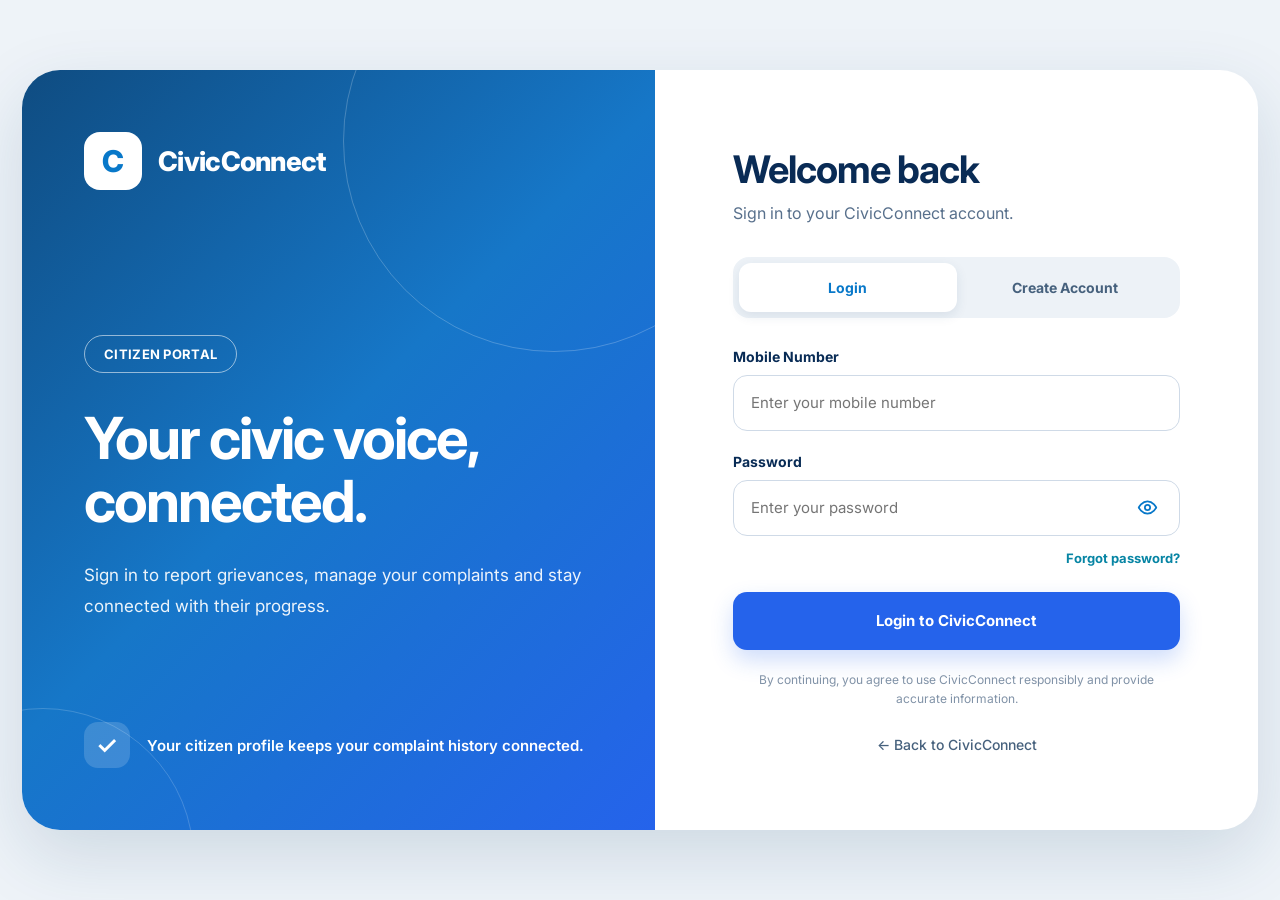
<file: CivicConnect_Final_Submission/login.html>
<!DOCTYPE html>
<html lang="en">

<head>
    <meta charset="UTF-8">
    <meta name="viewport" content="width=device-width, initial-scale=1.0">

    <title>CivicConnect - Citizen Login</title>

    <link rel="preconnect" href="https://fonts.googleapis.com">
    <link rel="preconnect" href="https://fonts.gstatic.com" crossorigin>

    <link href="https://fonts.googleapis.com/css2?family=Inter:wght@400;500;600;700;800&display=swap"
        rel="stylesheet">

    <style>
        * {
            margin: 0;
            padding: 0;
            box-sizing: border-box;
        }

        body {
            font-family: "Inter", sans-serif;
            min-height: 100vh;
            background: #eef3f8;
            display: flex;
            align-items: center;
            justify-content: center;
            padding: 22px;
            color: #092b55;
        }

        /* ================= MAIN CONTAINER ================= */

        .login-container {
            width: 100%;
            max-width: 1330px;
            min-height: 760px;
            background: white;
            border-radius: 38px;
            overflow: hidden;
            display: grid;
            grid-template-columns: 1.05fr 1fr;
            box-shadow: 0 25px 70px rgba(20, 65, 110, 0.15);
        }

        /* ================= LEFT PANEL ================= */

        .left-panel {
            position: relative;
            padding: 62px;
            color: white;
            overflow: hidden;

            background: linear-gradient(
                135deg,
                #0f4c81 0%,
                #1677c8 48%,
                #2563eb 100%
            );

            display: flex;
            flex-direction: column;
        }

        .left-panel::before {
            content: "";
            position: absolute;
            width: 420px;
            height: 420px;
            border: 1px solid rgba(255, 255, 255, 0.22);
            border-radius: 50%;
            top: -140px;
            right: -110px;
        }

        .left-panel::after {
            content: "";
            position: absolute;
            width: 300px;
            height: 300px;
            border: 1px solid rgba(255, 255, 255, 0.18);
            border-radius: 50%;
            bottom: -180px;
            left: -130px;
        }

        /* ================= LOGO ================= */

        .logo {
            display: flex;
            align-items: center;
            gap: 16px;
            position: relative;
            z-index: 2;
        }

        .logo-icon {
            width: 58px;
            height: 58px;
            border-radius: 16px;
            background: white;
            color: #0878c9;
            display: flex;
            align-items: center;
            justify-content: center;
            font-size: 30px;
            font-weight: 800;
        }

        .logo-name {
            font-size: 27px;
            font-weight: 800;
            letter-spacing: -0.7px;
        }

        /* ================= LEFT CONTENT ================= */

        .left-content {
            position: relative;
            z-index: 2;
            margin-top: 145px;
            max-width: 570px;
        }

        .portal-badge {
            display: inline-flex;
            align-items: center;
            border: 1px solid rgba(255, 255, 255, 0.55);
            border-radius: 30px;
            padding: 10px 19px;
            font-size: 13px;
            font-weight: 700;
            letter-spacing: 0.3px;
            margin-bottom: 34px;
        }

        .left-content h1 {
            font-size: 58px;
            line-height: 1.08;
            letter-spacing: -2px;
            margin-bottom: 28px;
        }

        .left-content p {
            font-size: 17px;
            line-height: 1.8;
            color: rgba(255, 255, 255, 0.92);
            max-width: 520px;
        }

        /* ================= LEFT FOOTER ================= */

        .left-footer {
            position: absolute;
            z-index: 3;
            bottom: 62px;
            left: 62px;
            right: 62px;

            display: flex;
            align-items: center;
            gap: 17px;

            font-size: 15px;
            font-weight: 600;
        }

        .check-box {
            width: 46px;
            height: 46px;
            border-radius: 14px;
            background: rgba(255, 255, 255, 0.16);
            display: flex;
            align-items: center;
            justify-content: center;
            font-size: 25px;
        }

        /* ================= RIGHT PANEL ================= */

        .right-panel {
            padding: 66px 78px;
            display: flex;
            flex-direction: column;
            justify-content: center;
        }

        .right-panel h2 {
            font-size: 38px;
            line-height: 1.2;
            letter-spacing: -1px;
            margin-bottom: 10px;
        }

        .subtitle {
            color: #58708c;
            font-size: 16px;
            margin-bottom: 34px;
        }

        /* ================= TABS ================= */

        .tabs {
            width: 100%;
            background: #edf2f7;
            padding: 6px;
            border-radius: 16px;
            display: flex;
            margin-bottom: 30px;
        }

        .tab {
            width: 50%;
            border: none;
            background: transparent;
            padding: 16px 10px;
            border-radius: 12px;
            font-family: inherit;
            font-size: 14px;
            font-weight: 700;
            color: #46617d;
            cursor: pointer;
            transition: 0.2s ease;
        }

        .tab.active {
            background: white;
            color: #0878c9;
            box-shadow: 0 4px 12px rgba(30, 70, 110, 0.10);
        }

        /* ================= MESSAGES ================= */

        .message {
            display: none;
            padding: 13px 16px;
            border-radius: 12px;
            margin-bottom: 20px;
            font-size: 13px;
            line-height: 1.5;
        }

        .message.show {
            display: block;
        }

        .message.success {
            background: #e8f7f0;
            color: #087a50;
        }

        .message.error {
            background: #fff0f0;
            color: #c0392b;
        }

        /* ================= FORMS ================= */

        form {
            width: 100%;
        }

        .form-group {
            margin-bottom: 22px;
        }

        .form-group label {
            display: block;
            font-size: 14px;
            font-weight: 700;
            margin-bottom: 10px;
            color: #082b55;
        }

        .form-group input {
            width: 100%;
            height: 56px;
            border: 1px solid #cfdae7;
            border-radius: 14px;
            padding: 0 17px;
            outline: none;
            font-family: inherit;
            font-size: 15px;
            color: #173653;
            background: white;
            transition: 0.2s ease;
        }

        .form-group input:focus {
            border-color: #2679df;
            box-shadow: 0 0 0 4px rgba(37, 99, 235, 0.10);
        }

        /* ================= PASSWORD ================= */

        .password-wrapper {
            position: relative;
        }

        .password-wrapper input {
            padding-right: 55px;
        }

        .eye-button {
            position: absolute;
            right: 14px;
            top: 50%;
            transform: translateY(-50%);

            width: 36px;
            height: 36px;

            border: none;
            background: transparent;

            display: flex;
            align-items: center;
            justify-content: center;

            cursor: pointer;
            color: #0878c9;
            padding: 0;
        }

        .eye-button:hover {
            color: #1d4ed8;
        }

        .eye-button svg {
            width: 21px;
            height: 21px;
            stroke: currentColor;
            fill: none;
            stroke-width: 2;
            stroke-linecap: round;
            stroke-linejoin: round;
        }

        /* ================= FORGOT PASSWORD ================= */

        .forgot {
            display: block;
            text-align: right;
            margin-top: -8px;
            margin-bottom: 26px;

            color: #0785a4;
            font-size: 13px;
            font-weight: 700;
            text-decoration: none;
            cursor: pointer;
        }

        .forgot:hover {
            text-decoration: underline;
        }

        /* ================= PRIMARY BUTTON ================= */

        .primary-button {
            width: 100%;
            height: 58px;
            border: none;
            border-radius: 14px;

            background: #2563eb;
            color: white;

            font-family: inherit;
            font-size: 15px;
            font-weight: 700;

            cursor: pointer;

            box-shadow: 0 10px 22px rgba(37, 99, 235, 0.22);

            transition: 0.2s ease;
        }

        .primary-button:hover {
            background: #1d4ed8;
            transform: translateY(-1px);
        }

        .primary-button:active {
            transform: translateY(0);
        }

        /* ================= TERMS ================= */

        .terms {
            text-align: center;
            color: #8092a7;
            font-size: 12px;
            line-height: 1.6;
            margin-top: 20px;
        }

        /* ================= BACK LINK ================= */

        .back-link {
            display: block;
            text-align: center;
            margin-top: 28px;

            color: #46617d;
            text-decoration: none;
            font-size: 14px;
            font-weight: 500;
        }

        .back-link:hover {
            color: #2563eb;
        }

        /* ================= SIGNUP ================= */

        .signup-form {
            display: none;
        }

        .signup-form.active {
            display: block;
        }

        .login-form.hidden {
            display: none;
        }

        /* ================= RESPONSIVE ================= */

        @media (max-width: 1000px) {

            .login-container {
                grid-template-columns: 1fr;
                max-width: 650px;
            }

            .left-panel {
                min-height: 430px;
                padding: 42px;
            }

            .left-content {
                margin-top: 70px;
            }

            .left-content h1 {
                font-size: 44px;
            }

            .left-footer {
                left: 42px;
                bottom: 35px;
            }

            .right-panel {
                padding: 50px 42px;
            }
        }

        @media (max-width: 600px) {

            body {
                padding: 10px;
            }

            .login-container {
                border-radius: 25px;
            }

            .left-panel {
                min-height: 390px;
                padding: 30px;
            }

            .logo-icon {
                width: 48px;
                height: 48px;
                font-size: 25px;
            }

            .logo-name {
                font-size: 23px;
            }

            .left-content {
                margin-top: 55px;
            }

            .left-content h1 {
                font-size: 37px;
                letter-spacing: -1px;
            }

            .left-content p {
                font-size: 14px;
            }

            .left-footer {
                left: 30px;
                right: 30px;
                bottom: 28px;
                font-size: 12px;
            }

            .check-box {
                width: 40px;
                height: 40px;
                font-size: 20px;
            }

            .right-panel {
                padding: 38px 25px;
            }

            .right-panel h2 {
                font-size: 31px;
            }
        }
    </style>
</head>

<body>

    <div class="login-container">

        <!-- ================= LEFT SIDE ================= -->

        <section class="left-panel">

            <div class="logo">
                <div class="logo-icon">C</div>
                <div class="logo-name">CivicConnect</div>
            </div>

            <div class="left-content">

                <div class="portal-badge">
                    CITIZEN PORTAL
                </div>

                <h1>
                    Your civic voice,
                    connected.
                </h1>

                <p>
                    Sign in to report grievances, manage your complaints
                    and stay connected with their progress.
                </p>

            </div>

            <div class="left-footer">

                <div class="check-box">
                    ✓
                </div>

                <span>
                    Your citizen profile keeps your complaint history connected.
                </span>

            </div>

        </section>


        <!-- ================= RIGHT SIDE ================= -->

        <section class="right-panel">

            <h2 id="formTitle">
                Welcome back
            </h2>

            <p class="subtitle" id="formSubtitle">
                Sign in to your CivicConnect account.
            </p>


            <!-- ================= TABS ================= -->

            <div class="tabs">

                <button
                    type="button"
                    class="tab active"
                    id="loginTab"
                    onclick="showLogin()">
                    Login
                </button>

                <button
                    type="button"
                    class="tab"
                    id="signupTab"
                    onclick="showSignup()">
                    Create Account
                </button>

            </div>


            <!-- ================= MESSAGE ================= -->

            <div
                id="loginMessage"
                class="message">
            </div>

            <div
                id="signupMessage"
                class="message">
            </div>


            <!-- ================= LOGIN FORM ================= -->

            <form
                id="loginForm"
                class="login-form"
                onsubmit="handleLogin(event)">

                <div class="form-group">

                    <label for="loginPhone">
                        Mobile Number
                    </label>

                    <input
                        type="tel"
                        id="loginPhone"
                        placeholder="Enter your mobile number"
                        maxlength="10"
                        autocomplete="tel"
                        required>

                </div>


                <div class="form-group">

                    <label for="loginPassword">
                        Password
                    </label>

                    <div class="password-wrapper">

                        <input
                            type="password"
                            id="loginPassword"
                            placeholder="Enter your password"
                            autocomplete="current-password"
                            required>

                        <button
                            type="button"
                            class="eye-button"
                            onclick="togglePassword('loginPassword', this)"
                            aria-label="Show password">

                            <!-- Eye icon -->

                            <svg
                                viewBox="0 0 24 24"
                                xmlns="http://www.w3.org/2000/svg">

                                <path
                                    d="M2 12s3.5-7 10-7 10 7 10 7-3.5 7-10 7S2 12 2 12z">
                                </path>

                                <circle
                                    cx="12"
                                    cy="12"
                                    r="3">
                                </circle>

                            </svg>

                        </button>

                    </div>

                </div>


                <a
                    href="#"
                    class="forgot"
                    onclick="forgotPassword(); return false;">
                    Forgot password?
                </a>


                <button
                    type="submit"
                    class="primary-button">
                    Login to CivicConnect
                </button>


                <p class="terms">
                    By continuing, you agree to use CivicConnect responsibly
                    and provide accurate information.
                </p>

            </form>


            <!-- ================= SIGNUP FORM ================= -->

            <form
                id="signupForm"
                class="signup-form"
                onsubmit="handleSignup(event)">

                <div class="form-group">

                    <label for="signupName">
                        Full Name
                    </label>

                    <input
                        type="text"
                        id="signupName"
                        placeholder="Enter your full name"
                        autocomplete="name"
                        required>

                </div>


                <div class="form-group">

                    <label for="signupPhone">
                        Mobile Number
                    </label>

                    <input
                        type="tel"
                        id="signupPhone"
                        placeholder="Enter your 10-digit mobile number"
                        maxlength="10"
                        autocomplete="tel"
                        required>

                </div>


                <div class="form-group">

                    <label for="signupPassword">
                        Create Password
                    </label>

                    <div class="password-wrapper">

                        <input
                            type="password"
                            id="signupPassword"
                            placeholder="Create a password"
                            autocomplete="new-password"
                            required>

                        <button
                            type="button"
                            class="eye-button"
                            onclick="togglePassword('signupPassword', this)"
                            aria-label="Show password">

                            <svg
                                viewBox="0 0 24 24"
                                xmlns="http://www.w3.org/2000/svg">

                                <path
                                    d="M2 12s3.5-7 10-7 10 7 10 7-3.5 7-10 7S2 12 2 12z">
                                </path>

                                <circle
                                    cx="12"
                                    cy="12"
                                    r="3">
                                </circle>

                            </svg>

                        </button>

                    </div>

                </div>


                <button
                    type="submit"
                    class="primary-button">
                    Create CivicConnect Account
                </button>


                <p class="terms">
                    Your account helps keep your complaints
                    connected to your Citizen ID.
                </p>

            </form>


            <!-- ================= BACK ================= -->

            <a
                href="index.html"
                class="back-link">
                ← Back to CivicConnect
            </a>

        </section>

    </div>


    <!-- Your existing JavaScript -->

    <script src="citizen.js"></script>


    <!-- Eye icon functionality -->

    <script>

        function togglePassword(inputId, button) {

            const input = document.getElementById(inputId);

            if (!input) {
                return;
            }

            if (input.type === "password") {

                input.type = "text";

                button.setAttribute(
                    "aria-label",
                    "Hide password"
                );

                button.innerHTML = `
                    <svg
                        viewBox="0 0 24 24"
                        xmlns="http://www.w3.org/2000/svg">

                        <path
                            d="M3 3l18 18">
                        </path>

                        <path
                            d="M10.6 10.6a2 2 0 0 0 2.8 2.8">
                        </path>

                        <path
                            d="M9.9 4.2A10.8 10.8 0 0 1 12 4
                               c6.5 0 10 8 10 8
                               a17.7 17.7 0 0 1-3.2 4.2">
                        </path>

                        <path
                            d="M6.6 6.6C3.8 8.5 2 12 2 12
                               s3.5 8 10 8
                               a10.8 10.8 0 0 0 2.1-.2">
                        </path>

                    </svg>
                `;

            } else {

                input.type = "password";

                button.setAttribute(
                    "aria-label",
                    "Show password"
                );

                button.innerHTML = `
                    <svg
                        viewBox="0 0 24 24"
                        xmlns="http://www.w3.org/2000/svg">

                        <path
                            d="M2 12s3.5-7 10-7 10 7 10 7-3.5 7-10 7S2 12 2 12z">
                        </path>

                        <circle
                            cx="12"
                            cy="12"
                            r="3">
                        </circle>

                    </svg>
                `;
            }
        }

    </script>

</body>

</html>
</file>
<file: CivicConnect_Final_Submission/style.css>
* {
    margin: 0;
    padding: 0;
    box-sizing: border-box;
}

html {
    scroll-behavior: smooth;
}

body {
    font-family: "Inter", sans-serif;
    background: #f6f8fc;
    color: #172033;
    line-height: 1.6;
}

a {
    text-decoration: none;
    color: inherit;
}

button,
input,
select,
textarea {
    font-family: inherit;
}

/* ================= NAVBAR ================= */

.navbar {
    height: 76px;
    background: #ffffff;
    border-bottom: 1px solid #e8edf3;

    display: flex;
    align-items: center;
    justify-content: space-between;

    padding: 0 7%;

    position: sticky;
    top: 0;
    z-index: 100;
}

.logo {
    display: flex;
    align-items: center;
    gap: 10px;

    font-size: 18px;
    font-weight: 800;
}

.logo-icon {
    width: 38px;
    height: 38px;

    display: flex;
    align-items: center;
    justify-content: center;

    border-radius: 10px;

    background: #1769d5;
    color: white;

    font-size: 20px;
    font-weight: 800;
}

.navbar nav {
    display: flex;
    align-items: center;
    gap: 30px;
}

.navbar nav a {
    color: #667085;
    font-size: 13px;
    font-weight: 600;

    transition: 0.2s;
}

.navbar nav a:hover,
.navbar nav a.active {
    color: #1769d5;
}

/* ================= HERO ================= */

.hero {
    min-height: 600px;

    display: grid;
    grid-template-columns: 1.05fr 0.95fr;

    align-items: center;

    gap: 70px;

    padding: 80px 9%;

    background:
        radial-gradient(
            circle at 80% 20%,
            rgba(23, 105, 213, 0.08),
            transparent 35%
        ),
        #f8fafc;
}

.hero-content {
    max-width: 620px;
}

.badge {
    display: inline-flex;

    padding: 7px 13px;

    border-radius: 50px;

    background: #eaf2ff;
    color: #1769d5;

    font-size: 11px;
    font-weight: 700;

    margin-bottom: 22px;
}

.hero h1 {
    font-size: clamp(42px, 5vw, 66px);

    line-height: 1.05;

    letter-spacing: -2.5px;

    margin-bottom: 24px;
}

.hero h1 span {
    color: #1769d5;
}

.hero p {
    max-width: 560px;

    color: #667085;

    font-size: 16px;

    line-height: 1.8;

    margin-bottom: 30px;
}

.hero-buttons {
    display: flex;
    gap: 12px;
}

/* ================= BUTTONS ================= */

.btn {
    border: none;

    cursor: pointer;

    display: inline-flex;

    align-items: center;
    justify-content: center;

    min-height: 46px;

    padding: 0 22px;

    border-radius: 9px;

    font-size: 13px;
    font-weight: 700;

    transition: 0.2s;
}

.btn-primary {
    background: #1769d5;

    color: white;

    box-shadow:
        0 7px 18px rgba(23, 105, 213, 0.18);
}

.btn-primary:hover {
    background: #1258b6;

    transform: translateY(-1px);
}

.btn-secondary {
    background: white;

    color: #1769d5;

    border: 1px solid #dce5ef;
}

.btn-secondary:hover {
    border-color: #1769d5;

    background: #f7faff;
}

/* ================= HERO CARD ================= */

.hero-card {
    max-width: 470px;

    width: 100%;

    margin-left: auto;

    padding: 28px;

    background: white;

    border: 1px solid #e4eaf1;

    border-radius: 22px;

    box-shadow:
        0 25px 70px rgba(27, 53, 87, 0.10);
}

.card-top {
    display: flex;

    justify-content: space-between;

    align-items: center;

    margin-bottom: 30px;
}

.card-label {
    display: block;

    color: #8a96a6;

    font-size: 9px;

    font-weight: 800;

    letter-spacing: 1px;

    margin-bottom: 4px;
}

.card-top h3 {
    font-size: 19px;
}

.hero-card-icon {
    width: 42px;
    height: 42px;

    border-radius: 12px;

    display: flex;

    align-items: center;
    justify-content: center;

    background: #1769d5;

    color: white;

    font-weight: 800;
}

.issue-preview {
    display: flex;

    align-items: center;

    gap: 13px;

    padding: 17px;

    border: 1px solid #e8edf3;

    border-radius: 13px;

    margin-bottom: 30px;
}

.issue-icon {
    width: 44px;
    height: 44px;

    display: flex;

    align-items: center;
    justify-content: center;

    background: #eef5ff;

    border-radius: 11px;

    font-size: 20px;
}

.issue-info {
    display: flex;

    flex-direction: column;

    min-width: 0;

    flex: 1;
}

.issue-info small {
    color: #8b97a7;

    font-size: 10px;
}

.issue-info strong {
    font-size: 13px;
}

.issue-info span {
    color: #8b97a7;

    font-size: 10px;
}

.mini-status {
    padding: 5px 8px;

    border-radius: 20px;

    background: #fff7e8;

    color: #b7791f;

    font-size: 9px;

    font-weight: 700;

    white-space: nowrap;
}

.tracking-mini {
    display: flex;

    align-items: center;
}

.mini-step {
    display: flex;

    flex-direction: column;

    align-items: center;

    min-width: 65px;
}

.mini-step span {
    width: 25px;
    height: 25px;

    display: flex;

    align-items: center;
    justify-content: center;

    border-radius: 50%;

    background: #edf1f5;

    color: #8792a2;

    font-size: 10px;

    font-weight: 700;
}

.mini-step.completed span {
    background: #dff5ea;

    color: #15835a;
}

.mini-step.active span {
    background: #1769d5;

    color: white;
}

.mini-step small {
    margin-top: 6px;

    font-size: 8px;

    color: #7c8795;

    text-align: center;
}

.mini-line {
    flex: 1;

    height: 2px;

    background: #e3e8ee;

    margin-bottom: 20px;
}

/* ================= SECTIONS ================= */

.section {
    padding: 85px 8%;
}

.section-heading {
    max-width: 680px;

    margin: 0 auto 45px;

    text-align: center;
}

.section-label {
    display: inline-block;

    color: #1769d5;

    font-size: 10px;

    font-weight: 800;

    letter-spacing: 1.3px;

    margin-bottom: 10px;
}

.section-heading h2 {
    font-size: 34px;

    line-height: 1.2;

    margin-bottom: 12px;

    letter-spacing: -1px;
}

.section-heading p {
    color: #718096;

    font-size: 14px;
}

/* ================= FEATURES ================= */

.feature-grid {
    max-width: 1000px;

    margin: auto;

    display: grid;

    grid-template-columns: repeat(3, 1fr);

    gap: 20px;
}

.feature-card {
    background: white;

    border: 1px solid #e5eaf0;

    border-radius: 16px;

    padding: 28px;

    position: relative;

    transition: 0.2s;
}

.feature-card:hover {
    transform: translateY(-3px);

    box-shadow:
        0 15px 35px rgba(24, 48, 78, 0.07);
}

.feature-number {
    position: absolute;

    top: 20px;
    right: 22px;

    color: #d9e1eb;

    font-size: 13px;

    font-weight: 800;
}

.feature-icon {
    width: 46px;
    height: 46px;

    display: flex;

    align-items: center;
    justify-content: center;

    border-radius: 12px;

    background: #eef5ff;

    font-size: 21px;

    margin-bottom: 20px;
}

.feature-card h3 {
    font-size: 17px;

    margin-bottom: 7px;
}

.feature-card p {
    color: #748092;

    font-size: 12px;

    line-height: 1.7;
}

/* ================= REPORT ================= */

.report-section {
    background: #f1f5f9;
}

.form-container {
    max-width: 850px;

    margin: auto;

    background: white;

    border: 1px solid #e2e8ef;

    border-radius: 18px;

    padding: 38px;

    box-shadow:
        0 15px 45px rgba(26, 52, 81, 0.06);
}

.form-section-title {
    color: #1769d5;

    font-size: 13px;

    font-weight: 800;

    margin-top: 5px;

    margin-bottom: 20px;

    padding-bottom: 9px;

    border-bottom: 1px solid #edf1f5;
}

.form-section-title:not(:first-child) {
    margin-top: 30px;
}

.form-row {
    display: grid;

    grid-template-columns: 1fr 1fr;

    gap: 20px;
}

.form-group {
    margin-bottom: 20px;
}

.form-group label {
    display: block;

    color: #273449;

    font-size: 12px;

    font-weight: 700;

    margin-bottom: 8px;
}

.required {
    color: #dc3545;
}

.form-group input,
.form-group select,
.form-group textarea {
    width: 100%;

    border: 1px solid #dfe6ed;

    background: white;

    color: #263445;

    border-radius: 9px;

    padding: 13px 14px;

    outline: none;

    font-size: 13px;

    transition: 0.2s;
}

.form-group input:focus,
.form-group select:focus,
.form-group textarea:focus {
    border-color: #1769d5;

    box-shadow:
        0 0 0 3px rgba(23, 105, 213, 0.08);
}

.form-group textarea {
    min-height: 145px;

    resize: vertical;
}

.form-group input::placeholder,
.form-group textarea::placeholder {
    color: #a0a9b5;
}

.field-hint {
    display: block;

    margin-top: 6px;

    color: #8995a4;

    font-size: 10px;
}

/* ================= RADIO ================= */

.radio-group {
    min-height: 45px;

    display: flex;

    align-items: center;

    gap: 25px;
}

.radio-option {
    display: flex;

    align-items: center;

    gap: 8px;

    cursor: pointer;

    color: #4d5968;

    font-size: 13px;
}

.radio-option input {
    width: 16px !important;

    height: 16px;

    padding: 0 !important;

    accent-color: #1769d5;
}

/* ================= PROBLEM TYPE ================= */

.problem-type-group {
    display: grid;

    grid-template-columns: 1fr 1fr;

    gap: 14px;

    margin-bottom: 20px;
}

.problem-radio {
    display: flex;

    align-items: flex-start;

    gap: 12px;

    padding: 17px;

    border: 1px solid #e0e7ef;

    border-radius: 11px;

    cursor: pointer;

    transition: 0.2s;
}

.problem-radio:hover {
    border-color: #1769d5;

    background: #f8fbff;
}

.problem-radio input {
    margin-top: 3px;

    accent-color: #1769d5;
}

.problem-radio div {
    display: flex;

    flex-direction: column;
}

.problem-radio strong {
    color: #273449;

    font-size: 13px;
}

.problem-radio span {
    color: #8995a4;

    font-size: 10px;

    margin-top: 3px;
}

/* ================= CONDITIONAL ================= */

.conditional-section {
    animation: appear 0.25s ease;
}

@keyframes appear {

    from {
        opacity: 0;

        transform: translateY(-5px);
    }

    to {
        opacity: 1;

        transform: translateY(0);
    }

}

.hidden {
    display: none !important;
}

/* ================= UPLOAD ================= */

.upload-box {
    position: relative;

    min-height: 125px;

    display: flex;

    align-items: center;
    justify-content: center;

    border: 1.5px dashed #ccd7e3;

    border-radius: 11px;

    background: #fafcff;

    cursor: pointer;

    transition: 0.2s;
}

.upload-box:hover {
    border-color: #1769d5;

    background: #f6faff;
}

.upload-box input[type="file"] {
    position: absolute;

    inset: 0;

    width: 100%;
    height: 100%;

    opacity: 0;

    cursor: pointer;
}

.upload-content {
    display: flex;

    flex-direction: column;

    align-items: center;

    pointer-events: none;
}

.upload-icon {
    font-size: 24px;

    margin-bottom: 4px;
}

.upload-content strong {
    font-size: 12px;

    color: #344054;
}

.upload-content span {
    font-size: 10px;

    color: #98a2b3;
}

.file-preview {
    display: flex;

    flex-direction: column;

    gap: 7px;

    margin-top: 10px;
}

.file-item {
    display: flex;

    align-items: center;

    gap: 9px;

    padding: 9px 11px;

    background: #f4f7fa;

    border-radius: 8px;

    color: #536273;

    font-size: 11px;
}

.file-item-icon {
    font-size: 16px;
}

.file-item-name {
    overflow: hidden;

    text-overflow: ellipsis;

    white-space: nowrap;
}

/* ================= SUBMIT ================= */

.submit-btn {
    width: 100%;

    margin-top: 8px;
}

/* ================= SUCCESS ================= */

.success-message {
    margin-top: 25px;

    padding: 30px;

    text-align: center;

    border-radius: 13px;

    background: #f0faf5;

    border: 1px solid #ccefe0;
}

.success-icon {
    width: 48px;
    height: 48px;

    margin: 0 auto 12px;

    display: flex;

    align-items: center;
    justify-content: center;

    border-radius: 50%;

    background: #dff6ea;

    color: #138a5b;

    font-size: 23px;

    font-weight: 800;
}

.success-message h3 {
    color: #116c4a;

    font-size: 17px;

    margin-bottom: 5px;
}

.success-message p {
    color: #6b7b75;

    font-size: 11px;
}

.complaint-id {
    margin: 12px auto;

    width: fit-content;

    padding: 8px 16px;

    border-radius: 8px;

    background: white;

    color: #1769d5;

    border: 1px solid #cddff6;

    font-size: 20px;

    font-weight: 800;

    letter-spacing: 1px;
}

.success-note {
    margin-bottom: 18px;
}

/* ================= TRACK ================= */

.track-section {
    background: white;
}

.tracking-card {
    max-width: 800px;

    margin: auto;

    padding: 30px;

    background: #f8fafc;

    border: 1px solid #e2e8f0;

    border-radius: 16px;
}

.tracking-input {
    display: flex;

    gap: 10px;
}

.tracking-input input {
    flex: 1;

    min-width: 0;

    border: 1px solid #dfe6ed;

    border-radius: 9px;

    padding: 13px 14px;

    outline: none;

    font-size: 13px;
}

.tracking-input input:focus {
    border-color: #1769d5;

    box-shadow:
        0 0 0 3px rgba(23, 105, 213, 0.08);
}

.error {
    margin-top: 12px;

    padding: 10px 12px;

    border-radius: 8px;

    background: #fff1f2;

    color: #be123c;

    font-size: 11px;
}

.tracking-result {
    margin-top: 25px;

    background: white;

    border: 1px solid #e3e9ef;

    border-radius: 13px;

    padding: 23px;
}

.tracking-header {
    display: flex;

    align-items: center;

    justify-content: space-between;

    margin-bottom: 30px;
}

.result-label {
    display: block;

    color: #98a2b3;

    font-size: 9px;

    font-weight: 800;

    letter-spacing: 1px;
}

.tracking-header h3 {
    color: #172033;

    font-size: 22px;

    margin-top: 3px;
}

.status-badge {
    display: inline-flex;

    padding: 7px 11px;

    border-radius: 20px;

    background: #fff5dd;

    color: #a56a00;

    font-size: 10px;

    font-weight: 700;
}

/* ================= STATUS ================= */

.status-line {
    display: grid;

    grid-template-columns: repeat(3, 1fr);

    position: relative;
}

.status-step {
    position: relative;

    display: flex;

    flex-direction: column;

    align-items: center;

    text-align: center;
}

.step-circle {
    width: 34px;
    height: 34px;

    display: flex;

    align-items: center;
    justify-content: center;

    border-radius: 50%;

    background: #e9eef4;

    color: #7d8998;

    font-size: 11px;

    font-weight: 700;

    position: relative;

    z-index: 2;
}

.status-step.active .step-circle {
    background: #1769d5;

    color: white;
}

.status-step.completed .step-circle {
    background: #15915f;

    color: white;
}

.status-line-item {
    margin-top: 9px;

    color: #7c8795;

    font-size: 10px;

    font-weight: 600;
}

.status-step.active .status-line-item,
.status-step.completed .status-line-item {
    color: #1769d5;
}

.sample-note {
    text-align: center;

    margin-top: 12px;

    color: #9aa5b1;

    font-size: 10px;
}

/* ================= FOOTER ================= */

footer {
    background: #14213d;

    color: white;

    padding: 45px 8% 25px;
}

.footer-content {
    display: flex;

    justify-content: space-between;

    gap: 50px;

    padding-bottom: 30px;

    border-bottom: 1px solid rgba(255, 255, 255, 0.1);
}

.footer-brand .logo {
    color: white;
}

.footer-brand .logo-icon {
    background: white;

    color: #1769d5;
}

.footer-brand p {
    max-width: 300px;

    margin-top: 12px;

    color: #aeb8c7;

    font-size: 11px;
}

.footer-links {
    display: flex;

    gap: 30px;

    align-items: center;
}

.footer-links a {
    color: #c0c9d5;

    font-size: 11px;
}

.footer-links a:hover {
    color: white;
}

.footer-bottom {
    display: flex;

    justify-content: space-between;

    padding-top: 20px;

    color: #8d99aa;

    font-size: 10px;
}

/* ================= RESPONSIVE ================= */

@media (max-width: 900px) {

    .navbar {
        padding: 0 5%;
    }

    .hero {
        grid-template-columns: 1fr;

        padding: 70px 6%;

        gap: 45px;
    }

    .hero-card {
        margin: auto;
    }

    .feature-grid {
        grid-template-columns: 1fr;
    }
}

@media (max-width: 650px) {

    .navbar {
        height: auto;

        padding: 15px 20px;

        flex-direction: column;

        gap: 15px;
    }

    .navbar nav {
        gap: 18px;
    }

    .navbar nav a {
        font-size: 11px;
    }

    .hero {
        padding: 55px 20px;
    }

    .hero h1 {
        font-size: 42px;
    }

    .hero-buttons {
        flex-direction: column;

        align-items: stretch;
    }

    .btn {
        width: 100%;
    }

    .section {
        padding: 65px 20px;
    }

    .section-heading h2 {
        font-size: 28px;
    }

    .form-container {
        padding: 22px 18px;
    }

    .form-row {
        grid-template-columns: 1fr;

        gap: 0;
    }

    .problem-type-group {
        grid-template-columns: 1fr;
    }

    .radio-group {
        align-items: flex-start;
    }

    .tracking-input {
        flex-direction: column;
    }

    .tracking-header {
        align-items: flex-start;

        gap: 15px;

        flex-direction: column;
    }

    .footer-content,
    .footer-bottom {
        flex-direction: column;
    }

    .footer-links {
        flex-wrap: wrap;
    }
}
</file>
